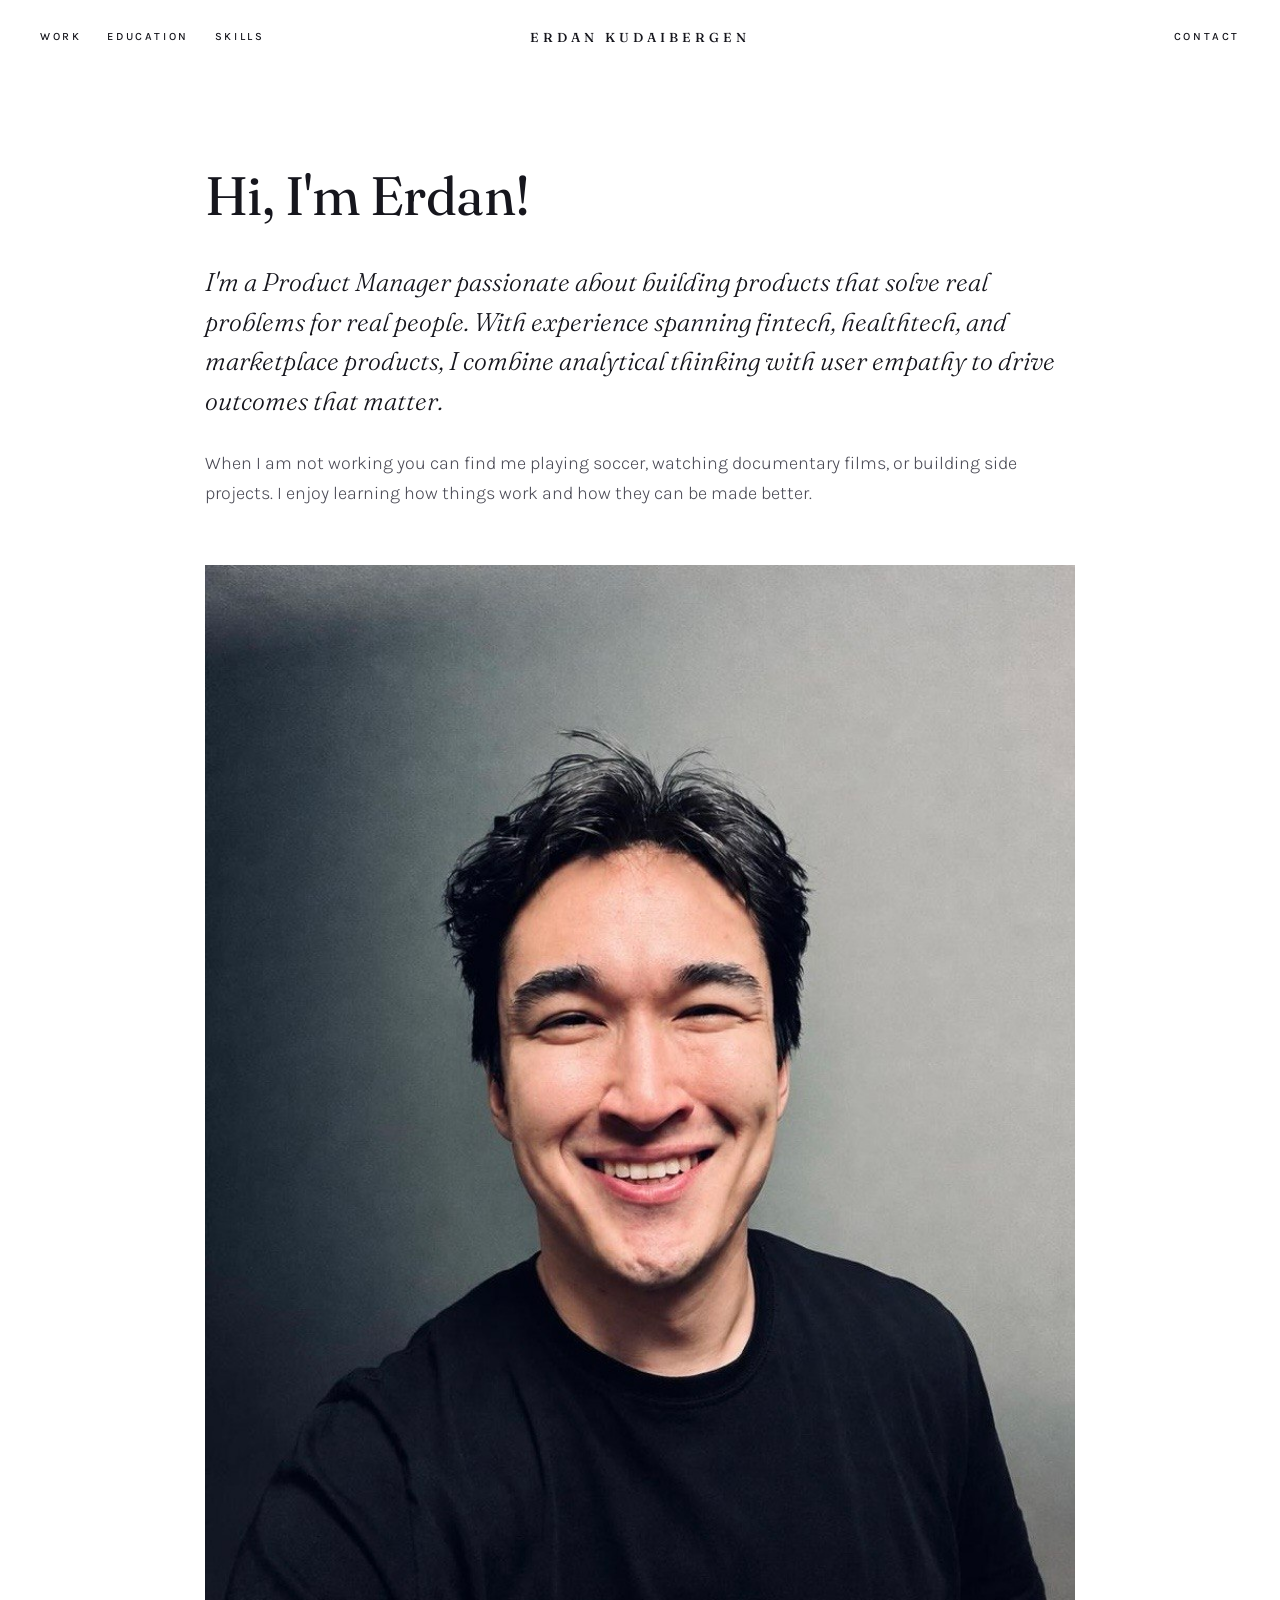
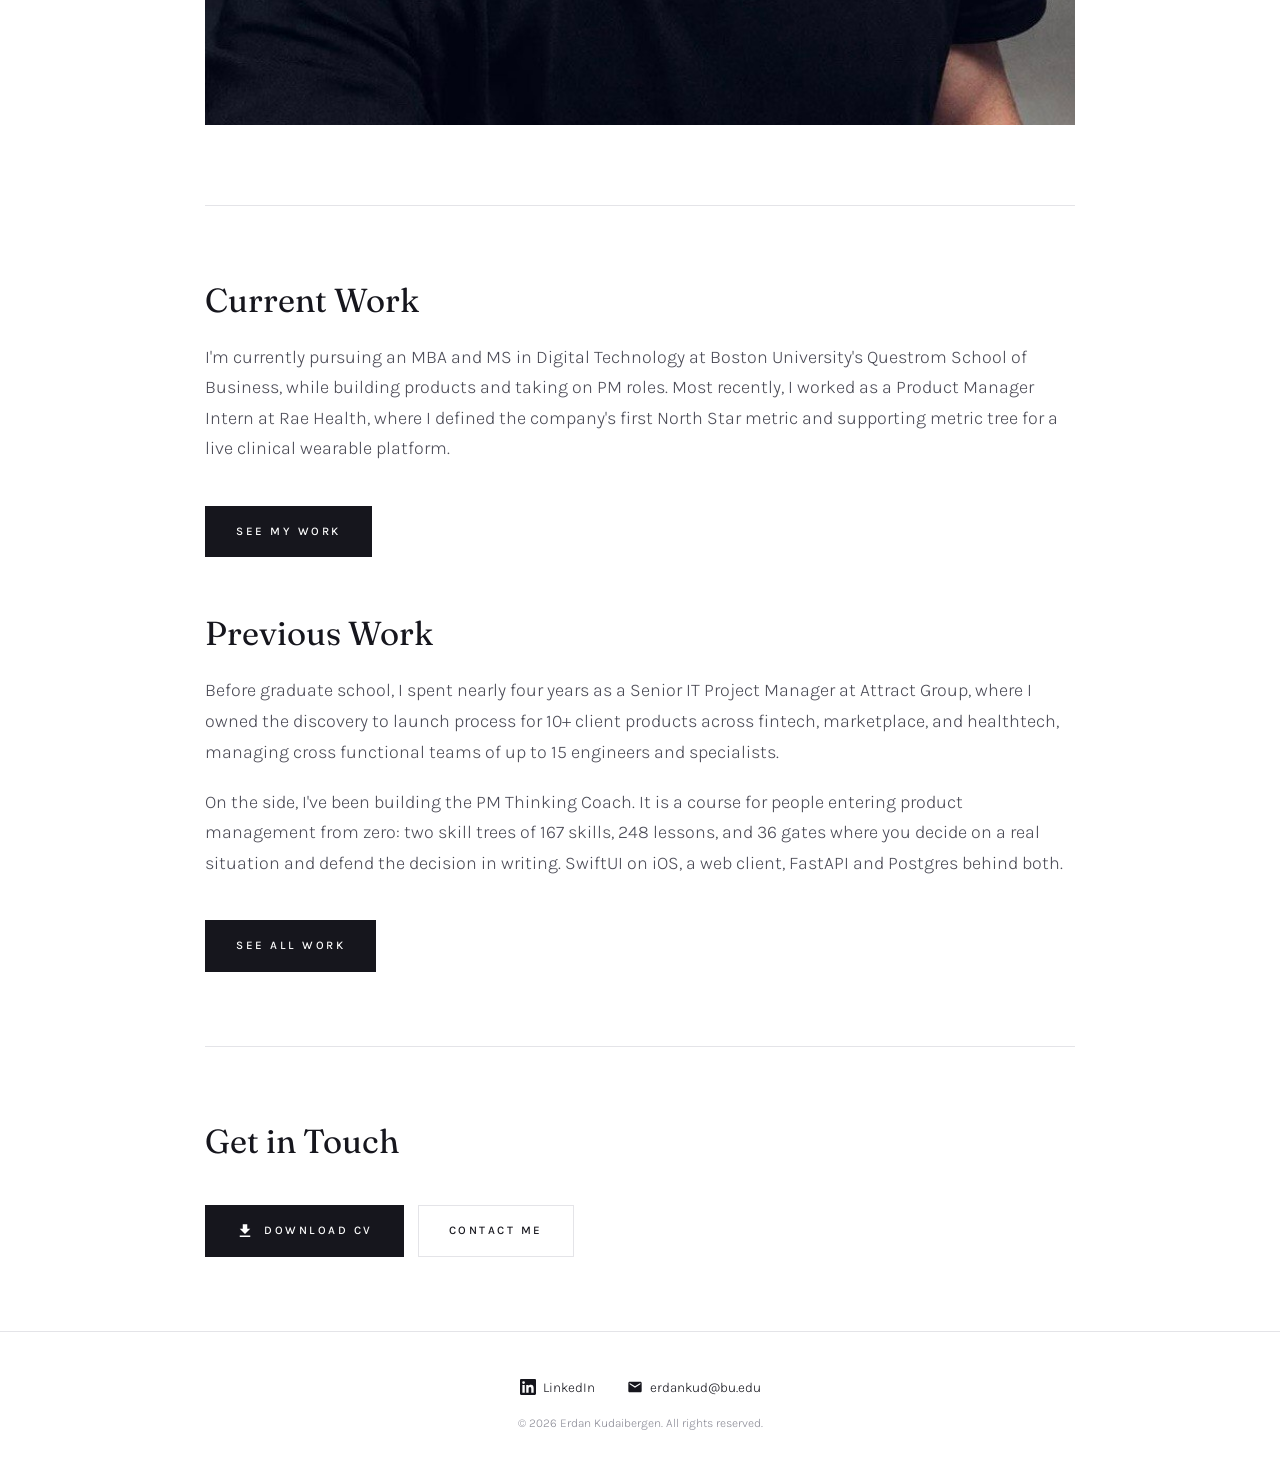
<file: index.html>
<!DOCTYPE html>
<html lang="en">
<head>
    <meta charset="UTF-8">
    <meta name="viewport" content="width=device-width, initial-scale=1.0">
    <title>Erdan Kudaibergen</title>
    <link rel="preconnect" href="https://fonts.googleapis.com">
    <link rel="preconnect" href="https://fonts.gstatic.com" crossorigin>
    <link href="https://fonts.googleapis.com/css2?family=Fraunces:ital,opsz,wght@0,9..144,300..700;1,9..144,300..600&family=Karla:ital,wght@0,300..600;1,300..500&display=swap" rel="stylesheet">
    <link rel="stylesheet" href="style.css?v=9">
</head>
<body>

    <nav>
        <div class="nav-group nav-left">
            <a href="work.html">Work</a>
            <a href="education.html">Education</a>
            <a href="skills.html">Skills</a>
        </div>
        <a href="index.html" class="nav-center">Erdan Kudaibergen</a>
        <div class="nav-group nav-right">
            <a href="contact.html">Contact</a>
        </div>
    </nav>

    <div class="page">

    <section class="hero">
        <h1>Hi, I'm Erdan!</h1>
        <p class="intro">I'm a Product Manager passionate about building products that solve real problems for real people. With experience spanning fintech, healthtech, and marketplace products, I combine analytical thinking with user empathy to drive outcomes that matter.</p>
        <p class="personal">When I am not working you can find me playing soccer, watching documentary films, or building side projects. I enjoy learning how things work and how they can be made better.</p>
        <div class="hero-photo">
            <img src="photo.jpg" alt="Photo of Erdan Kudaibergen">
        </div>
    </section>

    <hr class="rule">

    <section class="prose">
        <h2>Current Work</h2>
        <p>I'm currently pursuing an MBA and MS in Digital Technology at Boston University's Questrom School of Business, while building products and taking on PM roles. Most recently, I worked as a Product Manager Intern at Rae Health, where I defined the company's first North Star metric and supporting metric tree for a live clinical wearable platform.</p>
        <a href="work.html" class="btn">See My Work</a>

        <h2>Previous Work</h2>
        <p>Before graduate school, I spent nearly four years as a Senior IT Project Manager at Attract Group, where I owned the discovery to launch process for 10+ client products across fintech, marketplace, and healthtech, managing cross functional teams of up to 15 engineers and specialists.</p>
        <p>On the side, I've been building the PM Thinking Coach. It is a course for people entering product management from zero: two skill trees of 167 skills, 248 lessons, and 36 gates where you decide on a real situation and defend the decision in writing. SwiftUI on iOS, a web client, FastAPI and Postgres behind both.</p>
        <a href="work.html" class="btn">See All Work</a>
    </section>

    <hr class="rule">

    <section class="prose">
        <h2>Get in Touch</h2>
        <div class="button-row">
            <a href="CV.pdf" class="btn" download>
                <svg width="18" height="18" viewBox="0 0 24 24" fill="currentColor"><path d="M19 9h-4V3H9v6H5l7 7 7-7zM5 18v2h14v-2H5z"/></svg>
                Download CV
            </a>
            <a href="contact.html" class="btn btn-quiet">Contact Me</a>
        </div>
    </section>
    </div>

    <footer>
        <div class="footer-links">
            <a href="https://www.linkedin.com/in/erdan-kudaibergen/" target="_blank" rel="noopener">
                <svg width="16" height="16" viewBox="0 0 24 24" fill="currentColor"><path d="M20.447 20.452h-3.554v-5.569c0-1.328-.027-3.037-1.852-3.037-1.853 0-2.136 1.445-2.136 2.939v5.667H9.351V9h3.414v1.561h.046c.477-.9 1.637-1.85 3.37-1.85 3.601 0 4.267 2.37 4.267 5.455v6.286zM5.337 7.433a2.062 2.062 0 01-2.063-2.065 2.064 2.064 0 112.063 2.065zm1.782 13.019H3.555V9h3.564v11.452zM22.225 0H1.771C.792 0 0 .774 0 1.729v20.542C0 23.227.792 24 1.771 24h20.451C23.2 24 24 23.227 24 22.271V1.729C24 .774 23.2 0 22.222 0h.003z"/></svg>
                LinkedIn
            </a>
            <a href="mailto:erdankud@bu.edu">
                <svg width="16" height="16" viewBox="0 0 24 24" fill="currentColor"><path d="M20 4H4c-1.1 0-2 .9-2 2v12c0 1.1.9 2 2 2h16c1.1 0 2-.9 2-2V6c0-1.1-.9-2-2-2zm0 4l-8 5-8-5V6l8 5 8-5v2z"/></svg>
                erdankud@bu.edu
            </a>
        </div>
        <p class="copyright">© 2026 Erdan Kudaibergen. All rights reserved.</p>
    </footer>

    <script src="transitions.js?v=9"></script>
</body>
</html>
</file>
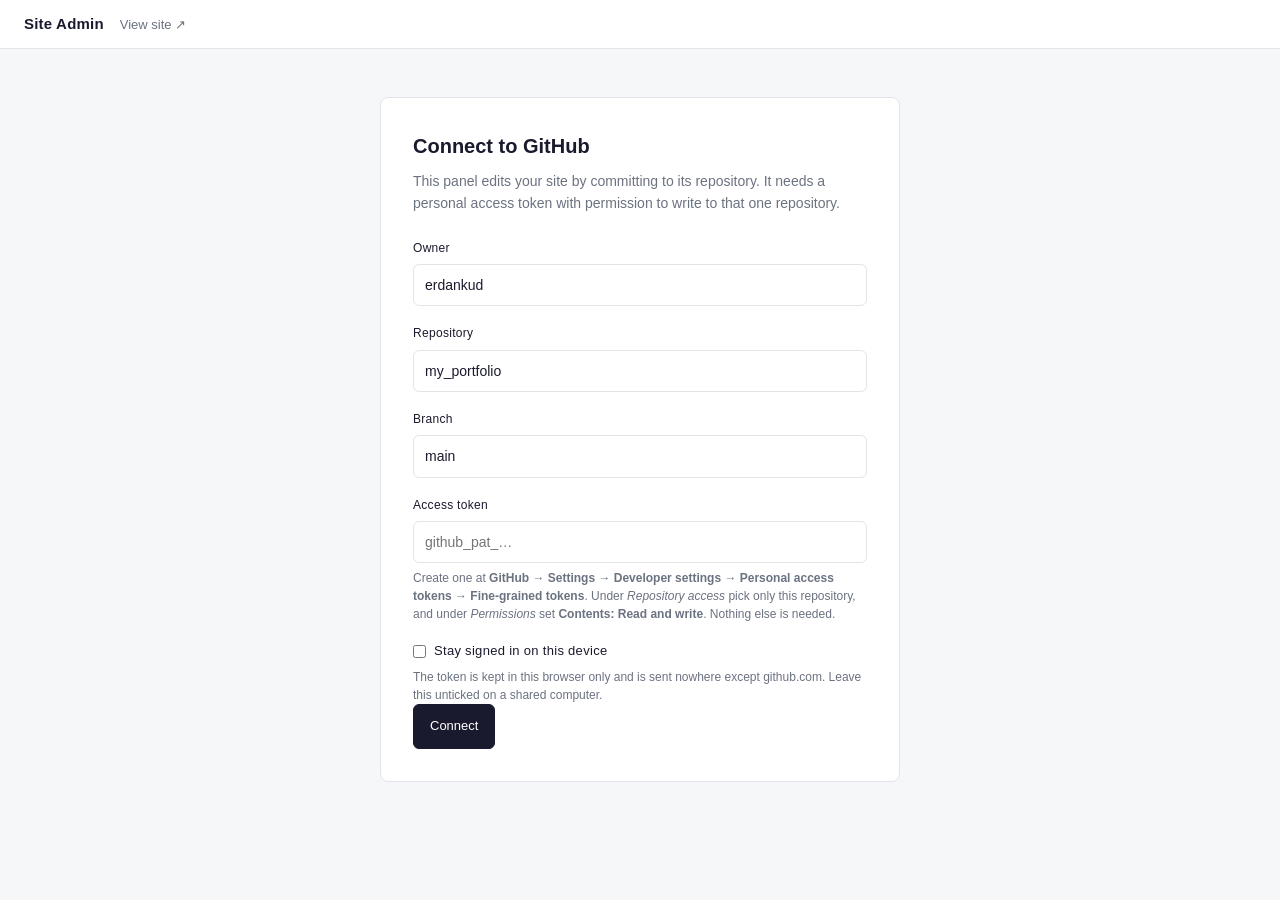
<file: admin/index.html>
<!DOCTYPE html>
<html lang="en">
<head>
    <meta charset="UTF-8">
    <meta name="viewport" content="width=device-width, initial-scale=1.0">
    <meta name="robots" content="noindex, nofollow">
    <title>Site Admin — Erdan Kudaibergen</title>
    <link rel="stylesheet" href="admin.css">
</head>
<body data-connected="false">

<header class="topbar">
    <div class="brand">
        <strong>Site Admin</strong>
        <a id="site-link" href="#" target="_blank" rel="noopener">View site ↗</a>
    </div>
    <div class="topbar-right">
        <span id="connected-as" class="muted"></span>
        <button type="button" id="disconnect" class="ghost">Sign out</button>
    </div>
</header>

<!-- Sign-in ------------------------------------------------------------- -->
<main id="signin" class="signin">
    <form id="connect-form" class="card-panel">
        <h1>Connect to GitHub</h1>
        <p class="lead">
            This panel edits your site by committing to its repository. It needs a
            personal access token with permission to write to that one repository.
        </p>

        <div class="field">
            <label for="f-owner">Owner</label>
            <input type="text" id="f-owner" autocomplete="off" spellcheck="false">
        </div>
        <div class="field">
            <label for="f-repo">Repository</label>
            <input type="text" id="f-repo" autocomplete="off" spellcheck="false">
        </div>
        <div class="field">
            <label for="f-branch">Branch</label>
            <input type="text" id="f-branch" autocomplete="off" spellcheck="false">
        </div>
        <div class="field">
            <label for="f-token">Access token</label>
            <input type="password" id="f-token" autocomplete="off" spellcheck="false"
                   placeholder="github_pat_…">
            <p class="hint">
                Create one at <strong>GitHub → Settings → Developer settings → Personal
                access tokens → Fine-grained tokens</strong>. Under
                <em>Repository access</em> pick only this repository, and under
                <em>Permissions</em> set <strong>Contents: Read and write</strong>.
                Nothing else is needed.
            </p>
        </div>

        <label class="check">
            <input type="checkbox" id="f-remember">
            Stay signed in on this device
        </label>
        <p class="hint">
            The token is kept in this browser only and is sent nowhere except
            github.com. Leave this unticked on a shared computer.
        </p>

        <button type="submit" class="primary">Connect</button>
        <p id="status-connect" class="status" hidden></p>
    </form>
</main>

<!-- Editor -------------------------------------------------------------- -->
<main id="editor" class="editor">
    <nav class="tabs">
        <button type="button" class="tab active" data-panel="home">Home</button>
        <button type="button" class="tab" data-panel="work">Work</button>
        <button type="button" class="tab" data-panel="education">Education</button>
        <button type="button" class="tab" data-panel="skills">Skills</button>
        <button type="button" class="tab" data-panel="site">Site &amp; contact</button>
    </nav>

    <section class="panels">
        <div id="panel-home" class="panel active"></div>
        <div id="panel-work" class="panel"></div>
        <div id="panel-education" class="panel"></div>
        <div id="panel-skills" class="panel"></div>
        <div id="panel-site" class="panel"></div>
    </section>

    <aside class="actions">
        <div class="actions-inner">
            <span id="dirty-flag" class="badge warn" hidden>Unpublished changes</span>

            <div class="field">
                <label for="preview-page">Preview</label>
                <div class="row">
                    <select id="preview-page">
                        <option value="index.html">Home</option>
                        <option value="work.html">Work</option>
                        <option value="contact.html">Contact</option>
                    </select>
                    <button type="button" id="preview">Open</button>
                </div>
            </div>

            <div class="field">
                <label for="commit-message">Change note (optional)</label>
                <input type="text" id="commit-message"
                       placeholder="Update site content from the admin panel">
            </div>

            <button type="button" id="publish" class="primary" disabled>Publish to site</button>
            <button type="button" id="download" class="ghost">Download files instead</button>
            <p id="status-publish" class="status" hidden></p>
        </div>
    </aside>
</main>

<dialog id="preview-dialog">
    <div class="preview-head">
        <strong>Preview</strong>
        <button type="button" id="close-preview">Close</button>
    </div>
    <iframe id="preview-frame" title="Site preview"></iframe>
</dialog>

<!-- Versioned so the panel can never run a cached older build of itself.
     Bump this and the templates.js import inside admin.js together. -->
<script type="module" src="admin.js?v=1"></script>
</body>
</html>
</file>
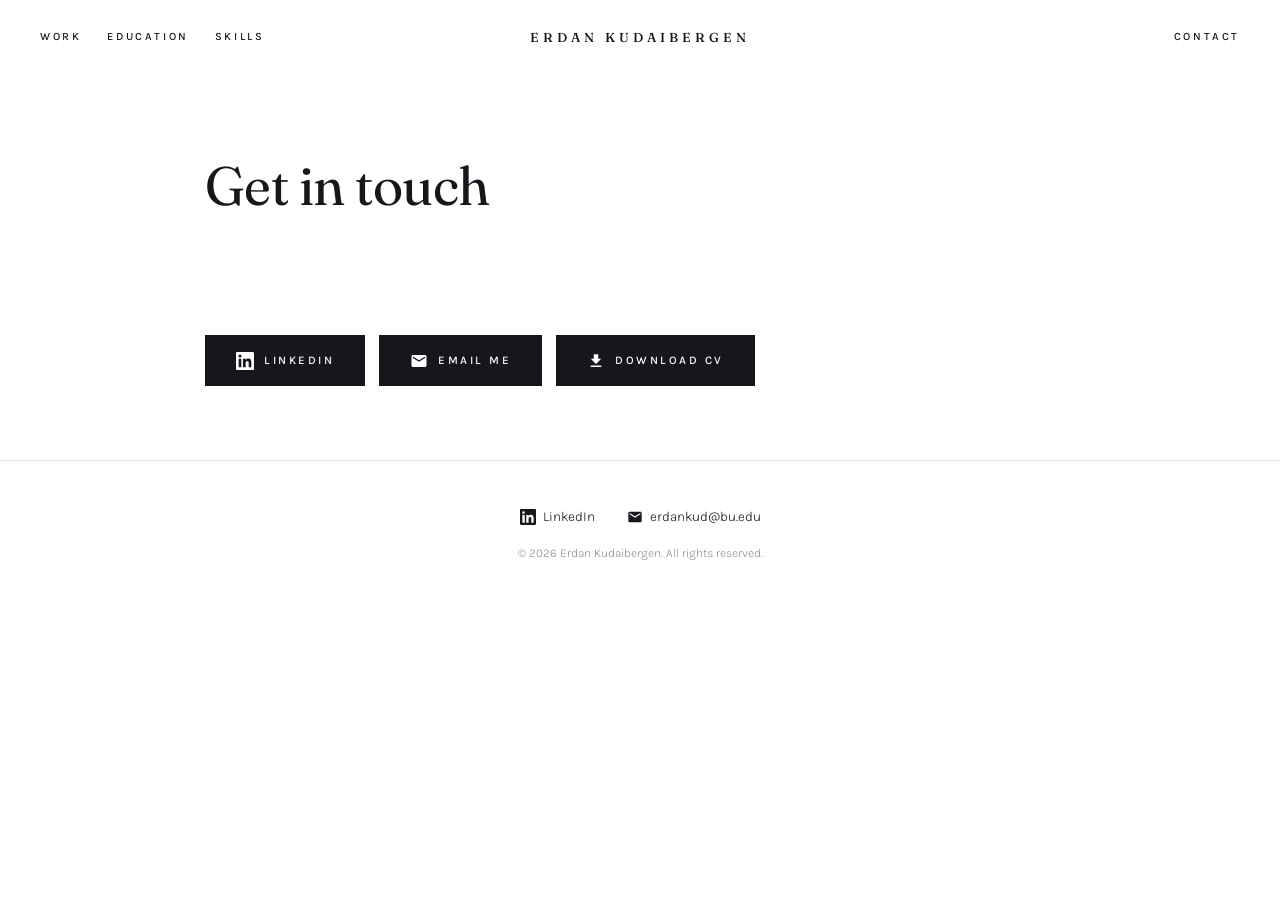
<file: contact.html>
<!DOCTYPE html>
<html lang="en">
<head>
    <meta charset="UTF-8">
    <meta name="viewport" content="width=device-width, initial-scale=1.0">
    <title>Contact — Erdan Kudaibergen</title>
    <link rel="preconnect" href="https://fonts.googleapis.com">
    <link rel="preconnect" href="https://fonts.gstatic.com" crossorigin>
    <link href="https://fonts.googleapis.com/css2?family=Fraunces:ital,opsz,wght@0,9..144,300..700;1,9..144,300..600&family=Karla:ital,wght@0,300..600;1,300..500&display=swap" rel="stylesheet">
    <link rel="stylesheet" href="style.css?v=9">
</head>
<body>

    <nav>
        <div class="nav-group nav-left">
            <a href="work.html">Work</a>
            <a href="education.html">Education</a>
            <a href="skills.html">Skills</a>
        </div>
        <a href="index.html" class="nav-center">Erdan Kudaibergen</a>
        <div class="nav-group nav-right">
            <a href="contact.html">Contact</a>
        </div>
    </nav>

    <div class="page">

    <header class="page-header">
        <h1>Get in touch</h1>
    </header>

    <section class="prose">
        <div class="button-row">
            <a href="https://www.linkedin.com/in/erdan-kudaibergen/" class="btn" target="_blank" rel="noopener">
                <svg width="18" height="18" viewBox="0 0 24 24" fill="currentColor"><path d="M20.447 20.452h-3.554v-5.569c0-1.328-.027-3.037-1.852-3.037-1.853 0-2.136 1.445-2.136 2.939v5.667H9.351V9h3.414v1.561h.046c.477-.9 1.637-1.85 3.37-1.85 3.601 0 4.267 2.37 4.267 5.455v6.286zM5.337 7.433a2.062 2.062 0 01-2.063-2.065 2.064 2.064 0 112.063 2.065zm1.782 13.019H3.555V9h3.564v11.452zM22.225 0H1.771C.792 0 0 .774 0 1.729v20.542C0 23.227.792 24 1.771 24h20.451C23.2 24 24 23.227 24 22.271V1.729C24 .774 23.2 0 22.222 0h.003z"/></svg>
                LinkedIn
            </a>
            <a href="mailto:erdankud@bu.edu" class="btn">
                <svg width="18" height="18" viewBox="0 0 24 24" fill="currentColor"><path d="M20 4H4c-1.1 0-2 .9-2 2v12c0 1.1.9 2 2 2h16c1.1 0 2-.9 2-2V6c0-1.1-.9-2-2-2zm0 4l-8 5-8-5V6l8 5 8-5v2z"/></svg>
                Email Me
            </a>
            <a href="CV.pdf" class="btn" download>
                <svg width="18" height="18" viewBox="0 0 24 24" fill="currentColor"><path d="M19 9h-4V3H9v6H5l7 7 7-7zM5 18v2h14v-2H5z"/></svg>
                Download CV
            </a>
        </div>
    </section>
    </div>

    <footer>
        <div class="footer-links">
            <a href="https://www.linkedin.com/in/erdan-kudaibergen/" target="_blank" rel="noopener">
                <svg width="16" height="16" viewBox="0 0 24 24" fill="currentColor"><path d="M20.447 20.452h-3.554v-5.569c0-1.328-.027-3.037-1.852-3.037-1.853 0-2.136 1.445-2.136 2.939v5.667H9.351V9h3.414v1.561h.046c.477-.9 1.637-1.85 3.37-1.85 3.601 0 4.267 2.37 4.267 5.455v6.286zM5.337 7.433a2.062 2.062 0 01-2.063-2.065 2.064 2.064 0 112.063 2.065zm1.782 13.019H3.555V9h3.564v11.452zM22.225 0H1.771C.792 0 0 .774 0 1.729v20.542C0 23.227.792 24 1.771 24h20.451C23.2 24 24 23.227 24 22.271V1.729C24 .774 23.2 0 22.222 0h.003z"/></svg>
                LinkedIn
            </a>
            <a href="mailto:erdankud@bu.edu">
                <svg width="16" height="16" viewBox="0 0 24 24" fill="currentColor"><path d="M20 4H4c-1.1 0-2 .9-2 2v12c0 1.1.9 2 2 2h16c1.1 0 2-.9 2-2V6c0-1.1-.9-2-2-2zm0 4l-8 5-8-5V6l8 5 8-5v2z"/></svg>
                erdankud@bu.edu
            </a>
        </div>
        <p class="copyright">© 2026 Erdan Kudaibergen. All rights reserved.</p>
    </footer>

    <script src="transitions.js?v=9"></script>
</body>
</html>
</file>
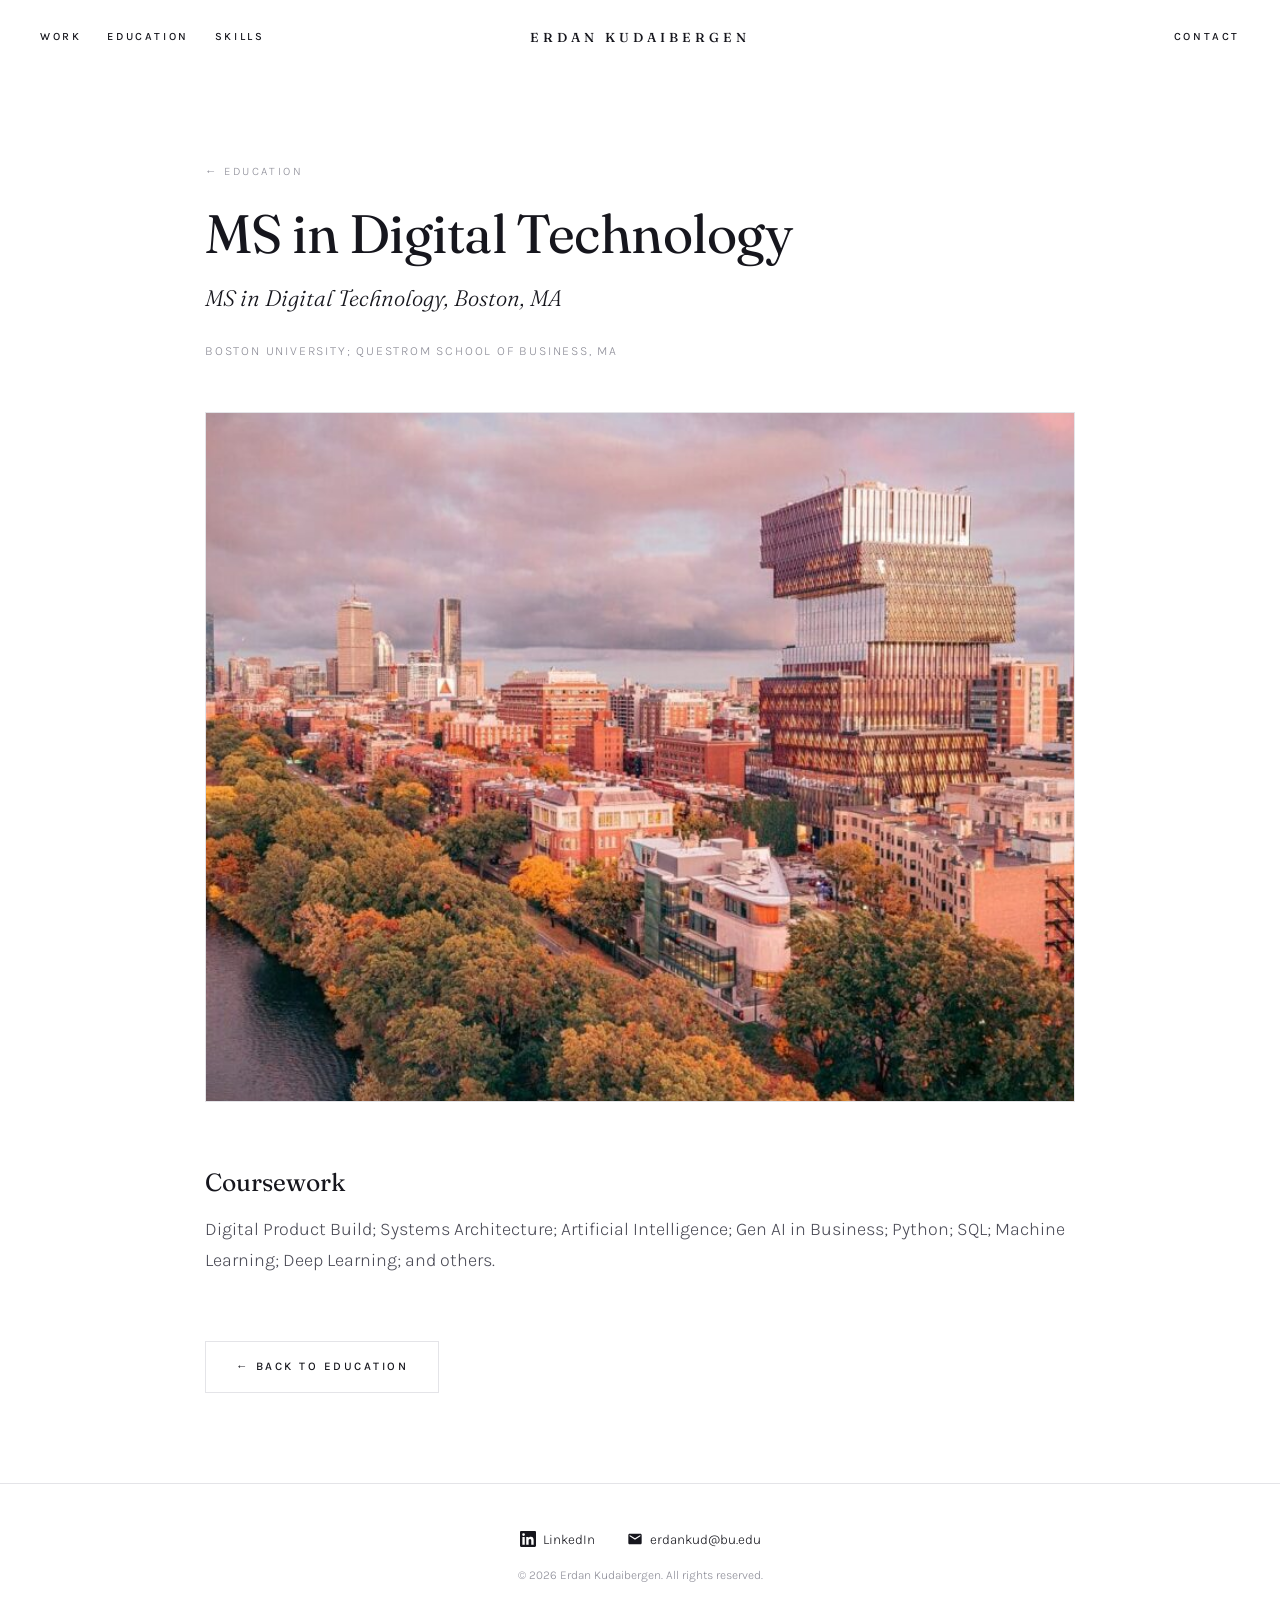
<file: education-boston-university-msdt.html>
<!DOCTYPE html>
<html lang="en">
<head>
    <meta charset="UTF-8">
    <meta name="viewport" content="width=device-width, initial-scale=1.0">
    <title>MS in Digital Technology  — Erdan Kudaibergen</title>
    <link rel="preconnect" href="https://fonts.googleapis.com">
    <link rel="preconnect" href="https://fonts.gstatic.com" crossorigin>
    <link href="https://fonts.googleapis.com/css2?family=Fraunces:ital,opsz,wght@0,9..144,300..700;1,9..144,300..600&family=Karla:ital,wght@0,300..600;1,300..500&display=swap" rel="stylesheet">
    <link rel="stylesheet" href="style.css?v=9">
</head>
<body>

    <nav>
        <div class="nav-group nav-left">
            <a href="work.html">Work</a>
            <a href="education.html">Education</a>
            <a href="skills.html">Skills</a>
        </div>
        <a href="index.html" class="nav-center">Erdan Kudaibergen</a>
        <div class="nav-group nav-right">
            <a href="contact.html">Contact</a>
        </div>
    </nav>

    <div class="page">

    <header class="page-header detail-header">
        <a class="back-link" href="education.html">← Education</a>
        <h1>MS in Digital Technology </h1>
        <p class="tagline">MS in Digital Technology, Boston, MA</p>
        <p class="detail-meta">Boston University; Questrom School of Business, MA</p>
    </header>

    <figure class="detail-hero">
        <img src="BOSTON-UNIVERSITY-CAMPUS-ALONG-CHARLES-RIVER-0983-resize-1400x788-1-768x609.jpg" alt="MS in Digital Technology ">
    </figure>

    <div class="detail-body">
        <section class="detail-section">
            <h2>Coursework</h2>
            <p>Digital Product Build; Systems Architecture; Artificial Intelligence; Gen AI in Business; Python; SQL; Machine Learning; Deep Learning; and others.</p>
        </section>
    </div>

    <div class="detail-footer">
        <a class="btn btn-quiet" href="education.html">← Back to Education</a>
    </div>
    </div>

    <footer>
        <div class="footer-links">
            <a href="https://www.linkedin.com/in/erdan-kudaibergen/" target="_blank" rel="noopener">
                <svg width="16" height="16" viewBox="0 0 24 24" fill="currentColor"><path d="M20.447 20.452h-3.554v-5.569c0-1.328-.027-3.037-1.852-3.037-1.853 0-2.136 1.445-2.136 2.939v5.667H9.351V9h3.414v1.561h.046c.477-.9 1.637-1.85 3.37-1.85 3.601 0 4.267 2.37 4.267 5.455v6.286zM5.337 7.433a2.062 2.062 0 01-2.063-2.065 2.064 2.064 0 112.063 2.065zm1.782 13.019H3.555V9h3.564v11.452zM22.225 0H1.771C.792 0 0 .774 0 1.729v20.542C0 23.227.792 24 1.771 24h20.451C23.2 24 24 23.227 24 22.271V1.729C24 .774 23.2 0 22.222 0h.003z"/></svg>
                LinkedIn
            </a>
            <a href="mailto:erdankud@bu.edu">
                <svg width="16" height="16" viewBox="0 0 24 24" fill="currentColor"><path d="M20 4H4c-1.1 0-2 .9-2 2v12c0 1.1.9 2 2 2h16c1.1 0 2-.9 2-2V6c0-1.1-.9-2-2-2zm0 4l-8 5-8-5V6l8 5 8-5v2z"/></svg>
                erdankud@bu.edu
            </a>
        </div>
        <p class="copyright">© 2026 Erdan Kudaibergen. All rights reserved.</p>
    </footer>

    <script src="transitions.js?v=9"></script>
</body>
</html>
</file>
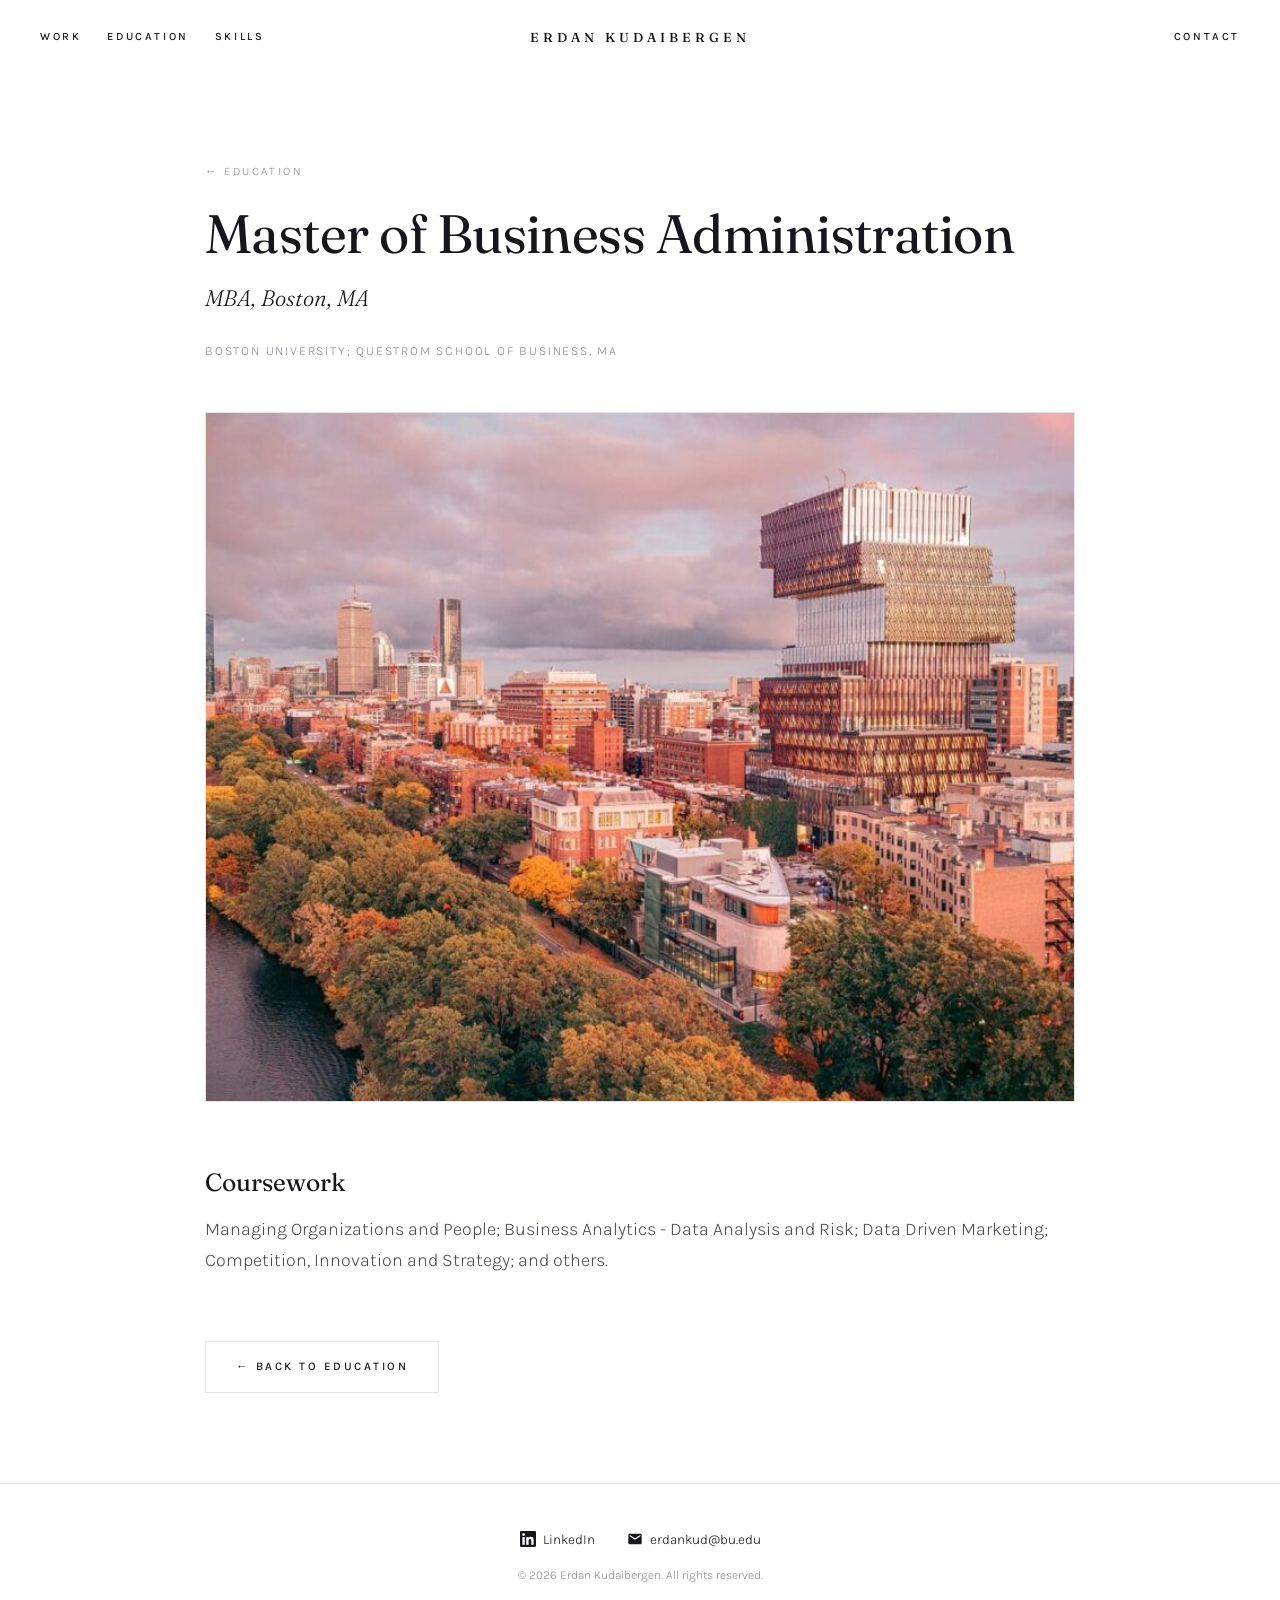
<file: education-boston-university.html>
<!DOCTYPE html>
<html lang="en">
<head>
    <meta charset="UTF-8">
    <meta name="viewport" content="width=device-width, initial-scale=1.0">
    <title>Master of Business Administration — Erdan Kudaibergen</title>
    <link rel="preconnect" href="https://fonts.googleapis.com">
    <link rel="preconnect" href="https://fonts.gstatic.com" crossorigin>
    <link href="https://fonts.googleapis.com/css2?family=Fraunces:ital,opsz,wght@0,9..144,300..700;1,9..144,300..600&family=Karla:ital,wght@0,300..600;1,300..500&display=swap" rel="stylesheet">
    <link rel="stylesheet" href="style.css?v=9">
</head>
<body>

    <nav>
        <div class="nav-group nav-left">
            <a href="work.html">Work</a>
            <a href="education.html">Education</a>
            <a href="skills.html">Skills</a>
        </div>
        <a href="index.html" class="nav-center">Erdan Kudaibergen</a>
        <div class="nav-group nav-right">
            <a href="contact.html">Contact</a>
        </div>
    </nav>

    <div class="page">

    <header class="page-header detail-header">
        <a class="back-link" href="education.html">← Education</a>
        <h1>Master of Business Administration</h1>
        <p class="tagline">MBA, Boston, MA</p>
        <p class="detail-meta">Boston University; Questrom School of Business, MA</p>
    </header>

    <figure class="detail-hero">
        <img src="BOSTON-UNIVERSITY-CAMPUS-ALONG-CHARLES-RIVER-0983-resize-1400x788-1-768x609.jpg" alt="Master of Business Administration">
    </figure>

    <div class="detail-body">
        <section class="detail-section">
            <h2>Coursework</h2>
            <p>Managing Organizations and People; Business Analytics - Data Analysis and Risk; Data Driven Marketing; Competition, Innovation and Strategy; and others.</p>
        </section>
    </div>

    <div class="detail-footer">
        <a class="btn btn-quiet" href="education.html">← Back to Education</a>
    </div>
    </div>

    <footer>
        <div class="footer-links">
            <a href="https://www.linkedin.com/in/erdan-kudaibergen/" target="_blank" rel="noopener">
                <svg width="16" height="16" viewBox="0 0 24 24" fill="currentColor"><path d="M20.447 20.452h-3.554v-5.569c0-1.328-.027-3.037-1.852-3.037-1.853 0-2.136 1.445-2.136 2.939v5.667H9.351V9h3.414v1.561h.046c.477-.9 1.637-1.85 3.37-1.85 3.601 0 4.267 2.37 4.267 5.455v6.286zM5.337 7.433a2.062 2.062 0 01-2.063-2.065 2.064 2.064 0 112.063 2.065zm1.782 13.019H3.555V9h3.564v11.452zM22.225 0H1.771C.792 0 0 .774 0 1.729v20.542C0 23.227.792 24 1.771 24h20.451C23.2 24 24 23.227 24 22.271V1.729C24 .774 23.2 0 22.222 0h.003z"/></svg>
                LinkedIn
            </a>
            <a href="mailto:erdankud@bu.edu">
                <svg width="16" height="16" viewBox="0 0 24 24" fill="currentColor"><path d="M20 4H4c-1.1 0-2 .9-2 2v12c0 1.1.9 2 2 2h16c1.1 0 2-.9 2-2V6c0-1.1-.9-2-2-2zm0 4l-8 5-8-5V6l8 5 8-5v2z"/></svg>
                erdankud@bu.edu
            </a>
        </div>
        <p class="copyright">© 2026 Erdan Kudaibergen. All rights reserved.</p>
    </footer>

    <script src="transitions.js?v=9"></script>
</body>
</html>
</file>
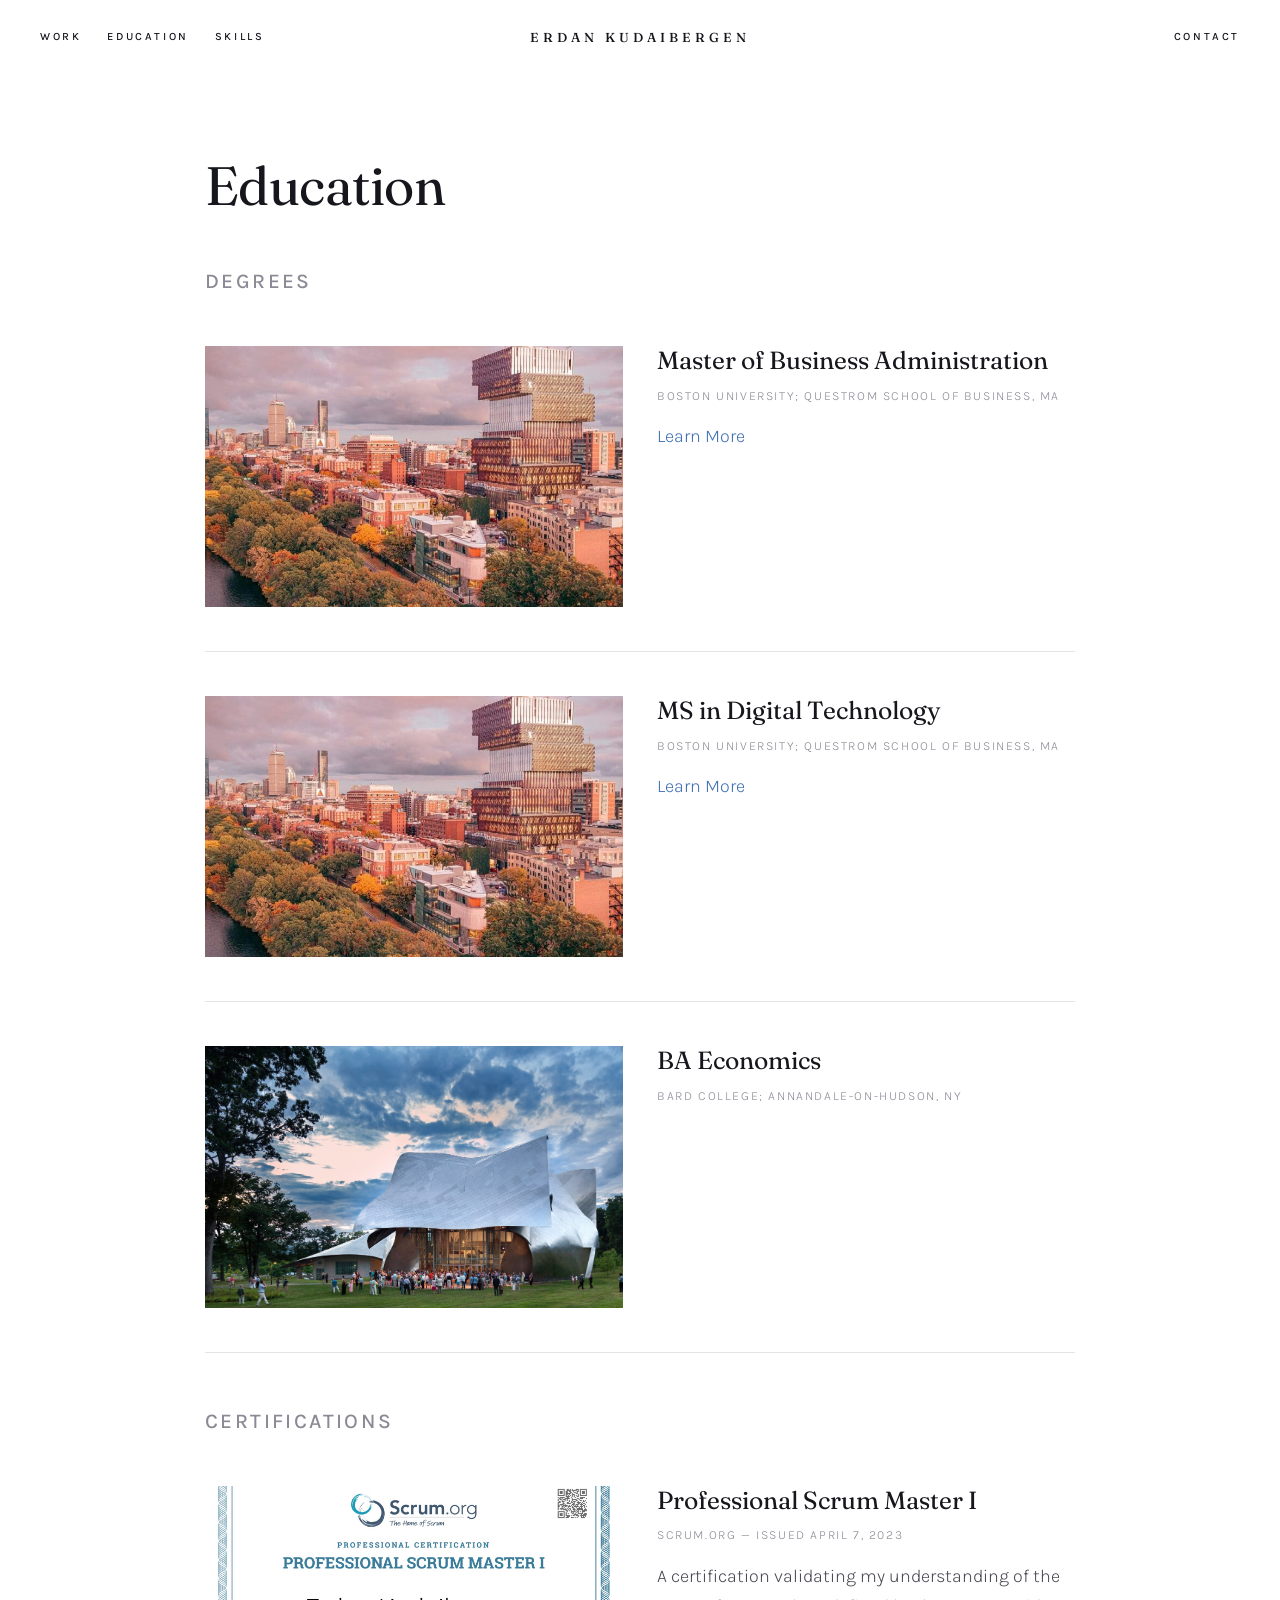
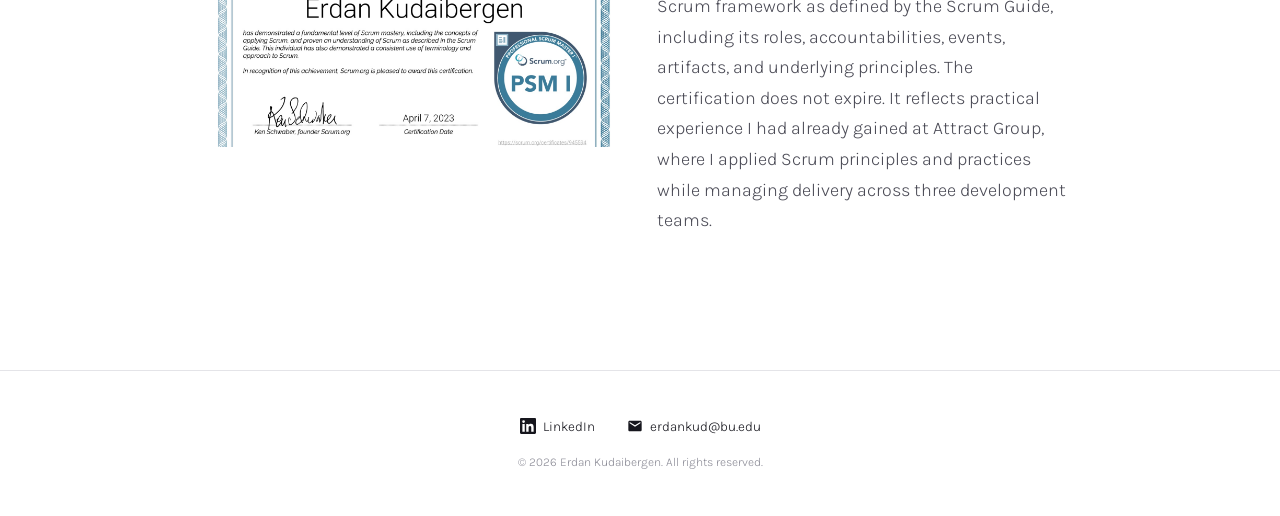
<file: education.html>
<!DOCTYPE html>
<html lang="en">
<head>
    <meta charset="UTF-8">
    <meta name="viewport" content="width=device-width, initial-scale=1.0">
    <title>Education — Erdan Kudaibergen</title>
    <link rel="preconnect" href="https://fonts.googleapis.com">
    <link rel="preconnect" href="https://fonts.gstatic.com" crossorigin>
    <link href="https://fonts.googleapis.com/css2?family=Fraunces:ital,opsz,wght@0,9..144,300..700;1,9..144,300..600&family=Karla:ital,wght@0,300..600;1,300..500&display=swap" rel="stylesheet">
    <link rel="stylesheet" href="style.css?v=9">
</head>
<body>

    <nav>
        <div class="nav-group nav-left">
            <a href="work.html">Work</a>
            <a href="education.html">Education</a>
            <a href="skills.html">Skills</a>
        </div>
        <a href="index.html" class="nav-center">Erdan Kudaibergen</a>
        <div class="nav-group nav-right">
            <a href="contact.html">Contact</a>
        </div>
    </nav>

    <div class="page">

    <header class="page-header">
        <h1>Education</h1>
    </header>

    <section class="cards">
        <h2 class="group-heading">Degrees</h2>
            <article class="card">
                <div class="card-media">
                    <img src="BOSTON-UNIVERSITY-CAMPUS-ALONG-CHARLES-RIVER-0983-resize-1400x788-1-768x609.jpg" alt="Master of Business Administration" loading="lazy">
                </div>
                <div class="card-body">
                    <h3>Master of Business Administration</h3>
                    <p class="card-meta">Boston University; Questrom School of Business, MA</p>
                    <p class="card-links">
                        <a class="learn-more" href="education-boston-university.html">Learn More</a>
                    </p>
                </div>
            </article>
            <article class="card">
                <div class="card-media">
                    <img src="BOSTON-UNIVERSITY-CAMPUS-ALONG-CHARLES-RIVER-0983-resize-1400x788-1-768x609.jpg" alt="MS in Digital Technology " loading="lazy">
                </div>
                <div class="card-body">
                    <h3>MS in Digital Technology </h3>
                    <p class="card-meta">Boston University; Questrom School of Business, MA</p>
                    <p class="card-links">
                        <a class="learn-more" href="education-boston-university-msdt.html">Learn More</a>
                    </p>
                </div>
            </article>
            <article class="card">
                <div class="card-media">
                    <img src="bard.jpeg" alt="BA Economics" loading="lazy">
                </div>
                <div class="card-body">
                    <h3>BA Economics</h3>
                    <p class="card-meta">Bard College; Annandale-On-Hudson, NY</p>
                </div>
            </article>
        <h2 class="group-heading">Certifications</h2>
            <article class="card">
                <div class="card-media">
                    <img src="psm-i-certificate.jpg" alt="The Professional Scrum Master I certificate issued to Erdan Kudaibergen by Scrum.org on 7 April 2023" loading="lazy">
                </div>
                <div class="card-body">
                    <h3>Professional Scrum Master I</h3>
                    <p class="card-meta">Scrum.org — issued April 7, 2023</p>
                    <p class="card-summary">A certification validating my understanding of the Scrum framework as defined by the Scrum Guide, including its roles, accountabilities, events, artifacts, and underlying principles. The certification does not expire. It reflects practical experience I had already gained at Attract Group, where I applied Scrum principles and practices while managing delivery across three development teams.</p>
                </div>
            </article>
    </section>
    </div>

    <footer>
        <div class="footer-links">
            <a href="https://www.linkedin.com/in/erdan-kudaibergen/" target="_blank" rel="noopener">
                <svg width="16" height="16" viewBox="0 0 24 24" fill="currentColor"><path d="M20.447 20.452h-3.554v-5.569c0-1.328-.027-3.037-1.852-3.037-1.853 0-2.136 1.445-2.136 2.939v5.667H9.351V9h3.414v1.561h.046c.477-.9 1.637-1.85 3.37-1.85 3.601 0 4.267 2.37 4.267 5.455v6.286zM5.337 7.433a2.062 2.062 0 01-2.063-2.065 2.064 2.064 0 112.063 2.065zm1.782 13.019H3.555V9h3.564v11.452zM22.225 0H1.771C.792 0 0 .774 0 1.729v20.542C0 23.227.792 24 1.771 24h20.451C23.2 24 24 23.227 24 22.271V1.729C24 .774 23.2 0 22.222 0h.003z"/></svg>
                LinkedIn
            </a>
            <a href="mailto:erdankud@bu.edu">
                <svg width="16" height="16" viewBox="0 0 24 24" fill="currentColor"><path d="M20 4H4c-1.1 0-2 .9-2 2v12c0 1.1.9 2 2 2h16c1.1 0 2-.9 2-2V6c0-1.1-.9-2-2-2zm0 4l-8 5-8-5V6l8 5 8-5v2z"/></svg>
                erdankud@bu.edu
            </a>
        </div>
        <p class="copyright">© 2026 Erdan Kudaibergen. All rights reserved.</p>
    </footer>

    <script src="transitions.js?v=9"></script>
</body>
</html>
</file>
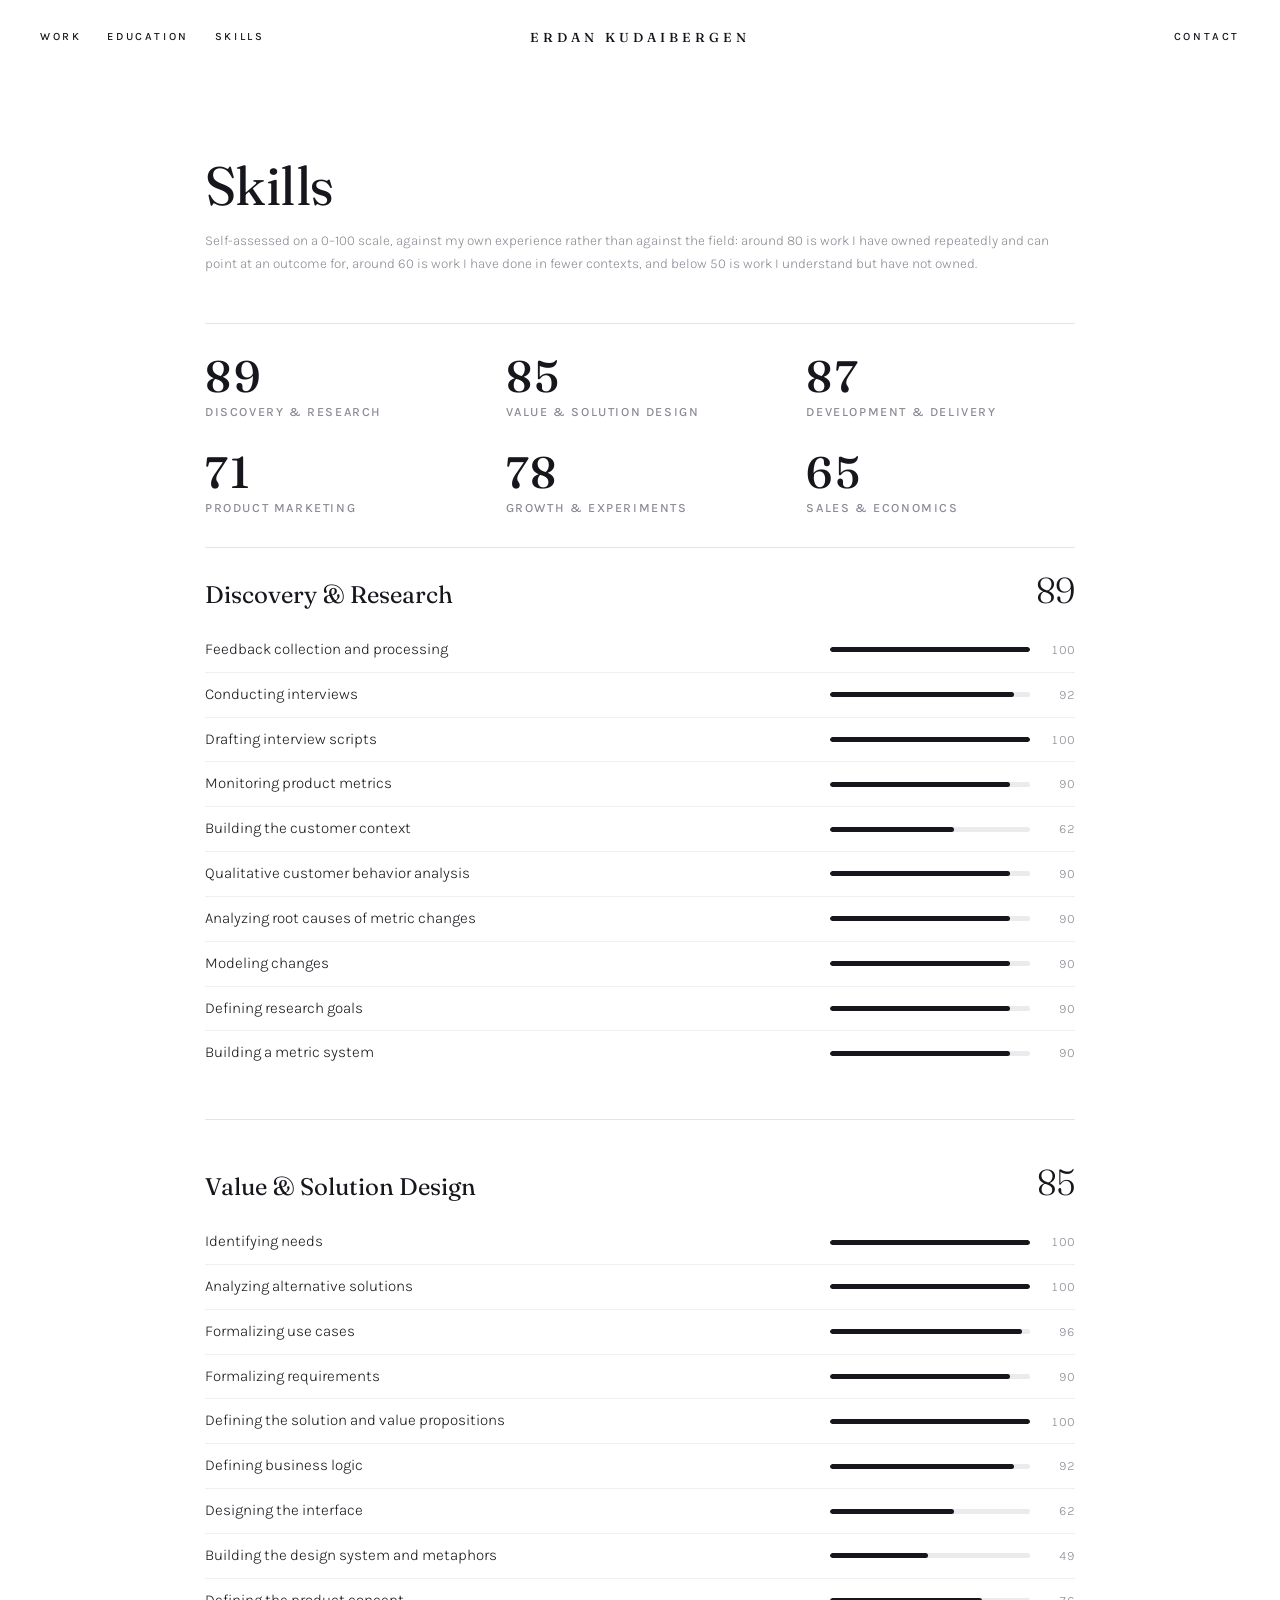
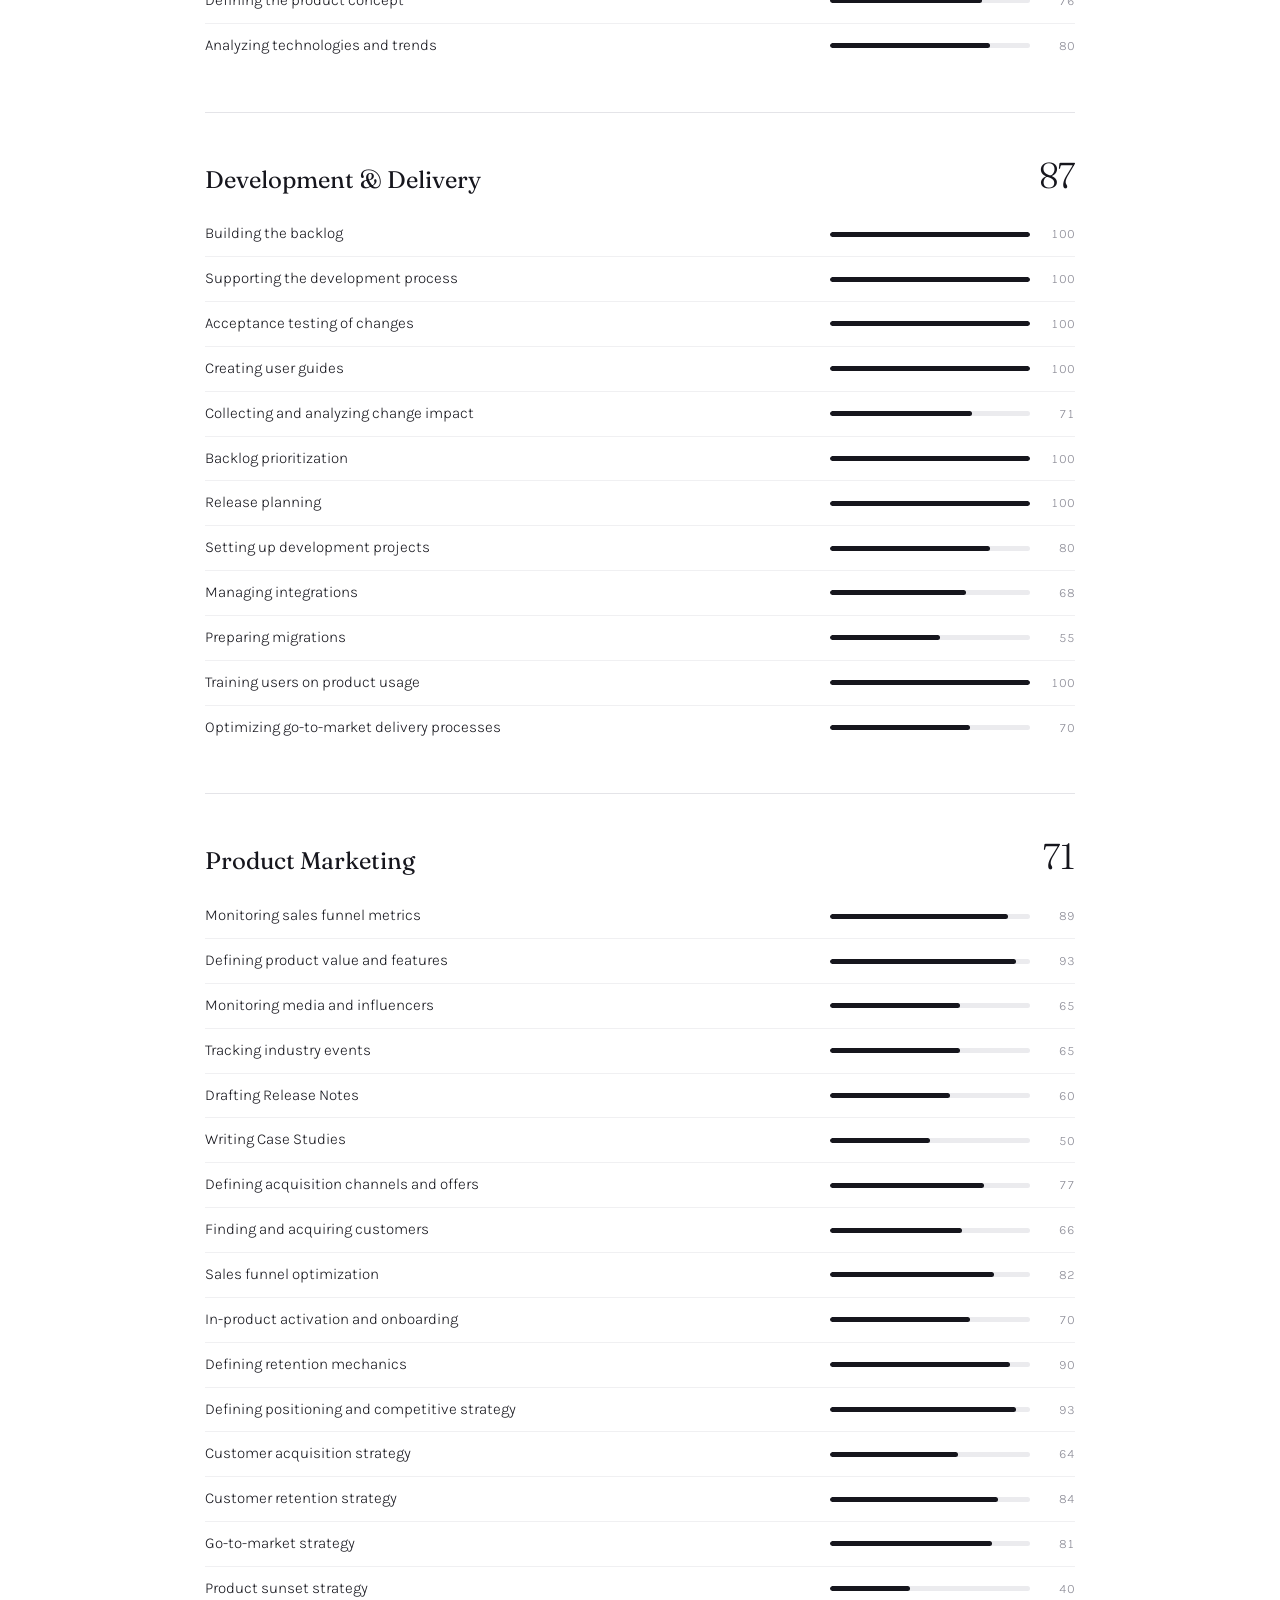
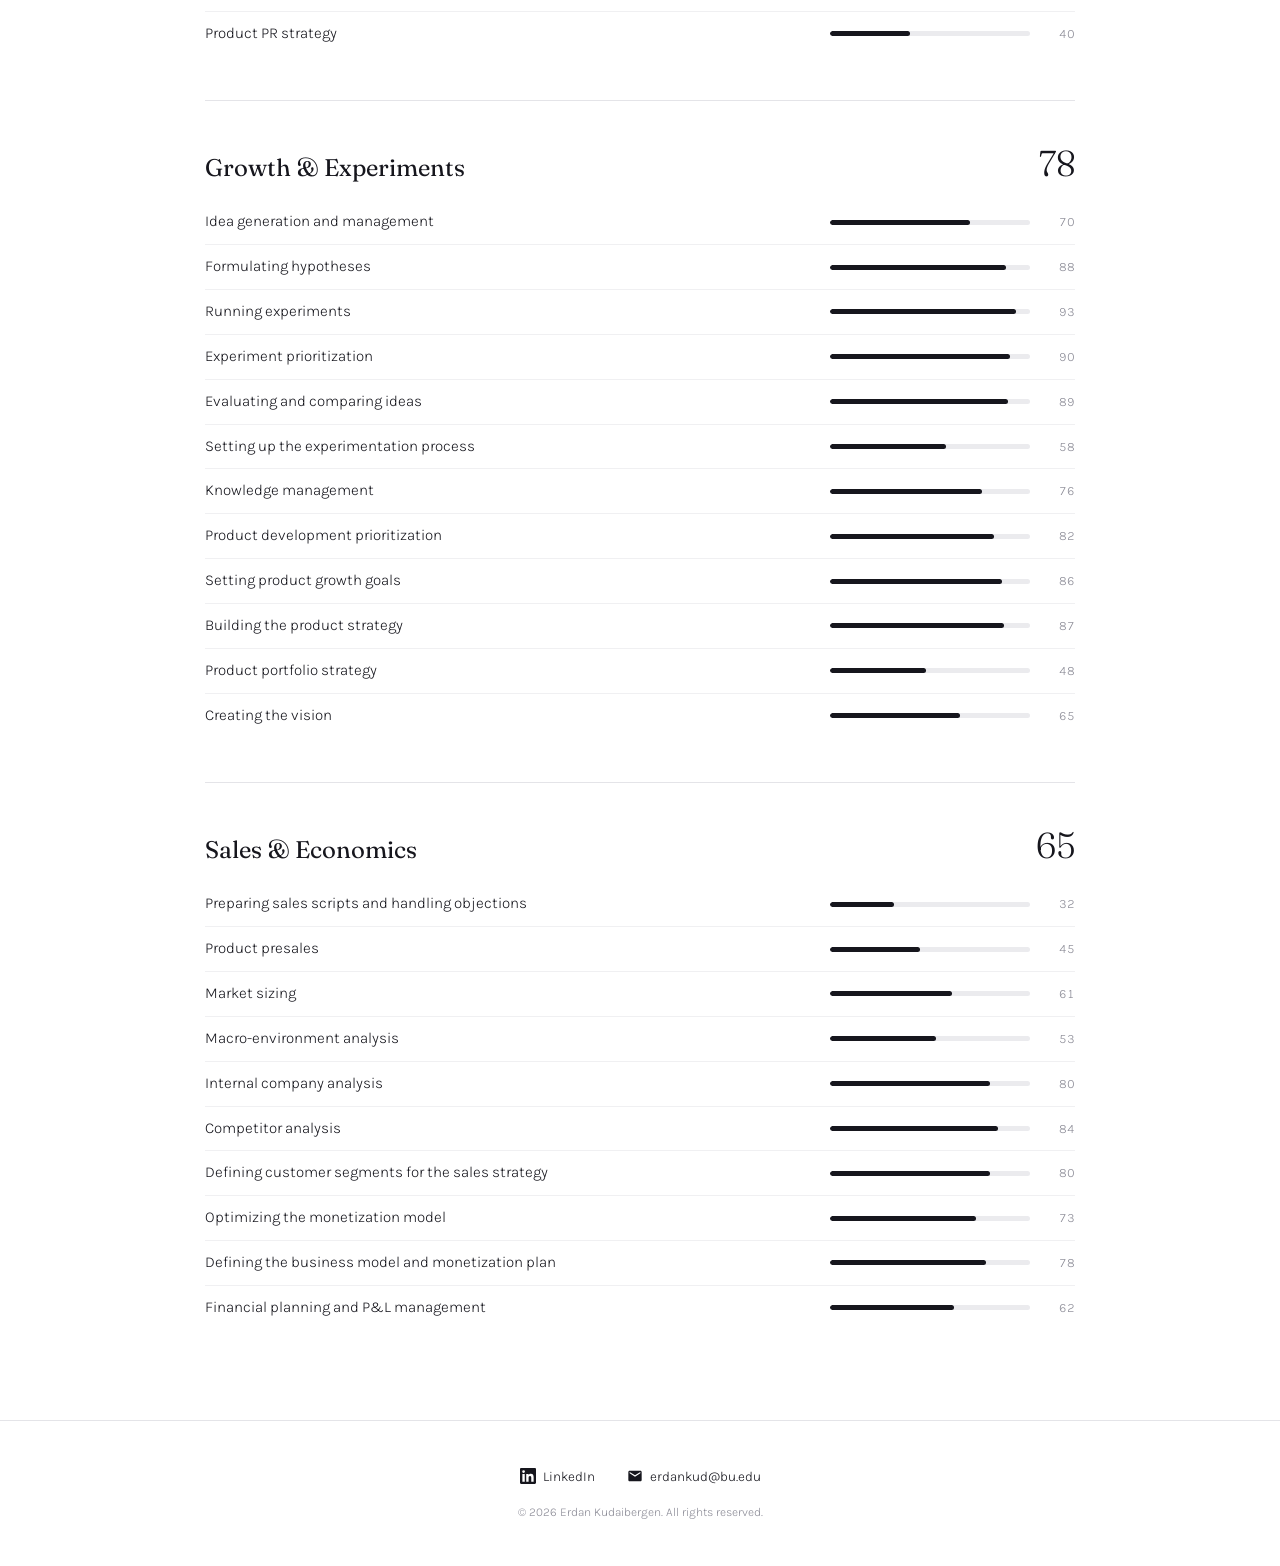
<file: skills.html>
<!DOCTYPE html>
<html lang="en">
<head>
    <meta charset="UTF-8">
    <meta name="viewport" content="width=device-width, initial-scale=1.0">
    <title>Skills — Erdan Kudaibergen</title>
    <link rel="preconnect" href="https://fonts.googleapis.com">
    <link rel="preconnect" href="https://fonts.gstatic.com" crossorigin>
    <link href="https://fonts.googleapis.com/css2?family=Fraunces:ital,opsz,wght@0,9..144,300..700;1,9..144,300..600&family=Karla:ital,wght@0,300..600;1,300..500&display=swap" rel="stylesheet">
    <link rel="stylesheet" href="style.css?v=9">
</head>
<body>

    <nav>
        <div class="nav-group nav-left">
            <a href="work.html">Work</a>
            <a href="education.html">Education</a>
            <a href="skills.html">Skills</a>
        </div>
        <a href="index.html" class="nav-center">Erdan Kudaibergen</a>
        <div class="nav-group nav-right">
            <a href="contact.html">Contact</a>
        </div>
    </nav>

    <div class="page">

    <header class="page-header">
        <h1>Skills</h1>
        <p class="skill-scale">Self-assessed on a 0–100 scale, against my own experience rather than against the field: around 80 is work I have owned repeatedly and can point at an outcome for, around 60 is work I have done in fewer contexts, and below 50 is work I understand but have not owned.</p>
    </header>

    <div class="skills-page">
        <nav class="skill-summary" aria-label="Ratings by direction">
            <a class="summary-tile" href="#d-discovery">
                <span class="summary-value">89</span>
                <span class="summary-name">Discovery &amp; Research</span>
            </a>
            <a class="summary-tile" href="#d-value_design">
                <span class="summary-value">85</span>
                <span class="summary-name">Value &amp; Solution Design</span>
            </a>
            <a class="summary-tile" href="#d-delivery">
                <span class="summary-value">87</span>
                <span class="summary-name">Development &amp; Delivery</span>
            </a>
            <a class="summary-tile" href="#d-marketing">
                <span class="summary-value">71</span>
                <span class="summary-name">Product Marketing</span>
            </a>
            <a class="summary-tile" href="#d-growth">
                <span class="summary-value">78</span>
                <span class="summary-name">Growth &amp; Experiments</span>
            </a>
            <a class="summary-tile" href="#d-economics">
                <span class="summary-value">65</span>
                <span class="summary-name">Sales &amp; Economics</span>
            </a>
        </nav>

        <section class="skill-group" id="d-discovery">
            <div class="skill-group-head">
                <h2>Discovery &amp; Research</h2>
                <span class="skill-average" aria-label="Discovery &amp; Research average: 89 out of 100">89</span>
            </div>
            <ul class="skill-list">
                <li class="skill-row">
                    <span class="skill-name">Feedback collection and processing</span>
                    <span class="skill-meter" role="img" aria-label="Feedback collection and processing: 100 out of 100">
                        <span class="skill-fill" style="width:100%"></span>
                    </span>
                    <span class="skill-value">100</span>
                </li>
                <li class="skill-row">
                    <span class="skill-name">Conducting interviews</span>
                    <span class="skill-meter" role="img" aria-label="Conducting interviews: 92 out of 100">
                        <span class="skill-fill" style="width:92%"></span>
                    </span>
                    <span class="skill-value">92</span>
                </li>
                <li class="skill-row">
                    <span class="skill-name">Drafting interview scripts</span>
                    <span class="skill-meter" role="img" aria-label="Drafting interview scripts: 100 out of 100">
                        <span class="skill-fill" style="width:100%"></span>
                    </span>
                    <span class="skill-value">100</span>
                </li>
                <li class="skill-row">
                    <span class="skill-name">Monitoring product metrics</span>
                    <span class="skill-meter" role="img" aria-label="Monitoring product metrics: 90 out of 100">
                        <span class="skill-fill" style="width:90%"></span>
                    </span>
                    <span class="skill-value">90</span>
                </li>
                <li class="skill-row">
                    <span class="skill-name">Building the customer context</span>
                    <span class="skill-meter" role="img" aria-label="Building the customer context: 62 out of 100">
                        <span class="skill-fill" style="width:62%"></span>
                    </span>
                    <span class="skill-value">62</span>
                </li>
                <li class="skill-row">
                    <span class="skill-name">Qualitative customer behavior analysis</span>
                    <span class="skill-meter" role="img" aria-label="Qualitative customer behavior analysis: 90 out of 100">
                        <span class="skill-fill" style="width:90%"></span>
                    </span>
                    <span class="skill-value">90</span>
                </li>
                <li class="skill-row">
                    <span class="skill-name">Analyzing root causes of metric changes</span>
                    <span class="skill-meter" role="img" aria-label="Analyzing root causes of metric changes: 90 out of 100">
                        <span class="skill-fill" style="width:90%"></span>
                    </span>
                    <span class="skill-value">90</span>
                </li>
                <li class="skill-row">
                    <span class="skill-name">Modeling changes</span>
                    <span class="skill-meter" role="img" aria-label="Modeling changes: 90 out of 100">
                        <span class="skill-fill" style="width:90%"></span>
                    </span>
                    <span class="skill-value">90</span>
                </li>
                <li class="skill-row">
                    <span class="skill-name">Defining research goals</span>
                    <span class="skill-meter" role="img" aria-label="Defining research goals: 90 out of 100">
                        <span class="skill-fill" style="width:90%"></span>
                    </span>
                    <span class="skill-value">90</span>
                </li>
                <li class="skill-row">
                    <span class="skill-name">Building a metric system</span>
                    <span class="skill-meter" role="img" aria-label="Building a metric system: 90 out of 100">
                        <span class="skill-fill" style="width:90%"></span>
                    </span>
                    <span class="skill-value">90</span>
                </li>
            </ul>
        </section>

        <section class="skill-group" id="d-value_design">
            <div class="skill-group-head">
                <h2>Value &amp; Solution Design</h2>
                <span class="skill-average" aria-label="Value &amp; Solution Design average: 85 out of 100">85</span>
            </div>
            <ul class="skill-list">
                <li class="skill-row">
                    <span class="skill-name">Identifying needs</span>
                    <span class="skill-meter" role="img" aria-label="Identifying needs: 100 out of 100">
                        <span class="skill-fill" style="width:100%"></span>
                    </span>
                    <span class="skill-value">100</span>
                </li>
                <li class="skill-row">
                    <span class="skill-name">Analyzing alternative solutions</span>
                    <span class="skill-meter" role="img" aria-label="Analyzing alternative solutions: 100 out of 100">
                        <span class="skill-fill" style="width:100%"></span>
                    </span>
                    <span class="skill-value">100</span>
                </li>
                <li class="skill-row">
                    <span class="skill-name">Formalizing use cases</span>
                    <span class="skill-meter" role="img" aria-label="Formalizing use cases: 96 out of 100">
                        <span class="skill-fill" style="width:96%"></span>
                    </span>
                    <span class="skill-value">96</span>
                </li>
                <li class="skill-row">
                    <span class="skill-name">Formalizing requirements</span>
                    <span class="skill-meter" role="img" aria-label="Formalizing requirements: 90 out of 100">
                        <span class="skill-fill" style="width:90%"></span>
                    </span>
                    <span class="skill-value">90</span>
                </li>
                <li class="skill-row">
                    <span class="skill-name">Defining the solution and value propositions</span>
                    <span class="skill-meter" role="img" aria-label="Defining the solution and value propositions: 100 out of 100">
                        <span class="skill-fill" style="width:100%"></span>
                    </span>
                    <span class="skill-value">100</span>
                </li>
                <li class="skill-row">
                    <span class="skill-name">Defining business logic</span>
                    <span class="skill-meter" role="img" aria-label="Defining business logic: 92 out of 100">
                        <span class="skill-fill" style="width:92%"></span>
                    </span>
                    <span class="skill-value">92</span>
                </li>
                <li class="skill-row">
                    <span class="skill-name">Designing the interface</span>
                    <span class="skill-meter" role="img" aria-label="Designing the interface: 62 out of 100">
                        <span class="skill-fill" style="width:62%"></span>
                    </span>
                    <span class="skill-value">62</span>
                </li>
                <li class="skill-row">
                    <span class="skill-name">Building the design system and metaphors</span>
                    <span class="skill-meter" role="img" aria-label="Building the design system and metaphors: 49 out of 100">
                        <span class="skill-fill" style="width:49%"></span>
                    </span>
                    <span class="skill-value">49</span>
                </li>
                <li class="skill-row">
                    <span class="skill-name">Defining the product concept</span>
                    <span class="skill-meter" role="img" aria-label="Defining the product concept: 76 out of 100">
                        <span class="skill-fill" style="width:76%"></span>
                    </span>
                    <span class="skill-value">76</span>
                </li>
                <li class="skill-row">
                    <span class="skill-name">Analyzing technologies and trends</span>
                    <span class="skill-meter" role="img" aria-label="Analyzing technologies and trends: 80 out of 100">
                        <span class="skill-fill" style="width:80%"></span>
                    </span>
                    <span class="skill-value">80</span>
                </li>
            </ul>
        </section>

        <section class="skill-group" id="d-delivery">
            <div class="skill-group-head">
                <h2>Development &amp; Delivery</h2>
                <span class="skill-average" aria-label="Development &amp; Delivery average: 87 out of 100">87</span>
            </div>
            <ul class="skill-list">
                <li class="skill-row">
                    <span class="skill-name">Building the backlog</span>
                    <span class="skill-meter" role="img" aria-label="Building the backlog: 100 out of 100">
                        <span class="skill-fill" style="width:100%"></span>
                    </span>
                    <span class="skill-value">100</span>
                </li>
                <li class="skill-row">
                    <span class="skill-name">Supporting the development process</span>
                    <span class="skill-meter" role="img" aria-label="Supporting the development process: 100 out of 100">
                        <span class="skill-fill" style="width:100%"></span>
                    </span>
                    <span class="skill-value">100</span>
                </li>
                <li class="skill-row">
                    <span class="skill-name">Acceptance testing of changes</span>
                    <span class="skill-meter" role="img" aria-label="Acceptance testing of changes: 100 out of 100">
                        <span class="skill-fill" style="width:100%"></span>
                    </span>
                    <span class="skill-value">100</span>
                </li>
                <li class="skill-row">
                    <span class="skill-name">Creating user guides</span>
                    <span class="skill-meter" role="img" aria-label="Creating user guides: 100 out of 100">
                        <span class="skill-fill" style="width:100%"></span>
                    </span>
                    <span class="skill-value">100</span>
                </li>
                <li class="skill-row">
                    <span class="skill-name">Collecting and analyzing change impact</span>
                    <span class="skill-meter" role="img" aria-label="Collecting and analyzing change impact: 71 out of 100">
                        <span class="skill-fill" style="width:71%"></span>
                    </span>
                    <span class="skill-value">71</span>
                </li>
                <li class="skill-row">
                    <span class="skill-name">Backlog prioritization</span>
                    <span class="skill-meter" role="img" aria-label="Backlog prioritization: 100 out of 100">
                        <span class="skill-fill" style="width:100%"></span>
                    </span>
                    <span class="skill-value">100</span>
                </li>
                <li class="skill-row">
                    <span class="skill-name">Release planning</span>
                    <span class="skill-meter" role="img" aria-label="Release planning: 100 out of 100">
                        <span class="skill-fill" style="width:100%"></span>
                    </span>
                    <span class="skill-value">100</span>
                </li>
                <li class="skill-row">
                    <span class="skill-name">Setting up development projects</span>
                    <span class="skill-meter" role="img" aria-label="Setting up development projects: 80 out of 100">
                        <span class="skill-fill" style="width:80%"></span>
                    </span>
                    <span class="skill-value">80</span>
                </li>
                <li class="skill-row">
                    <span class="skill-name">Managing integrations</span>
                    <span class="skill-meter" role="img" aria-label="Managing integrations: 68 out of 100">
                        <span class="skill-fill" style="width:68%"></span>
                    </span>
                    <span class="skill-value">68</span>
                </li>
                <li class="skill-row">
                    <span class="skill-name">Preparing migrations</span>
                    <span class="skill-meter" role="img" aria-label="Preparing migrations: 55 out of 100">
                        <span class="skill-fill" style="width:55%"></span>
                    </span>
                    <span class="skill-value">55</span>
                </li>
                <li class="skill-row">
                    <span class="skill-name">Training users on product usage</span>
                    <span class="skill-meter" role="img" aria-label="Training users on product usage: 100 out of 100">
                        <span class="skill-fill" style="width:100%"></span>
                    </span>
                    <span class="skill-value">100</span>
                </li>
                <li class="skill-row">
                    <span class="skill-name">Optimizing go-to-market delivery processes</span>
                    <span class="skill-meter" role="img" aria-label="Optimizing go-to-market delivery processes: 70 out of 100">
                        <span class="skill-fill" style="width:70%"></span>
                    </span>
                    <span class="skill-value">70</span>
                </li>
            </ul>
        </section>

        <section class="skill-group" id="d-marketing">
            <div class="skill-group-head">
                <h2>Product Marketing</h2>
                <span class="skill-average" aria-label="Product Marketing average: 71 out of 100">71</span>
            </div>
            <ul class="skill-list">
                <li class="skill-row">
                    <span class="skill-name">Monitoring sales funnel metrics</span>
                    <span class="skill-meter" role="img" aria-label="Monitoring sales funnel metrics: 89 out of 100">
                        <span class="skill-fill" style="width:89%"></span>
                    </span>
                    <span class="skill-value">89</span>
                </li>
                <li class="skill-row">
                    <span class="skill-name">Defining product value and features</span>
                    <span class="skill-meter" role="img" aria-label="Defining product value and features: 93 out of 100">
                        <span class="skill-fill" style="width:93%"></span>
                    </span>
                    <span class="skill-value">93</span>
                </li>
                <li class="skill-row">
                    <span class="skill-name">Monitoring media and influencers</span>
                    <span class="skill-meter" role="img" aria-label="Monitoring media and influencers: 65 out of 100">
                        <span class="skill-fill" style="width:65%"></span>
                    </span>
                    <span class="skill-value">65</span>
                </li>
                <li class="skill-row">
                    <span class="skill-name">Tracking industry events</span>
                    <span class="skill-meter" role="img" aria-label="Tracking industry events: 65 out of 100">
                        <span class="skill-fill" style="width:65%"></span>
                    </span>
                    <span class="skill-value">65</span>
                </li>
                <li class="skill-row">
                    <span class="skill-name">Drafting Release Notes</span>
                    <span class="skill-meter" role="img" aria-label="Drafting Release Notes: 60 out of 100">
                        <span class="skill-fill" style="width:60%"></span>
                    </span>
                    <span class="skill-value">60</span>
                </li>
                <li class="skill-row">
                    <span class="skill-name">Writing Case Studies</span>
                    <span class="skill-meter" role="img" aria-label="Writing Case Studies: 50 out of 100">
                        <span class="skill-fill" style="width:50%"></span>
                    </span>
                    <span class="skill-value">50</span>
                </li>
                <li class="skill-row">
                    <span class="skill-name">Defining acquisition channels and offers</span>
                    <span class="skill-meter" role="img" aria-label="Defining acquisition channels and offers: 77 out of 100">
                        <span class="skill-fill" style="width:77%"></span>
                    </span>
                    <span class="skill-value">77</span>
                </li>
                <li class="skill-row">
                    <span class="skill-name">Finding and acquiring customers</span>
                    <span class="skill-meter" role="img" aria-label="Finding and acquiring customers: 66 out of 100">
                        <span class="skill-fill" style="width:66%"></span>
                    </span>
                    <span class="skill-value">66</span>
                </li>
                <li class="skill-row">
                    <span class="skill-name">Sales funnel optimization</span>
                    <span class="skill-meter" role="img" aria-label="Sales funnel optimization: 82 out of 100">
                        <span class="skill-fill" style="width:82%"></span>
                    </span>
                    <span class="skill-value">82</span>
                </li>
                <li class="skill-row">
                    <span class="skill-name">In-product activation and onboarding</span>
                    <span class="skill-meter" role="img" aria-label="In-product activation and onboarding: 70 out of 100">
                        <span class="skill-fill" style="width:70%"></span>
                    </span>
                    <span class="skill-value">70</span>
                </li>
                <li class="skill-row">
                    <span class="skill-name">Defining retention mechanics</span>
                    <span class="skill-meter" role="img" aria-label="Defining retention mechanics: 90 out of 100">
                        <span class="skill-fill" style="width:90%"></span>
                    </span>
                    <span class="skill-value">90</span>
                </li>
                <li class="skill-row">
                    <span class="skill-name">Defining positioning and competitive strategy</span>
                    <span class="skill-meter" role="img" aria-label="Defining positioning and competitive strategy: 93 out of 100">
                        <span class="skill-fill" style="width:93%"></span>
                    </span>
                    <span class="skill-value">93</span>
                </li>
                <li class="skill-row">
                    <span class="skill-name">Customer acquisition strategy</span>
                    <span class="skill-meter" role="img" aria-label="Customer acquisition strategy: 64 out of 100">
                        <span class="skill-fill" style="width:64%"></span>
                    </span>
                    <span class="skill-value">64</span>
                </li>
                <li class="skill-row">
                    <span class="skill-name">Customer retention strategy</span>
                    <span class="skill-meter" role="img" aria-label="Customer retention strategy: 84 out of 100">
                        <span class="skill-fill" style="width:84%"></span>
                    </span>
                    <span class="skill-value">84</span>
                </li>
                <li class="skill-row">
                    <span class="skill-name">Go-to-market strategy</span>
                    <span class="skill-meter" role="img" aria-label="Go-to-market strategy: 81 out of 100">
                        <span class="skill-fill" style="width:81%"></span>
                    </span>
                    <span class="skill-value">81</span>
                </li>
                <li class="skill-row">
                    <span class="skill-name">Product sunset strategy</span>
                    <span class="skill-meter" role="img" aria-label="Product sunset strategy: 40 out of 100">
                        <span class="skill-fill" style="width:40%"></span>
                    </span>
                    <span class="skill-value">40</span>
                </li>
                <li class="skill-row">
                    <span class="skill-name">Product PR strategy</span>
                    <span class="skill-meter" role="img" aria-label="Product PR strategy: 40 out of 100">
                        <span class="skill-fill" style="width:40%"></span>
                    </span>
                    <span class="skill-value">40</span>
                </li>
            </ul>
        </section>

        <section class="skill-group" id="d-growth">
            <div class="skill-group-head">
                <h2>Growth &amp; Experiments</h2>
                <span class="skill-average" aria-label="Growth &amp; Experiments average: 78 out of 100">78</span>
            </div>
            <ul class="skill-list">
                <li class="skill-row">
                    <span class="skill-name">Idea generation and management</span>
                    <span class="skill-meter" role="img" aria-label="Idea generation and management: 70 out of 100">
                        <span class="skill-fill" style="width:70%"></span>
                    </span>
                    <span class="skill-value">70</span>
                </li>
                <li class="skill-row">
                    <span class="skill-name">Formulating hypotheses</span>
                    <span class="skill-meter" role="img" aria-label="Formulating hypotheses: 88 out of 100">
                        <span class="skill-fill" style="width:88%"></span>
                    </span>
                    <span class="skill-value">88</span>
                </li>
                <li class="skill-row">
                    <span class="skill-name">Running experiments</span>
                    <span class="skill-meter" role="img" aria-label="Running experiments: 93 out of 100">
                        <span class="skill-fill" style="width:93%"></span>
                    </span>
                    <span class="skill-value">93</span>
                </li>
                <li class="skill-row">
                    <span class="skill-name">Experiment prioritization</span>
                    <span class="skill-meter" role="img" aria-label="Experiment prioritization: 90 out of 100">
                        <span class="skill-fill" style="width:90%"></span>
                    </span>
                    <span class="skill-value">90</span>
                </li>
                <li class="skill-row">
                    <span class="skill-name">Evaluating and comparing ideas</span>
                    <span class="skill-meter" role="img" aria-label="Evaluating and comparing ideas: 89 out of 100">
                        <span class="skill-fill" style="width:89%"></span>
                    </span>
                    <span class="skill-value">89</span>
                </li>
                <li class="skill-row">
                    <span class="skill-name">Setting up the experimentation process</span>
                    <span class="skill-meter" role="img" aria-label="Setting up the experimentation process: 58 out of 100">
                        <span class="skill-fill" style="width:58%"></span>
                    </span>
                    <span class="skill-value">58</span>
                </li>
                <li class="skill-row">
                    <span class="skill-name">Knowledge management</span>
                    <span class="skill-meter" role="img" aria-label="Knowledge management: 76 out of 100">
                        <span class="skill-fill" style="width:76%"></span>
                    </span>
                    <span class="skill-value">76</span>
                </li>
                <li class="skill-row">
                    <span class="skill-name">Product development prioritization</span>
                    <span class="skill-meter" role="img" aria-label="Product development prioritization: 82 out of 100">
                        <span class="skill-fill" style="width:82%"></span>
                    </span>
                    <span class="skill-value">82</span>
                </li>
                <li class="skill-row">
                    <span class="skill-name">Setting product growth goals</span>
                    <span class="skill-meter" role="img" aria-label="Setting product growth goals: 86 out of 100">
                        <span class="skill-fill" style="width:86%"></span>
                    </span>
                    <span class="skill-value">86</span>
                </li>
                <li class="skill-row">
                    <span class="skill-name">Building the product strategy</span>
                    <span class="skill-meter" role="img" aria-label="Building the product strategy: 87 out of 100">
                        <span class="skill-fill" style="width:87%"></span>
                    </span>
                    <span class="skill-value">87</span>
                </li>
                <li class="skill-row">
                    <span class="skill-name">Product portfolio strategy</span>
                    <span class="skill-meter" role="img" aria-label="Product portfolio strategy: 48 out of 100">
                        <span class="skill-fill" style="width:48%"></span>
                    </span>
                    <span class="skill-value">48</span>
                </li>
                <li class="skill-row">
                    <span class="skill-name">Creating the vision</span>
                    <span class="skill-meter" role="img" aria-label="Creating the vision: 65 out of 100">
                        <span class="skill-fill" style="width:65%"></span>
                    </span>
                    <span class="skill-value">65</span>
                </li>
            </ul>
        </section>

        <section class="skill-group" id="d-economics">
            <div class="skill-group-head">
                <h2>Sales &amp; Economics</h2>
                <span class="skill-average" aria-label="Sales &amp; Economics average: 65 out of 100">65</span>
            </div>
            <ul class="skill-list">
                <li class="skill-row">
                    <span class="skill-name">Preparing sales scripts and handling objections</span>
                    <span class="skill-meter" role="img" aria-label="Preparing sales scripts and handling objections: 32 out of 100">
                        <span class="skill-fill" style="width:32%"></span>
                    </span>
                    <span class="skill-value">32</span>
                </li>
                <li class="skill-row">
                    <span class="skill-name">Product presales</span>
                    <span class="skill-meter" role="img" aria-label="Product presales: 45 out of 100">
                        <span class="skill-fill" style="width:45%"></span>
                    </span>
                    <span class="skill-value">45</span>
                </li>
                <li class="skill-row">
                    <span class="skill-name">Market sizing</span>
                    <span class="skill-meter" role="img" aria-label="Market sizing: 61 out of 100">
                        <span class="skill-fill" style="width:61%"></span>
                    </span>
                    <span class="skill-value">61</span>
                </li>
                <li class="skill-row">
                    <span class="skill-name">Macro-environment analysis</span>
                    <span class="skill-meter" role="img" aria-label="Macro-environment analysis: 53 out of 100">
                        <span class="skill-fill" style="width:53%"></span>
                    </span>
                    <span class="skill-value">53</span>
                </li>
                <li class="skill-row">
                    <span class="skill-name">Internal company analysis</span>
                    <span class="skill-meter" role="img" aria-label="Internal company analysis: 80 out of 100">
                        <span class="skill-fill" style="width:80%"></span>
                    </span>
                    <span class="skill-value">80</span>
                </li>
                <li class="skill-row">
                    <span class="skill-name">Competitor analysis</span>
                    <span class="skill-meter" role="img" aria-label="Competitor analysis: 84 out of 100">
                        <span class="skill-fill" style="width:84%"></span>
                    </span>
                    <span class="skill-value">84</span>
                </li>
                <li class="skill-row">
                    <span class="skill-name">Defining customer segments for the sales strategy</span>
                    <span class="skill-meter" role="img" aria-label="Defining customer segments for the sales strategy: 80 out of 100">
                        <span class="skill-fill" style="width:80%"></span>
                    </span>
                    <span class="skill-value">80</span>
                </li>
                <li class="skill-row">
                    <span class="skill-name">Optimizing the monetization model</span>
                    <span class="skill-meter" role="img" aria-label="Optimizing the monetization model: 73 out of 100">
                        <span class="skill-fill" style="width:73%"></span>
                    </span>
                    <span class="skill-value">73</span>
                </li>
                <li class="skill-row">
                    <span class="skill-name">Defining the business model and monetization plan</span>
                    <span class="skill-meter" role="img" aria-label="Defining the business model and monetization plan: 78 out of 100">
                        <span class="skill-fill" style="width:78%"></span>
                    </span>
                    <span class="skill-value">78</span>
                </li>
                <li class="skill-row">
                    <span class="skill-name">Financial planning and P&amp;L management</span>
                    <span class="skill-meter" role="img" aria-label="Financial planning and P&amp;L management: 62 out of 100">
                        <span class="skill-fill" style="width:62%"></span>
                    </span>
                    <span class="skill-value">62</span>
                </li>
            </ul>
        </section>
    </div>
    </div>

    <footer>
        <div class="footer-links">
            <a href="https://www.linkedin.com/in/erdan-kudaibergen/" target="_blank" rel="noopener">
                <svg width="16" height="16" viewBox="0 0 24 24" fill="currentColor"><path d="M20.447 20.452h-3.554v-5.569c0-1.328-.027-3.037-1.852-3.037-1.853 0-2.136 1.445-2.136 2.939v5.667H9.351V9h3.414v1.561h.046c.477-.9 1.637-1.85 3.37-1.85 3.601 0 4.267 2.37 4.267 5.455v6.286zM5.337 7.433a2.062 2.062 0 01-2.063-2.065 2.064 2.064 0 112.063 2.065zm1.782 13.019H3.555V9h3.564v11.452zM22.225 0H1.771C.792 0 0 .774 0 1.729v20.542C0 23.227.792 24 1.771 24h20.451C23.2 24 24 23.227 24 22.271V1.729C24 .774 23.2 0 22.222 0h.003z"/></svg>
                LinkedIn
            </a>
            <a href="mailto:erdankud@bu.edu">
                <svg width="16" height="16" viewBox="0 0 24 24" fill="currentColor"><path d="M20 4H4c-1.1 0-2 .9-2 2v12c0 1.1.9 2 2 2h16c1.1 0 2-.9 2-2V6c0-1.1-.9-2-2-2zm0 4l-8 5-8-5V6l8 5 8-5v2z"/></svg>
                erdankud@bu.edu
            </a>
        </div>
        <p class="copyright">© 2026 Erdan Kudaibergen. All rights reserved.</p>
    </footer>

    <script src="transitions.js?v=9"></script>
</body>
</html>
</file>
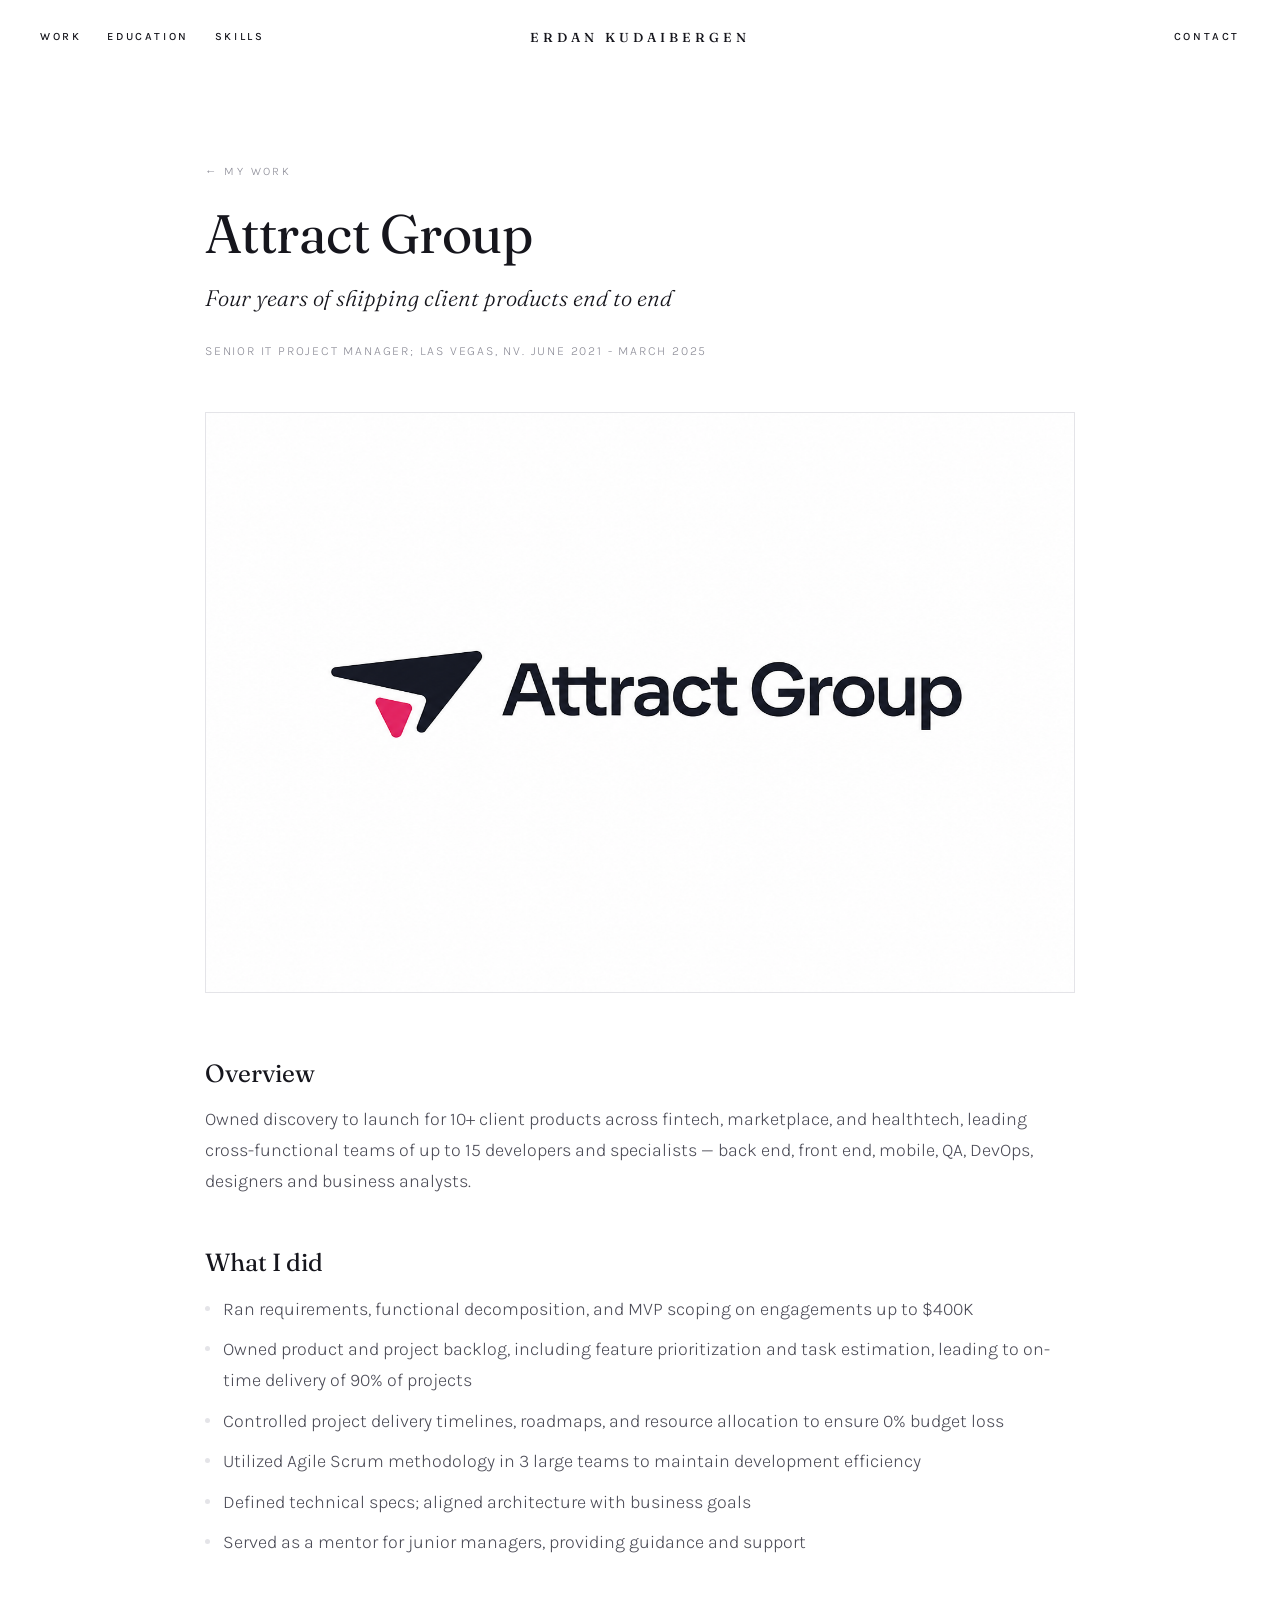
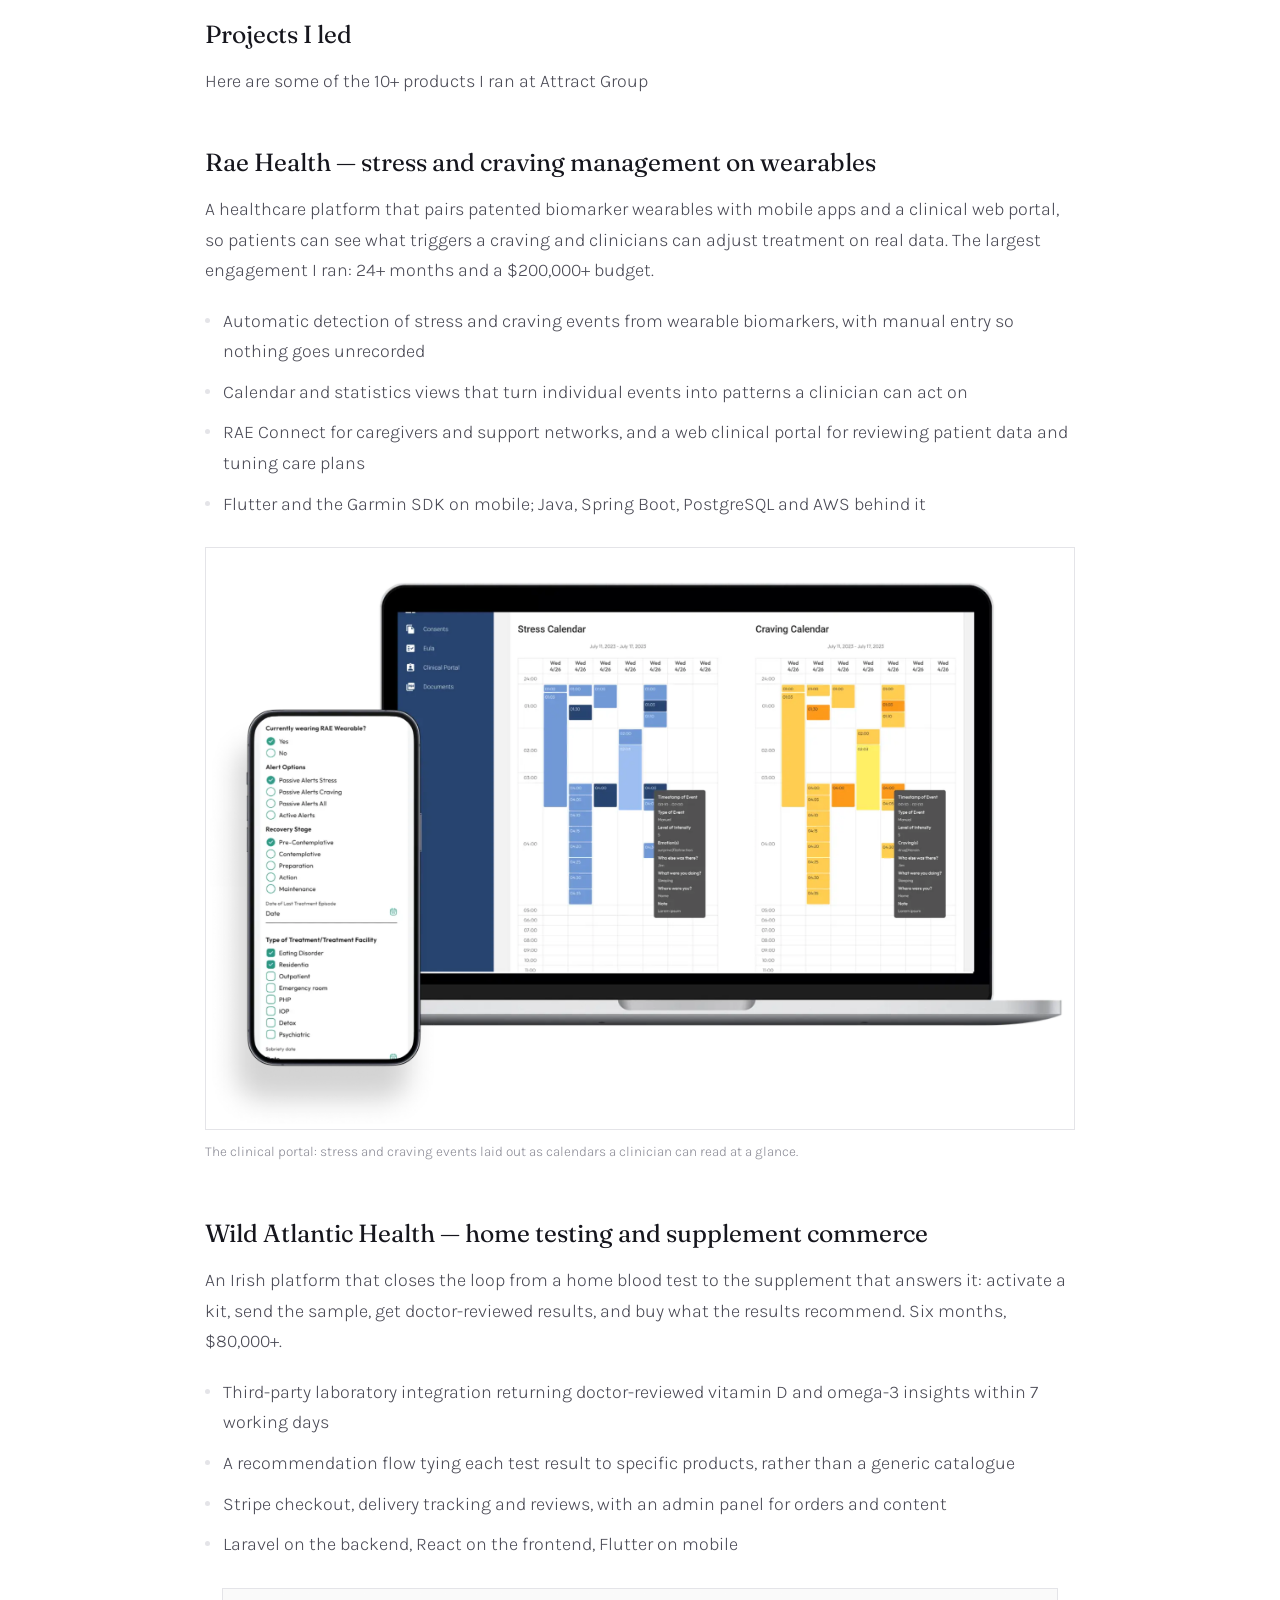
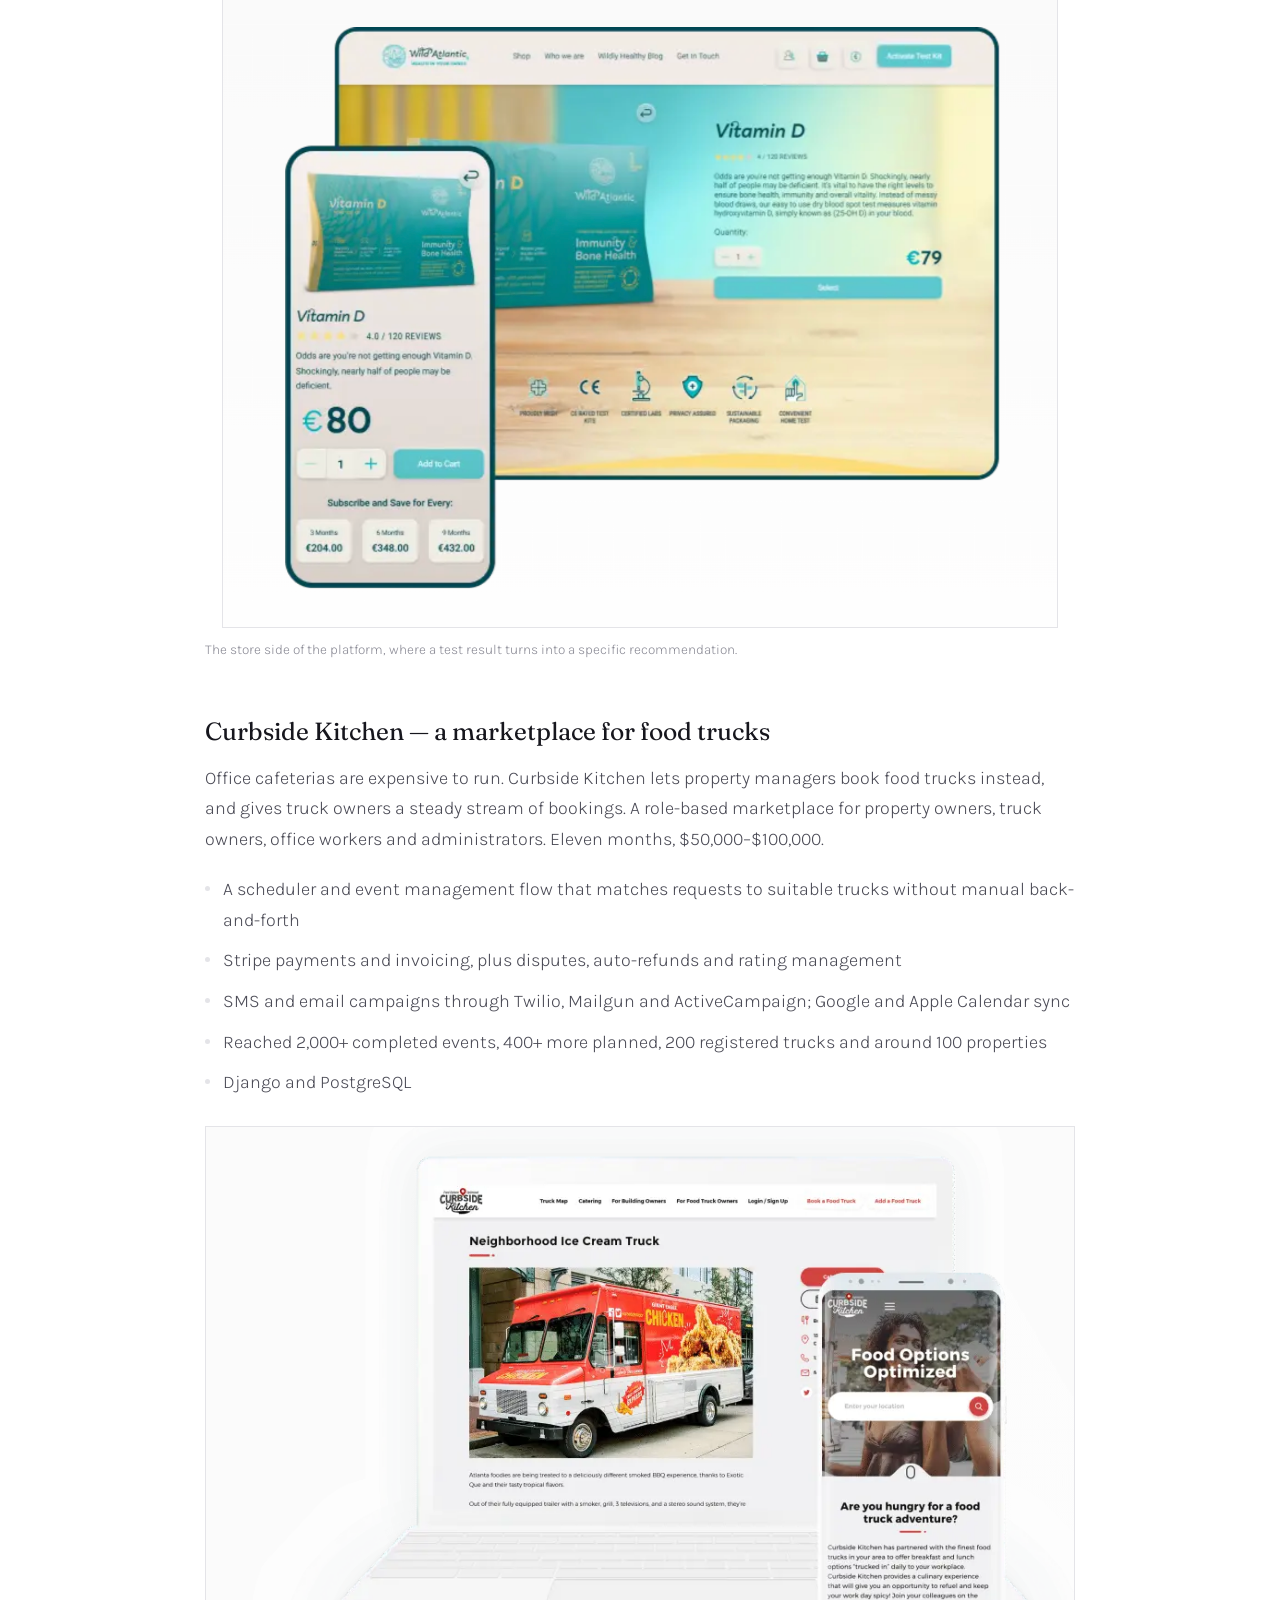
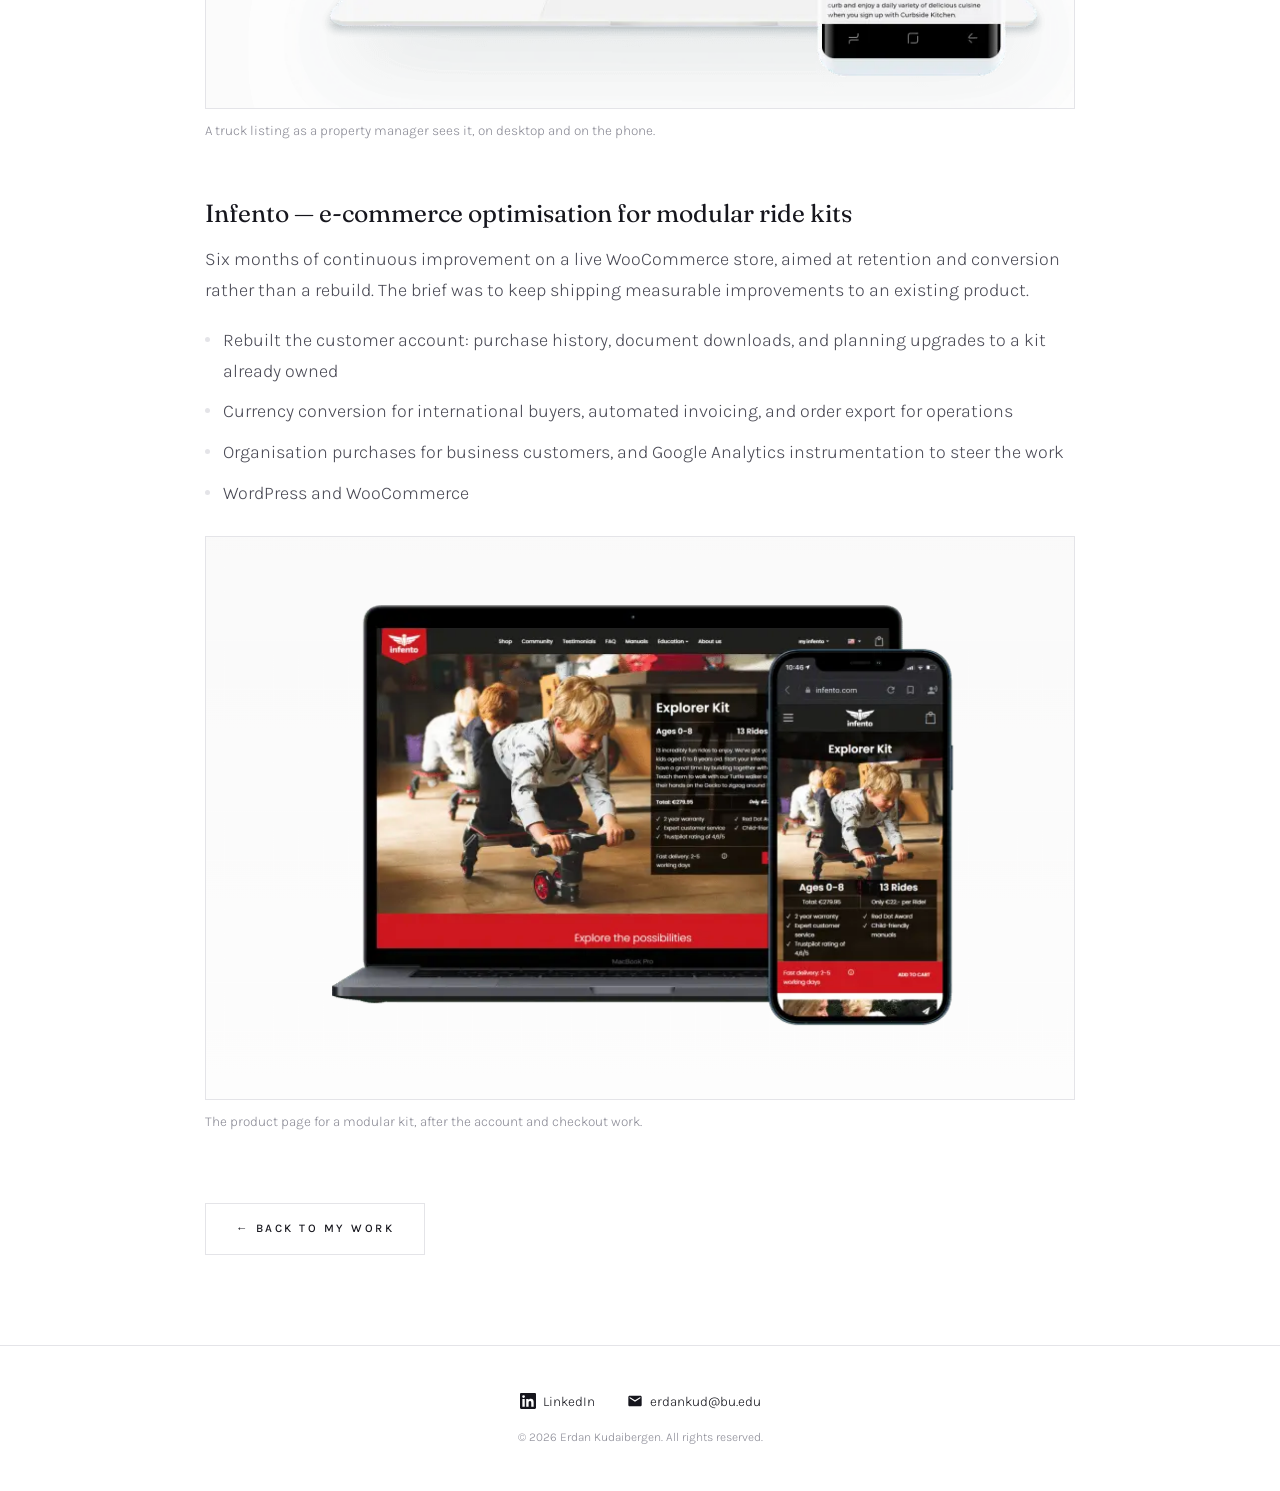
<file: work-attract-group.html>
<!DOCTYPE html>
<html lang="en">
<head>
    <meta charset="UTF-8">
    <meta name="viewport" content="width=device-width, initial-scale=1.0">
    <title>Attract Group — Erdan Kudaibergen</title>
    <link rel="preconnect" href="https://fonts.googleapis.com">
    <link rel="preconnect" href="https://fonts.gstatic.com" crossorigin>
    <link href="https://fonts.googleapis.com/css2?family=Fraunces:ital,opsz,wght@0,9..144,300..700;1,9..144,300..600&family=Karla:ital,wght@0,300..600;1,300..500&display=swap" rel="stylesheet">
    <link rel="stylesheet" href="style.css?v=9">
</head>
<body>

    <nav>
        <div class="nav-group nav-left">
            <a href="work.html">Work</a>
            <a href="education.html">Education</a>
            <a href="skills.html">Skills</a>
        </div>
        <a href="index.html" class="nav-center">Erdan Kudaibergen</a>
        <div class="nav-group nav-right">
            <a href="contact.html">Contact</a>
        </div>
    </nav>

    <div class="page">

    <header class="page-header detail-header">
        <a class="back-link" href="work.html">← My Work</a>
        <h1>Attract Group</h1>
        <p class="tagline">Four years of shipping client products end to end</p>
        <p class="detail-meta">Senior IT Project Manager; Las Vegas, NV. June 2021 - March 2025</p>
    </header>

    <figure class="detail-hero">
        <img src="ChatGPT-Image-Sep-5--2026--04_28_10-PM.png" alt="Attract Group">
    </figure>

    <div class="detail-body">
        <section class="detail-section">
            <h2>Overview</h2>
            <p>Owned discovery to launch for 10+ client products across fintech, marketplace, and healthtech, leading cross-functional teams of up to 15 developers and specialists — back end, front end, mobile, QA, DevOps, designers and business analysts.</p>
        </section>

        <section class="detail-section">
            <h2>What I did</h2>
            <ul>
                <li>Ran requirements, functional decomposition, and MVP scoping on engagements up to $400K</li>
                <li>Owned product and project backlog, including feature prioritization and task estimation, leading to on-time delivery of 90% of projects</li>
                <li>Controlled project delivery timelines, roadmaps, and resource allocation to ensure 0% budget loss</li>
                <li>Utilized Agile Scrum methodology in 3 large teams to maintain development efficiency</li>
                <li>Defined technical specs; aligned architecture with business goals</li>
                <li>Served as a mentor for junior managers, providing guidance and support</li>
            </ul>
        </section>

        <section class="detail-section">
            <h2>Projects I led</h2>
            <p>Here are some of the 10+ products I ran at Attract Group</p>
        </section>

        <section class="detail-section">
            <h2>Rae Health — stress and craving management on wearables</h2>
            <p>A healthcare platform that pairs patented biomarker wearables with mobile apps and a clinical web portal, so patients can see what triggers a craving and clinicians can adjust treatment on real data. The largest engagement I ran: 24+ months and a $200,000+ budget.</p>
            <ul>
                <li>Automatic detection of stress and craving events from wearable biomarkers, with manual entry so nothing goes unrecorded</li>
                <li>Calendar and statistics views that turn individual events into patterns a clinician can act on</li>
                <li>RAE Connect for caregivers and support networks, and a web clinical portal for reviewing patient data and tuning care plans</li>
                <li>Flutter and the Garmin SDK on mobile; Java, Spring Boot, PostgreSQL and AWS behind it</li>
            </ul>
            <figure class="detail-figure">
                <img src="ag-rae-health.webp" alt="The RAE Connect clinical portal showing stress and craving calendars, beside the patient app" loading="lazy">
                <figcaption>The clinical portal: stress and craving events laid out as calendars a clinician can read at a glance.</figcaption>
            </figure>
        </section>

        <section class="detail-section">
            <h2>Wild Atlantic Health — home testing and supplement commerce</h2>
            <p>An Irish platform that closes the loop from a home blood test to the supplement that answers it: activate a kit, send the sample, get doctor-reviewed results, and buy what the results recommend. Six months, $80,000+.</p>
            <ul>
                <li>Third-party laboratory integration returning doctor-reviewed vitamin D and omega-3 insights within 7 working days</li>
                <li>A recommendation flow tying each test result to specific products, rather than a generic catalogue</li>
                <li>Stripe checkout, delivery tracking and reviews, with an admin panel for orders and content</li>
                <li>Laravel on the backend, React on the frontend, Flutter on mobile</li>
            </ul>
            <figure class="detail-figure">
                <img src="Screenshot-2026-09-05-at-6.40.33-PM.png" alt="The Wild Atlantic Health store, showing a vitamin D product page on desktop and mobile" loading="lazy">
                <figcaption>The store side of the platform, where a test result turns into a specific recommendation.</figcaption>
            </figure>
        </section>

        <section class="detail-section">
            <h2>Curbside Kitchen — a marketplace for food trucks</h2>
            <p>Office cafeterias are expensive to run. Curbside Kitchen lets property managers book food trucks instead, and gives truck owners a steady stream of bookings. A role-based marketplace for property owners, truck owners, office workers and administrators. Eleven months, $50,000–$100,000.</p>
            <ul>
                <li>A scheduler and event management flow that matches requests to suitable trucks without manual back-and-forth</li>
                <li>Stripe payments and invoicing, plus disputes, auto-refunds and rating management</li>
                <li>SMS and email campaigns through Twilio, Mailgun and ActiveCampaign; Google and Apple Calendar sync</li>
                <li>Reached 2,000+ completed events, 400+ more planned, 200 registered trucks and around 100 properties</li>
                <li>Django and PostgreSQL</li>
            </ul>
            <figure class="detail-figure">
                <img src="ag-curbside-kitchen.webp" alt="The Curbside Kitchen marketplace showing a food truck listing on desktop and mobile" loading="lazy">
                <figcaption>A truck listing as a property manager sees it, on desktop and on the phone.</figcaption>
            </figure>
        </section>

        <section class="detail-section">
            <h2>Infento — e-commerce optimisation for modular ride kits</h2>
            <p>Six months of continuous improvement on a live WooCommerce store, aimed at retention and conversion rather than a rebuild. The brief was to keep shipping measurable improvements to an existing product.</p>
            <ul>
                <li>Rebuilt the customer account: purchase history, document downloads, and planning upgrades to a kit already owned</li>
                <li>Currency conversion for international buyers, automated invoicing, and order export for operations</li>
                <li>Organisation purchases for business customers, and Google Analytics instrumentation to steer the work</li>
                <li>WordPress and WooCommerce</li>
            </ul>
            <figure class="detail-figure">
                <img src="Screenshot-2026-09-05-at-6.42.18-PM.png" alt="The Infento store showing a modular ride kit product page" loading="lazy">
                <figcaption>The product page for a modular kit, after the account and checkout work.</figcaption>
            </figure>
        </section>
    </div>

    <div class="detail-footer">
        <a class="btn btn-quiet" href="work.html">← Back to My Work</a>
    </div>
    </div>

    <footer>
        <div class="footer-links">
            <a href="https://www.linkedin.com/in/erdan-kudaibergen/" target="_blank" rel="noopener">
                <svg width="16" height="16" viewBox="0 0 24 24" fill="currentColor"><path d="M20.447 20.452h-3.554v-5.569c0-1.328-.027-3.037-1.852-3.037-1.853 0-2.136 1.445-2.136 2.939v5.667H9.351V9h3.414v1.561h.046c.477-.9 1.637-1.85 3.37-1.85 3.601 0 4.267 2.37 4.267 5.455v6.286zM5.337 7.433a2.062 2.062 0 01-2.063-2.065 2.064 2.064 0 112.063 2.065zm1.782 13.019H3.555V9h3.564v11.452zM22.225 0H1.771C.792 0 0 .774 0 1.729v20.542C0 23.227.792 24 1.771 24h20.451C23.2 24 24 23.227 24 22.271V1.729C24 .774 23.2 0 22.222 0h.003z"/></svg>
                LinkedIn
            </a>
            <a href="mailto:erdankud@bu.edu">
                <svg width="16" height="16" viewBox="0 0 24 24" fill="currentColor"><path d="M20 4H4c-1.1 0-2 .9-2 2v12c0 1.1.9 2 2 2h16c1.1 0 2-.9 2-2V6c0-1.1-.9-2-2-2zm0 4l-8 5-8-5V6l8 5 8-5v2z"/></svg>
                erdankud@bu.edu
            </a>
        </div>
        <p class="copyright">© 2026 Erdan Kudaibergen. All rights reserved.</p>
    </footer>

    <script src="transitions.js?v=9"></script>
</body>
</html>
</file>
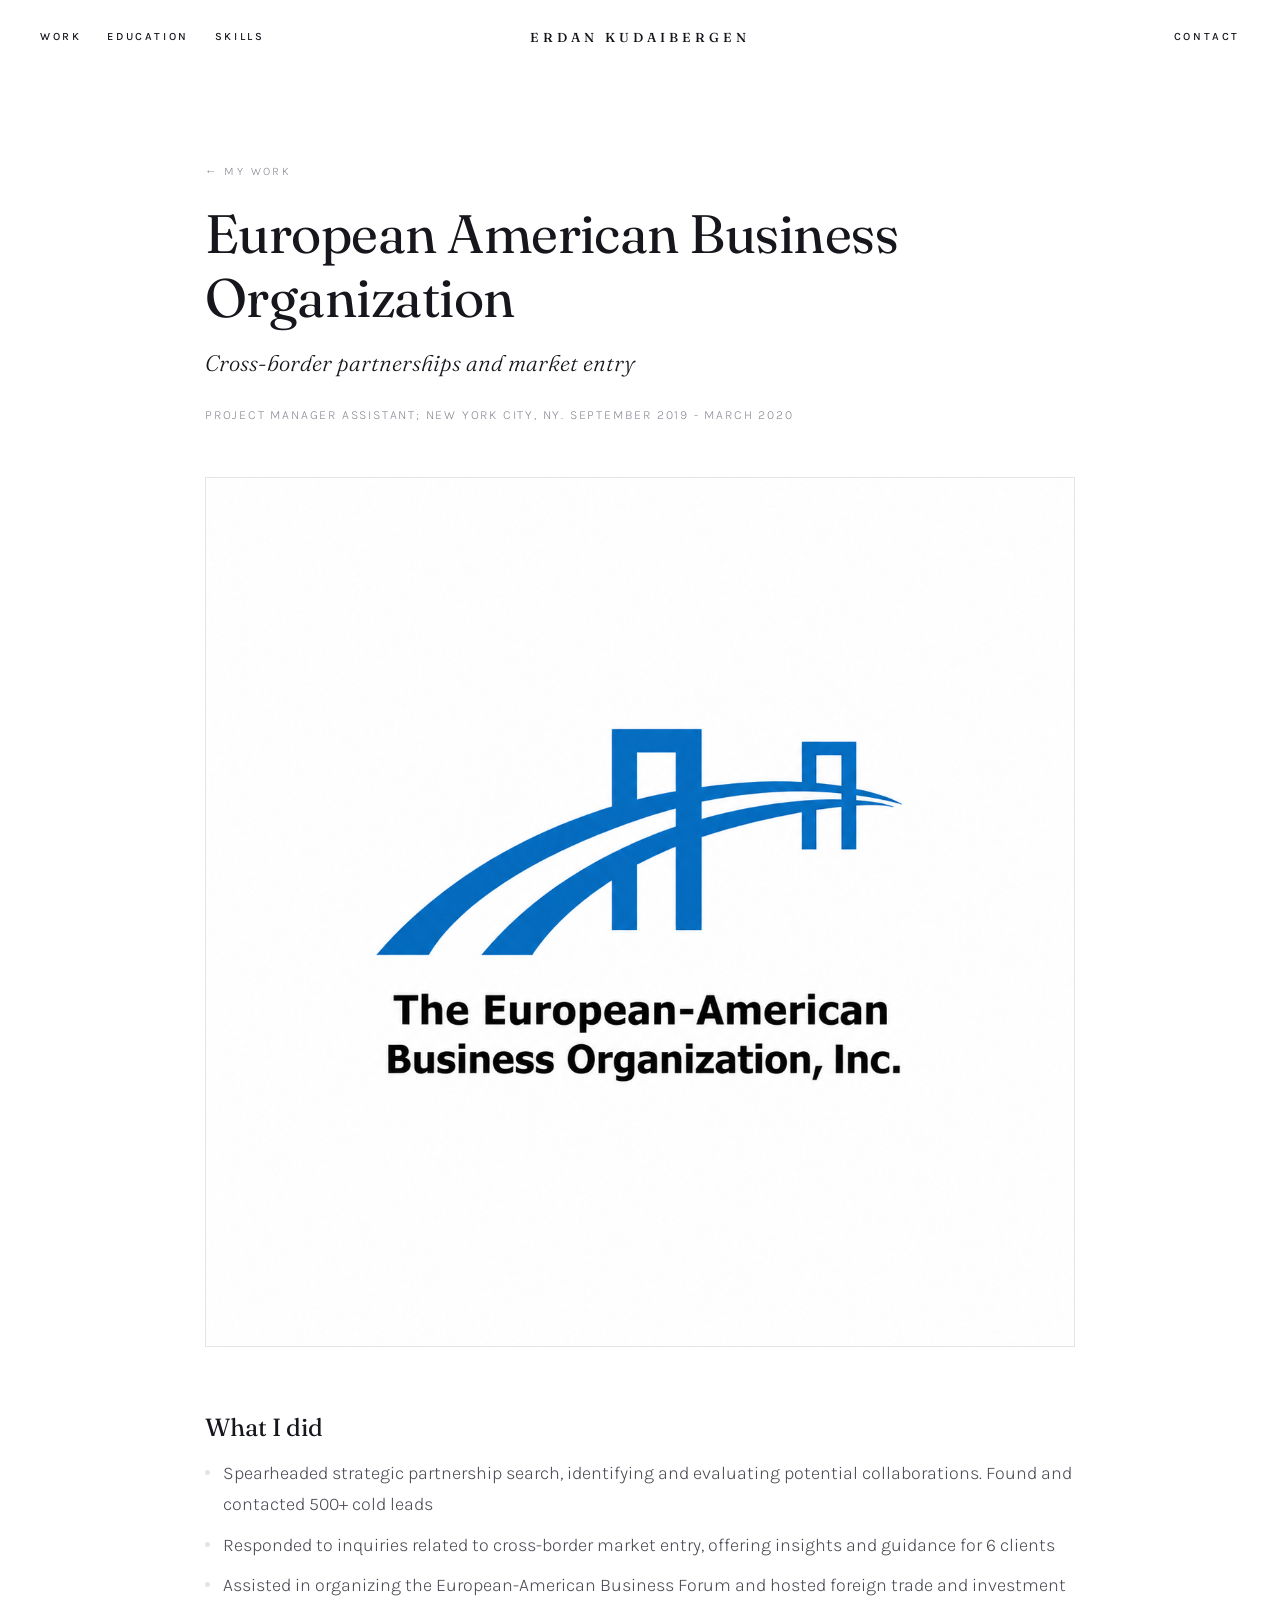
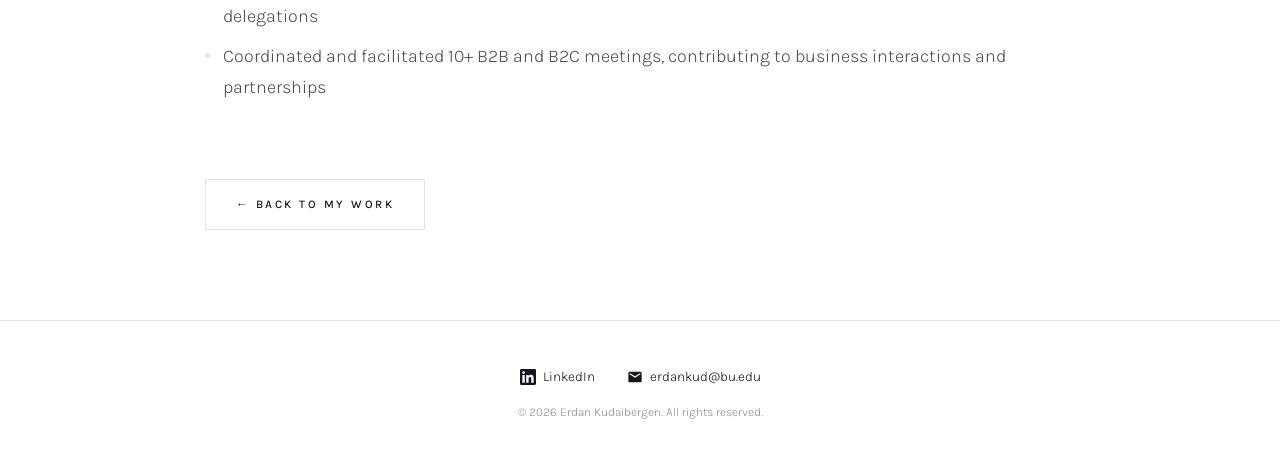
<file: work-european-american-business-organization.html>
<!DOCTYPE html>
<html lang="en">
<head>
    <meta charset="UTF-8">
    <meta name="viewport" content="width=device-width, initial-scale=1.0">
    <title>European American Business Organization — Erdan Kudaibergen</title>
    <link rel="preconnect" href="https://fonts.googleapis.com">
    <link rel="preconnect" href="https://fonts.gstatic.com" crossorigin>
    <link href="https://fonts.googleapis.com/css2?family=Fraunces:ital,opsz,wght@0,9..144,300..700;1,9..144,300..600&family=Karla:ital,wght@0,300..600;1,300..500&display=swap" rel="stylesheet">
    <link rel="stylesheet" href="style.css?v=9">
</head>
<body>

    <nav>
        <div class="nav-group nav-left">
            <a href="work.html">Work</a>
            <a href="education.html">Education</a>
            <a href="skills.html">Skills</a>
        </div>
        <a href="index.html" class="nav-center">Erdan Kudaibergen</a>
        <div class="nav-group nav-right">
            <a href="contact.html">Contact</a>
        </div>
    </nav>

    <div class="page">

    <header class="page-header detail-header">
        <a class="back-link" href="work.html">← My Work</a>
        <h1>European American Business Organization</h1>
        <p class="tagline">Cross-border partnerships and market entry</p>
        <p class="detail-meta">Project Manager Assistant; New York City, NY. September 2019 - March 2020</p>
    </header>

    <figure class="detail-hero">
        <img src="ChatGPT-Image-Sep-5--2026--04_19_22-PM.png" alt="European American Business Organization">
    </figure>

    <div class="detail-body">
        <section class="detail-section">
            <h2>What I did</h2>
            <ul>
                <li>Spearheaded strategic partnership search, identifying and evaluating potential collaborations. Found and contacted 500+ cold leads</li>
                <li>Responded to inquiries related to cross-border market entry, offering insights and guidance for 6 clients</li>
                <li>Assisted in organizing the European-American Business Forum and hosted foreign trade and investment delegations</li>
                <li>Coordinated and facilitated 10+ B2B and B2C meetings, contributing to business interactions and partnerships</li>
            </ul>
        </section>
    </div>

    <div class="detail-footer">
        <a class="btn btn-quiet" href="work.html">← Back to My Work</a>
    </div>
    </div>

    <footer>
        <div class="footer-links">
            <a href="https://www.linkedin.com/in/erdan-kudaibergen/" target="_blank" rel="noopener">
                <svg width="16" height="16" viewBox="0 0 24 24" fill="currentColor"><path d="M20.447 20.452h-3.554v-5.569c0-1.328-.027-3.037-1.852-3.037-1.853 0-2.136 1.445-2.136 2.939v5.667H9.351V9h3.414v1.561h.046c.477-.9 1.637-1.85 3.37-1.85 3.601 0 4.267 2.37 4.267 5.455v6.286zM5.337 7.433a2.062 2.062 0 01-2.063-2.065 2.064 2.064 0 112.063 2.065zm1.782 13.019H3.555V9h3.564v11.452zM22.225 0H1.771C.792 0 0 .774 0 1.729v20.542C0 23.227.792 24 1.771 24h20.451C23.2 24 24 23.227 24 22.271V1.729C24 .774 23.2 0 22.222 0h.003z"/></svg>
                LinkedIn
            </a>
            <a href="mailto:erdankud@bu.edu">
                <svg width="16" height="16" viewBox="0 0 24 24" fill="currentColor"><path d="M20 4H4c-1.1 0-2 .9-2 2v12c0 1.1.9 2 2 2h16c1.1 0 2-.9 2-2V6c0-1.1-.9-2-2-2zm0 4l-8 5-8-5V6l8 5 8-5v2z"/></svg>
                erdankud@bu.edu
            </a>
        </div>
        <p class="copyright">© 2026 Erdan Kudaibergen. All rights reserved.</p>
    </footer>

    <script src="transitions.js?v=9"></script>
</body>
</html>
</file>
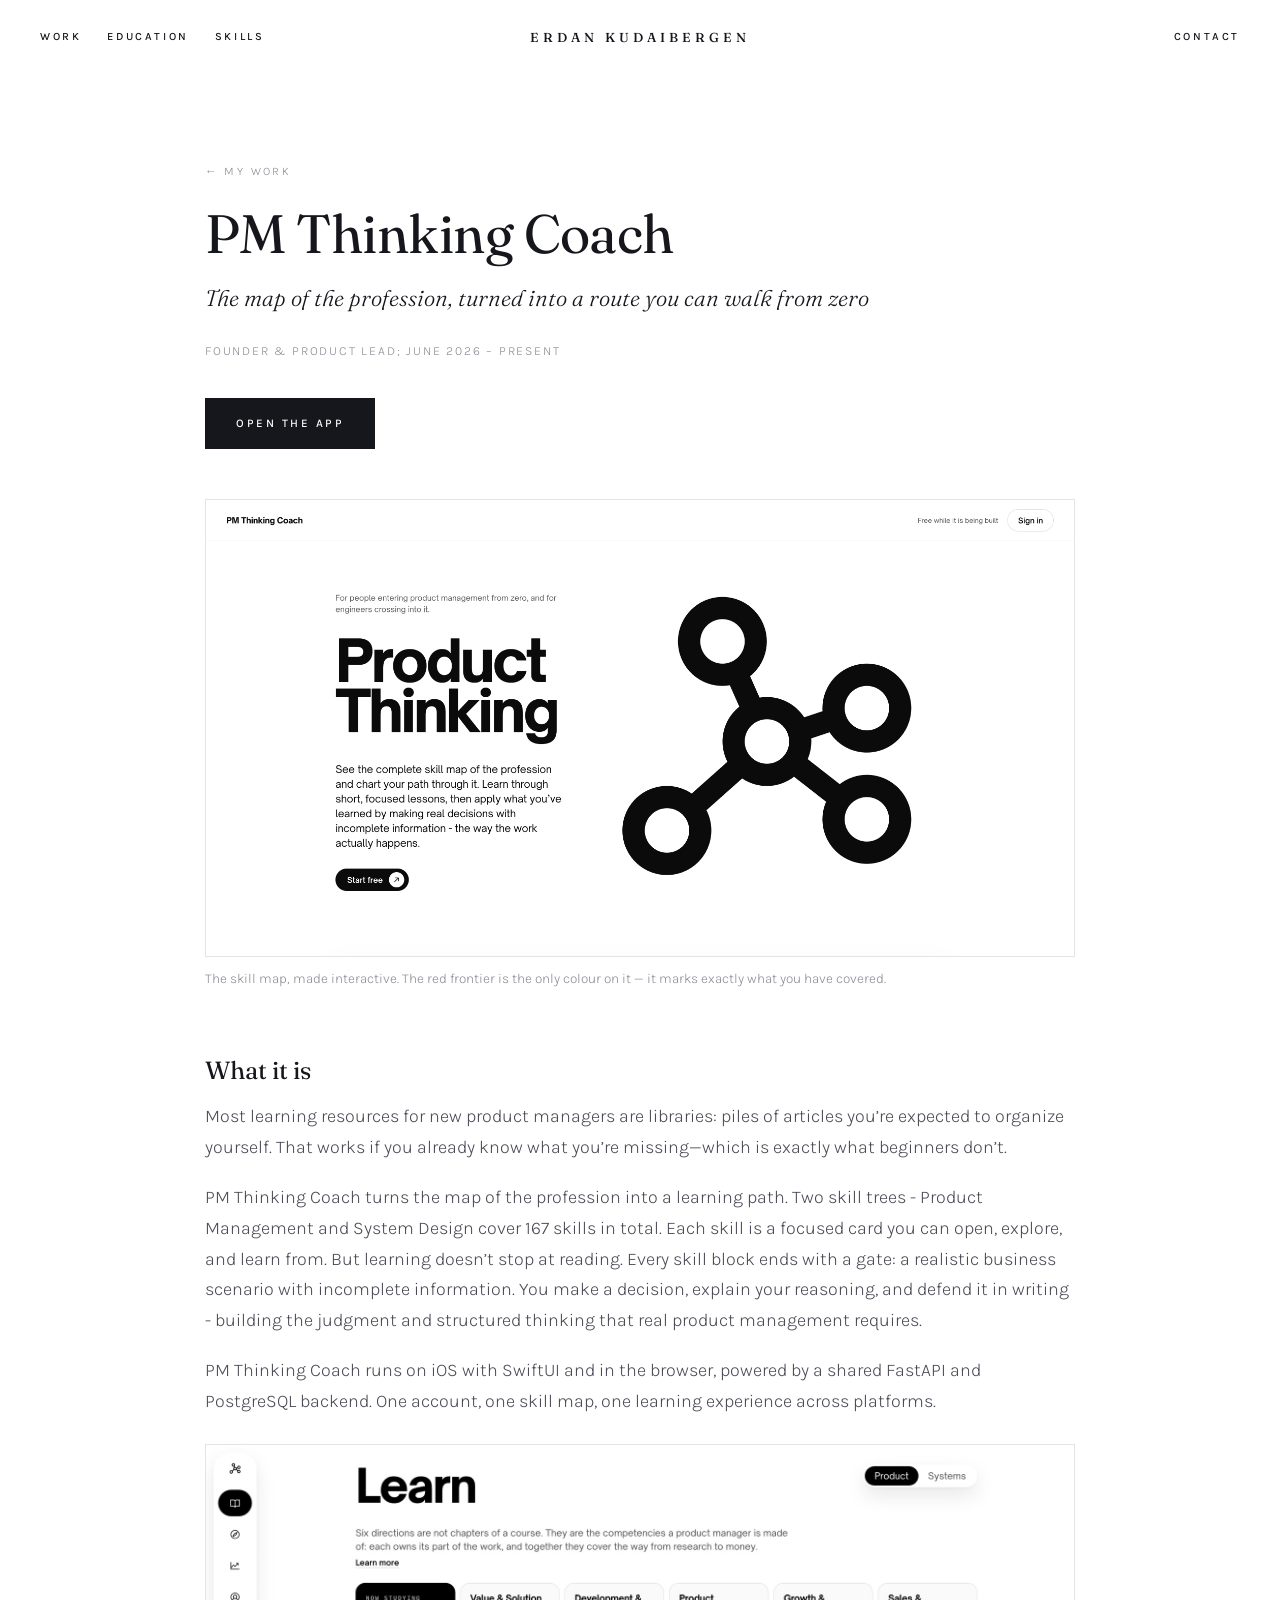
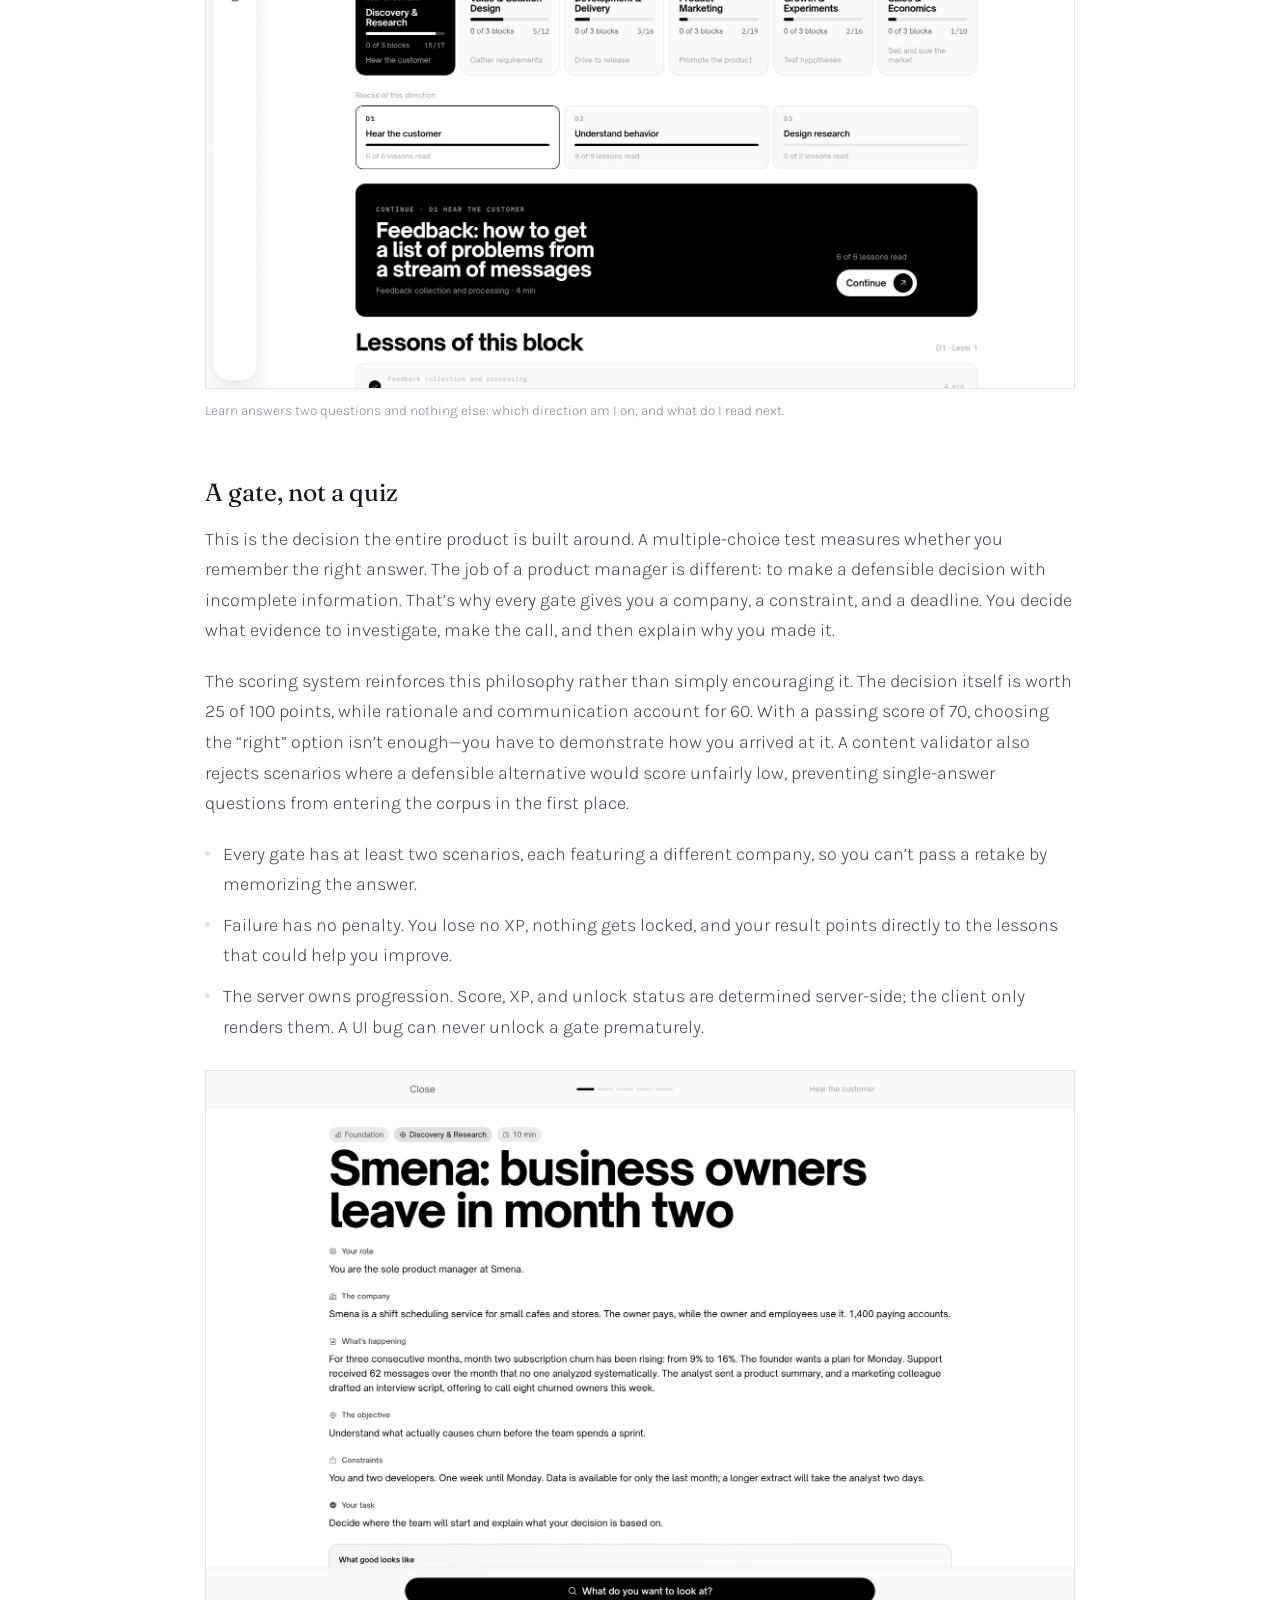
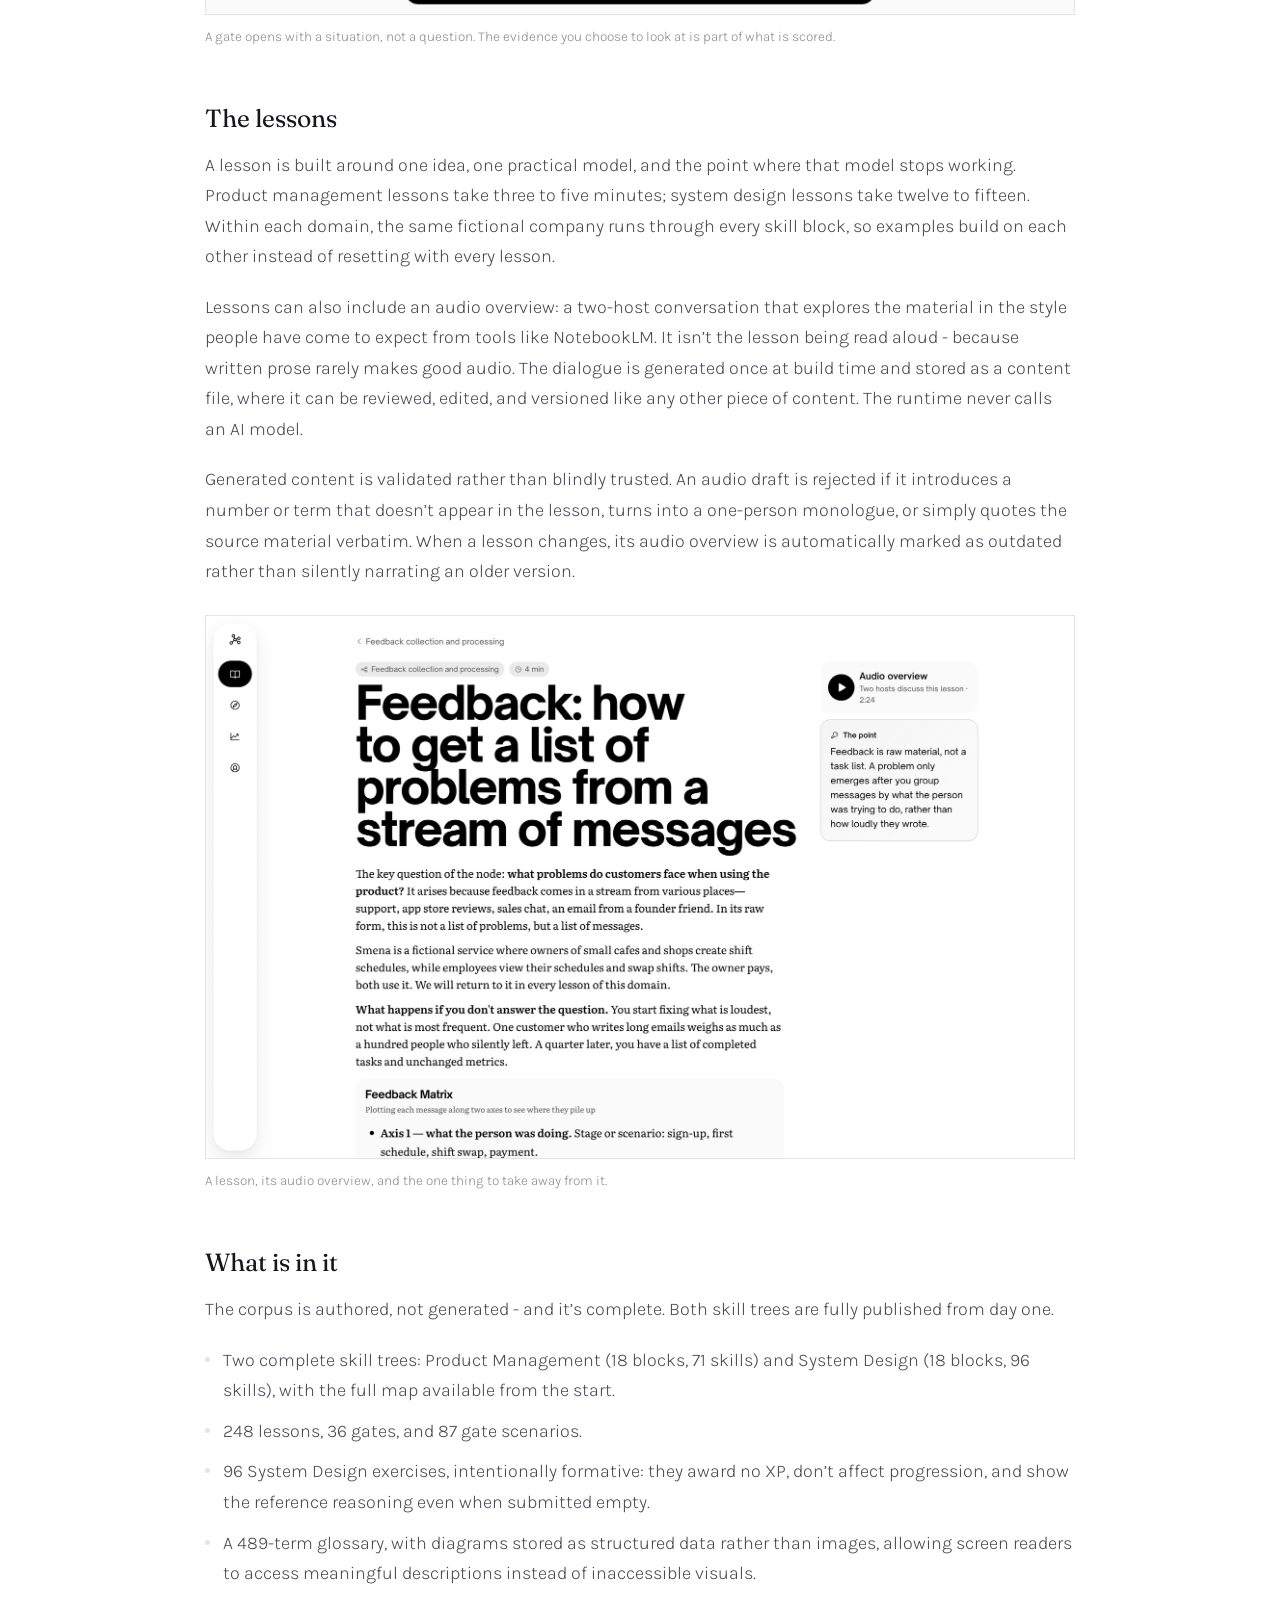
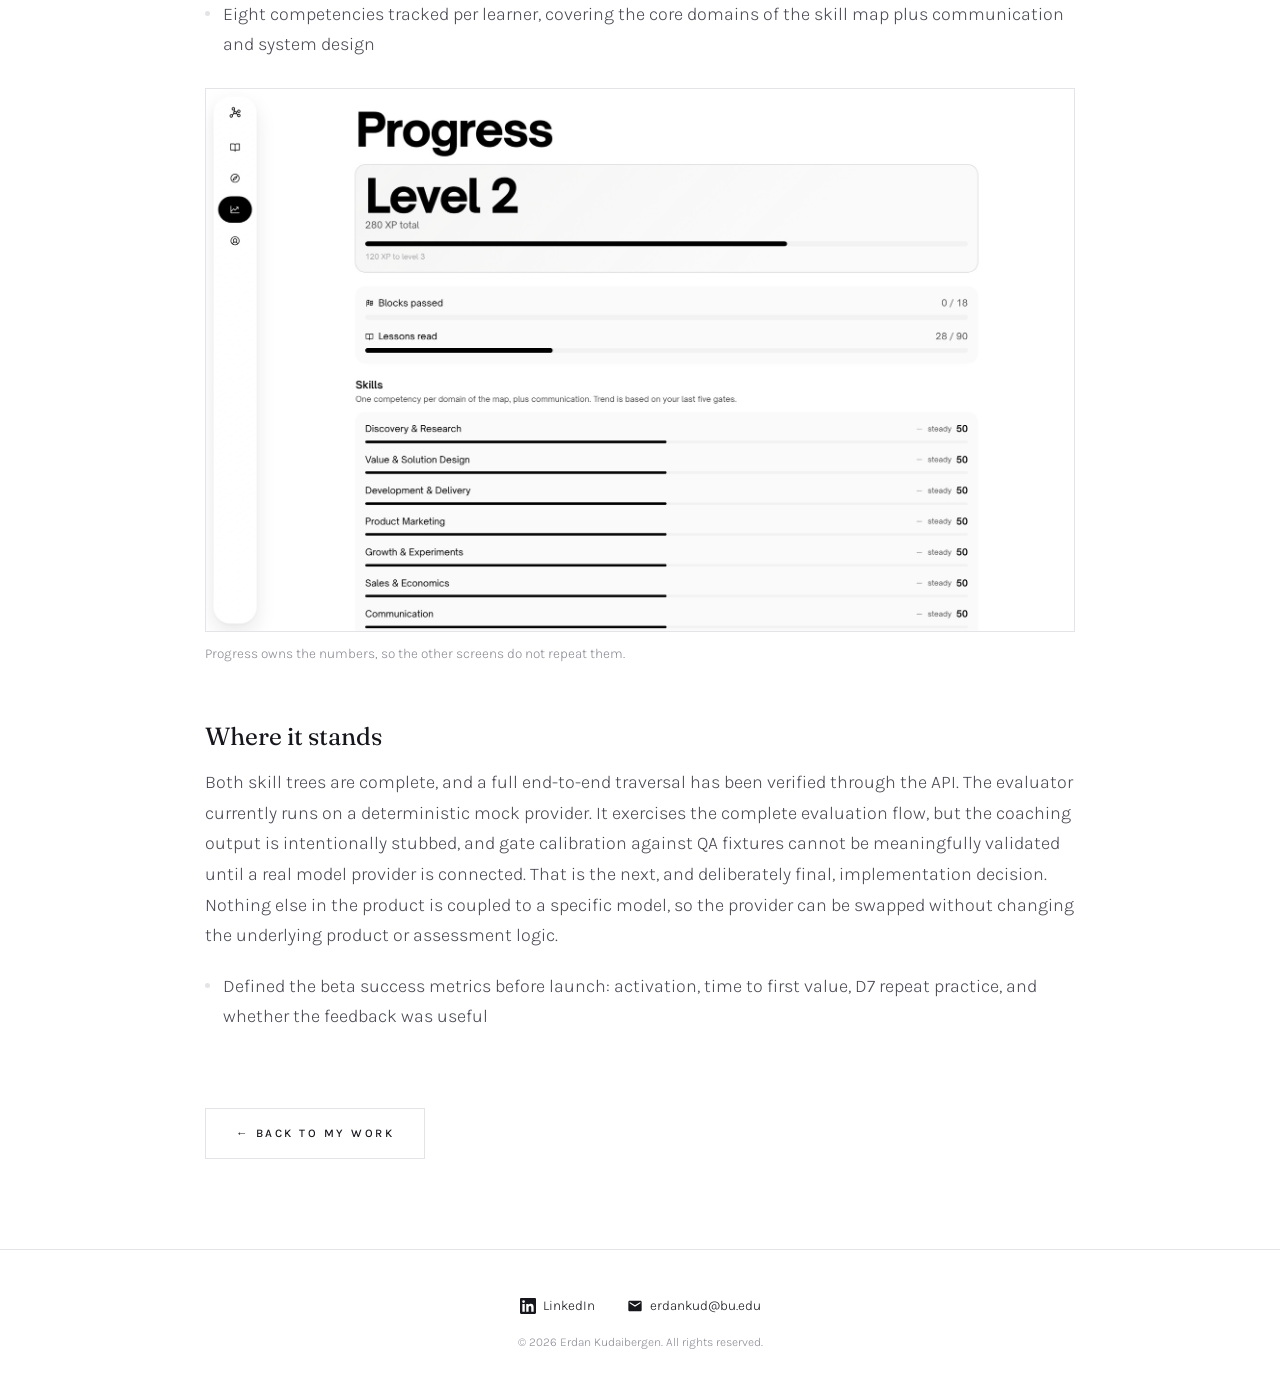
<file: work-pm-thinking-coach.html>
<!DOCTYPE html>
<html lang="en">
<head>
    <meta charset="UTF-8">
    <meta name="viewport" content="width=device-width, initial-scale=1.0">
    <title>PM Thinking Coach — Erdan Kudaibergen</title>
    <link rel="preconnect" href="https://fonts.googleapis.com">
    <link rel="preconnect" href="https://fonts.gstatic.com" crossorigin>
    <link href="https://fonts.googleapis.com/css2?family=Fraunces:ital,opsz,wght@0,9..144,300..700;1,9..144,300..600&family=Karla:ital,wght@0,300..600;1,300..500&display=swap" rel="stylesheet">
    <link rel="stylesheet" href="style.css?v=9">
</head>
<body>

    <nav>
        <div class="nav-group nav-left">
            <a href="work.html">Work</a>
            <a href="education.html">Education</a>
            <a href="skills.html">Skills</a>
        </div>
        <a href="index.html" class="nav-center">Erdan Kudaibergen</a>
        <div class="nav-group nav-right">
            <a href="contact.html">Contact</a>
        </div>
    </nav>

    <div class="page">

    <header class="page-header detail-header">
        <a class="back-link" href="work.html">← My Work</a>
        <h1>PM Thinking Coach</h1>
        <p class="tagline">The map of the profession, turned into a route you can walk from zero</p>
        <p class="detail-meta">Founder &amp; Product Lead; June 2026 – Present</p>
        <a class="btn" href="https://pmcoach.onrender.com/" target="_blank" rel="noopener">Open the app</a>
    </header>

    <figure class="detail-hero">
        <img src="Screenshot-2026-09-10-at-3.44.05-PM.png" alt="The Skills Map: 71 skill cards arranged in six sectors and three rings, with a red line marking how far the learner has got">
        <figcaption>The skill map, made interactive. The red frontier is the only colour on it — it marks exactly what you have covered.</figcaption>
    </figure>

    <div class="detail-body">
        <section class="detail-section">
            <h2>What it is</h2>
            <p>Most learning resources for new product managers are libraries: piles of articles you’re expected to organize yourself. That works if you already know what you’re missing—which is exactly what beginners don’t.</p>
            <p>PM Thinking Coach turns the map of the profession into a learning path. Two skill trees - Product Management and System Design cover 167 skills in total. Each skill is a focused card you can open, explore, and learn from. 

But learning doesn’t stop at reading. Every skill block ends with a gate: a realistic business scenario with incomplete information. You make a decision, explain your reasoning, and defend it in writing - building the judgment and structured thinking that real product management requires.</p>
            <p>PM Thinking Coach runs on iOS with SwiftUI and in the browser, powered by a shared FastAPI and PostgreSQL backend. One account, one skill map, one learning experience across platforms.</p>
            <figure class="detail-figure">
                <img src="pmtc-learn.jpg" alt="The Learn screen: six directions, the current block, and the next lesson on a black plate" loading="lazy">
                <figcaption>Learn answers two questions and nothing else: which direction am I on, and what do I read next.</figcaption>
            </figure>
        </section>

        <section class="detail-section">
            <h2>A gate, not a quiz</h2>
            <p>This is the decision the entire product is built around. A multiple-choice test measures whether you remember the right answer. The job of a product manager is different: to make a defensible decision with incomplete information.

That’s why every gate gives you a company, a constraint, and a deadline. You decide what evidence to investigate, make the call, and then explain why you made it.</p>
            <p>The scoring system reinforces this philosophy rather than simply encouraging it. The decision itself is worth 25 of 100 points, while rationale and communication account for 60. With a passing score of 70, choosing the “right” option isn’t enough—you have to demonstrate how you arrived at it. A content validator also rejects scenarios where a defensible alternative would score unfairly low, preventing single-answer questions from entering the corpus in the first place.</p>
            <ul>
                <li>Every gate has at least two scenarios, each featuring a different company, so you can’t pass a retake by memorizing the answer.</li>
                <li>Failure has no penalty. You lose no XP, nothing gets locked, and your result points directly to the lessons that could help you improve.</li>
                <li>The server owns progression. Score, XP, and unlock status are determined server-side; the client only renders them. A UI bug can never unlock a gate prematurely.</li>
            </ul>
            <figure class="detail-figure">
                <img src="pmtc-gate.jpg" alt="A gate scenario: a shift-scheduling company whose month-two churn has risen from 9% to 16%" loading="lazy">
                <figcaption>A gate opens with a situation, not a question. The evidence you choose to look at is part of what is scored.</figcaption>
            </figure>
        </section>

        <section class="detail-section">
            <h2>The lessons</h2>
            <p>A lesson is built around one idea, one practical model, and the point where that model stops working. Product management lessons take three to five minutes; system design lessons take twelve to fifteen. Within each domain, the same fictional company runs through every skill block, so examples build on each other instead of resetting with every lesson.</p>
            <p>Lessons can also include an audio overview: a two-host conversation that explores the material in the style people have come to expect from tools like NotebookLM. It isn’t the lesson being read aloud - because written prose rarely makes good audio. The dialogue is generated once at build time and stored as a content file, where it can be reviewed, edited, and versioned like any other piece of content. The runtime never calls an AI model.</p>
            <p>Generated content is validated rather than blindly trusted. An audio draft is rejected if it introduces a number or term that doesn’t appear in the lesson, turns into a one-person monologue, or simply quotes the source material verbatim. When a lesson changes, its audio overview is automatically marked as outdated rather than silently narrating an older version.</p>
            <figure class="detail-figure">
                <img src="pmtc-lesson.jpg" alt="A lesson page with its audio overview player and a summary card headed “The point”" loading="lazy">
                <figcaption>A lesson, its audio overview, and the one thing to take away from it.</figcaption>
            </figure>
        </section>

        <section class="detail-section">
            <h2>What is in it</h2>
            <p>The corpus is authored, not generated - and it’s complete. Both skill trees are fully published from day one.</p>
            <ul>
                <li>Two complete skill trees: Product Management (18 blocks, 71 skills) and System Design (18 blocks, 96 skills), with the full map available from the start.</li>
                <li>248 lessons, 36 gates, and 87 gate scenarios.</li>
                <li>96 System Design exercises, intentionally formative: they award no XP, don’t affect progression, and show the reference reasoning even when submitted empty.</li>
                <li>A 489-term glossary, with diagrams stored as structured data rather than images, allowing screen readers to access meaningful descriptions instead of inaccessible visuals.</li>
                <li>Eight competencies tracked per learner, covering the core domains of the skill map plus communication and system design</li>
            </ul>
            <figure class="detail-figure">
                <img src="pmtc-progress.jpg" alt="The Progress screen: level, XP, blocks passed, lessons read, and the eight competencies" loading="lazy">
                <figcaption>Progress owns the numbers, so the other screens do not repeat them.</figcaption>
            </figure>
        </section>

        <section class="detail-section">
            <h2>Where it stands</h2>
            <p>Both skill trees are complete, and a full end-to-end traversal has been verified through the API.

The evaluator currently runs on a deterministic mock provider. It exercises the complete evaluation flow, but the coaching output is intentionally stubbed, and gate calibration against QA fixtures cannot be meaningfully validated until a real model provider is connected. That is the next, and deliberately final, implementation decision. Nothing else in the product is coupled to a specific model, so the provider can be swapped without changing the underlying product or assessment logic.</p>
            <ul>
                <li>Defined the beta success metrics before launch: activation, time to first value, D7 repeat practice, and whether the feedback was useful</li>
            </ul>
        </section>
    </div>

    <div class="detail-footer">
        <a class="btn btn-quiet" href="work.html">← Back to My Work</a>
    </div>
    </div>

    <footer>
        <div class="footer-links">
            <a href="https://www.linkedin.com/in/erdan-kudaibergen/" target="_blank" rel="noopener">
                <svg width="16" height="16" viewBox="0 0 24 24" fill="currentColor"><path d="M20.447 20.452h-3.554v-5.569c0-1.328-.027-3.037-1.852-3.037-1.853 0-2.136 1.445-2.136 2.939v5.667H9.351V9h3.414v1.561h.046c.477-.9 1.637-1.85 3.37-1.85 3.601 0 4.267 2.37 4.267 5.455v6.286zM5.337 7.433a2.062 2.062 0 01-2.063-2.065 2.064 2.064 0 112.063 2.065zm1.782 13.019H3.555V9h3.564v11.452zM22.225 0H1.771C.792 0 0 .774 0 1.729v20.542C0 23.227.792 24 1.771 24h20.451C23.2 24 24 23.227 24 22.271V1.729C24 .774 23.2 0 22.222 0h.003z"/></svg>
                LinkedIn
            </a>
            <a href="mailto:erdankud@bu.edu">
                <svg width="16" height="16" viewBox="0 0 24 24" fill="currentColor"><path d="M20 4H4c-1.1 0-2 .9-2 2v12c0 1.1.9 2 2 2h16c1.1 0 2-.9 2-2V6c0-1.1-.9-2-2-2zm0 4l-8 5-8-5V6l8 5 8-5v2z"/></svg>
                erdankud@bu.edu
            </a>
        </div>
        <p class="copyright">© 2026 Erdan Kudaibergen. All rights reserved.</p>
    </footer>

    <script src="transitions.js?v=9"></script>
</body>
</html>
</file>
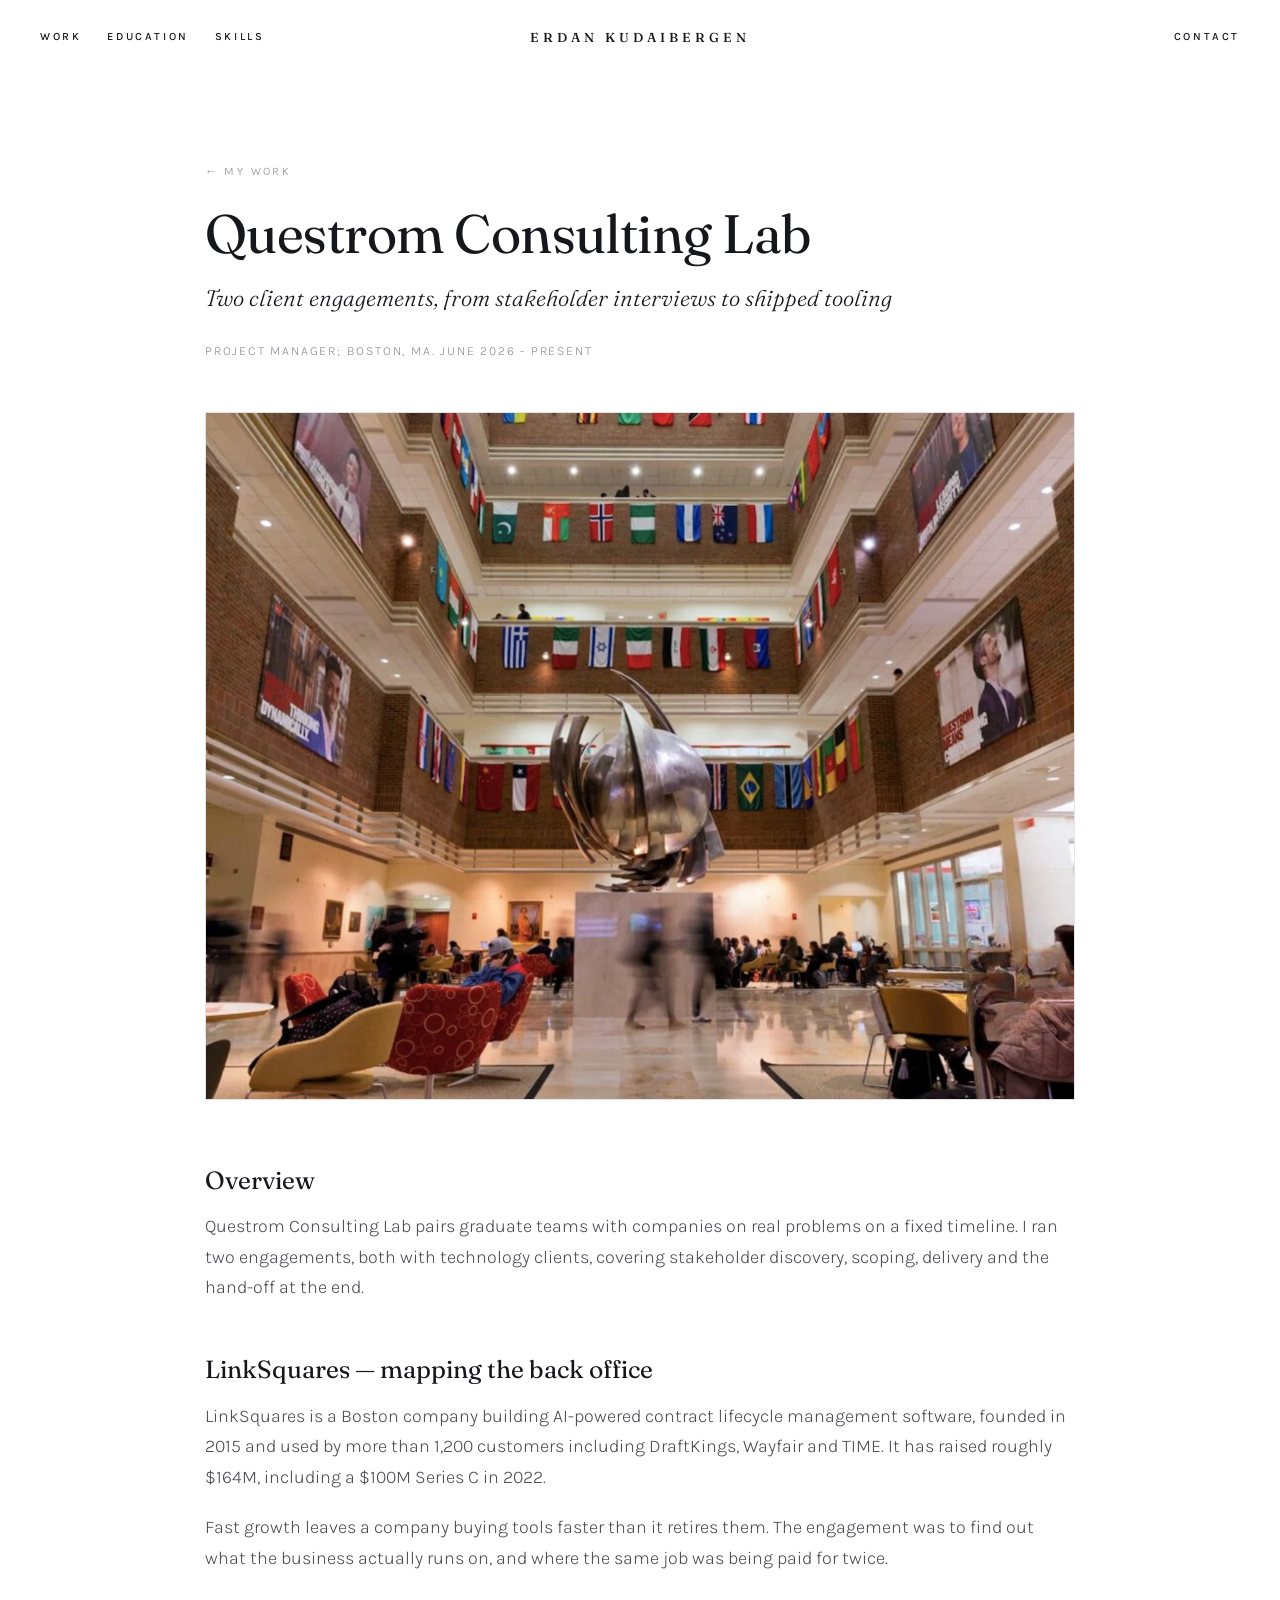
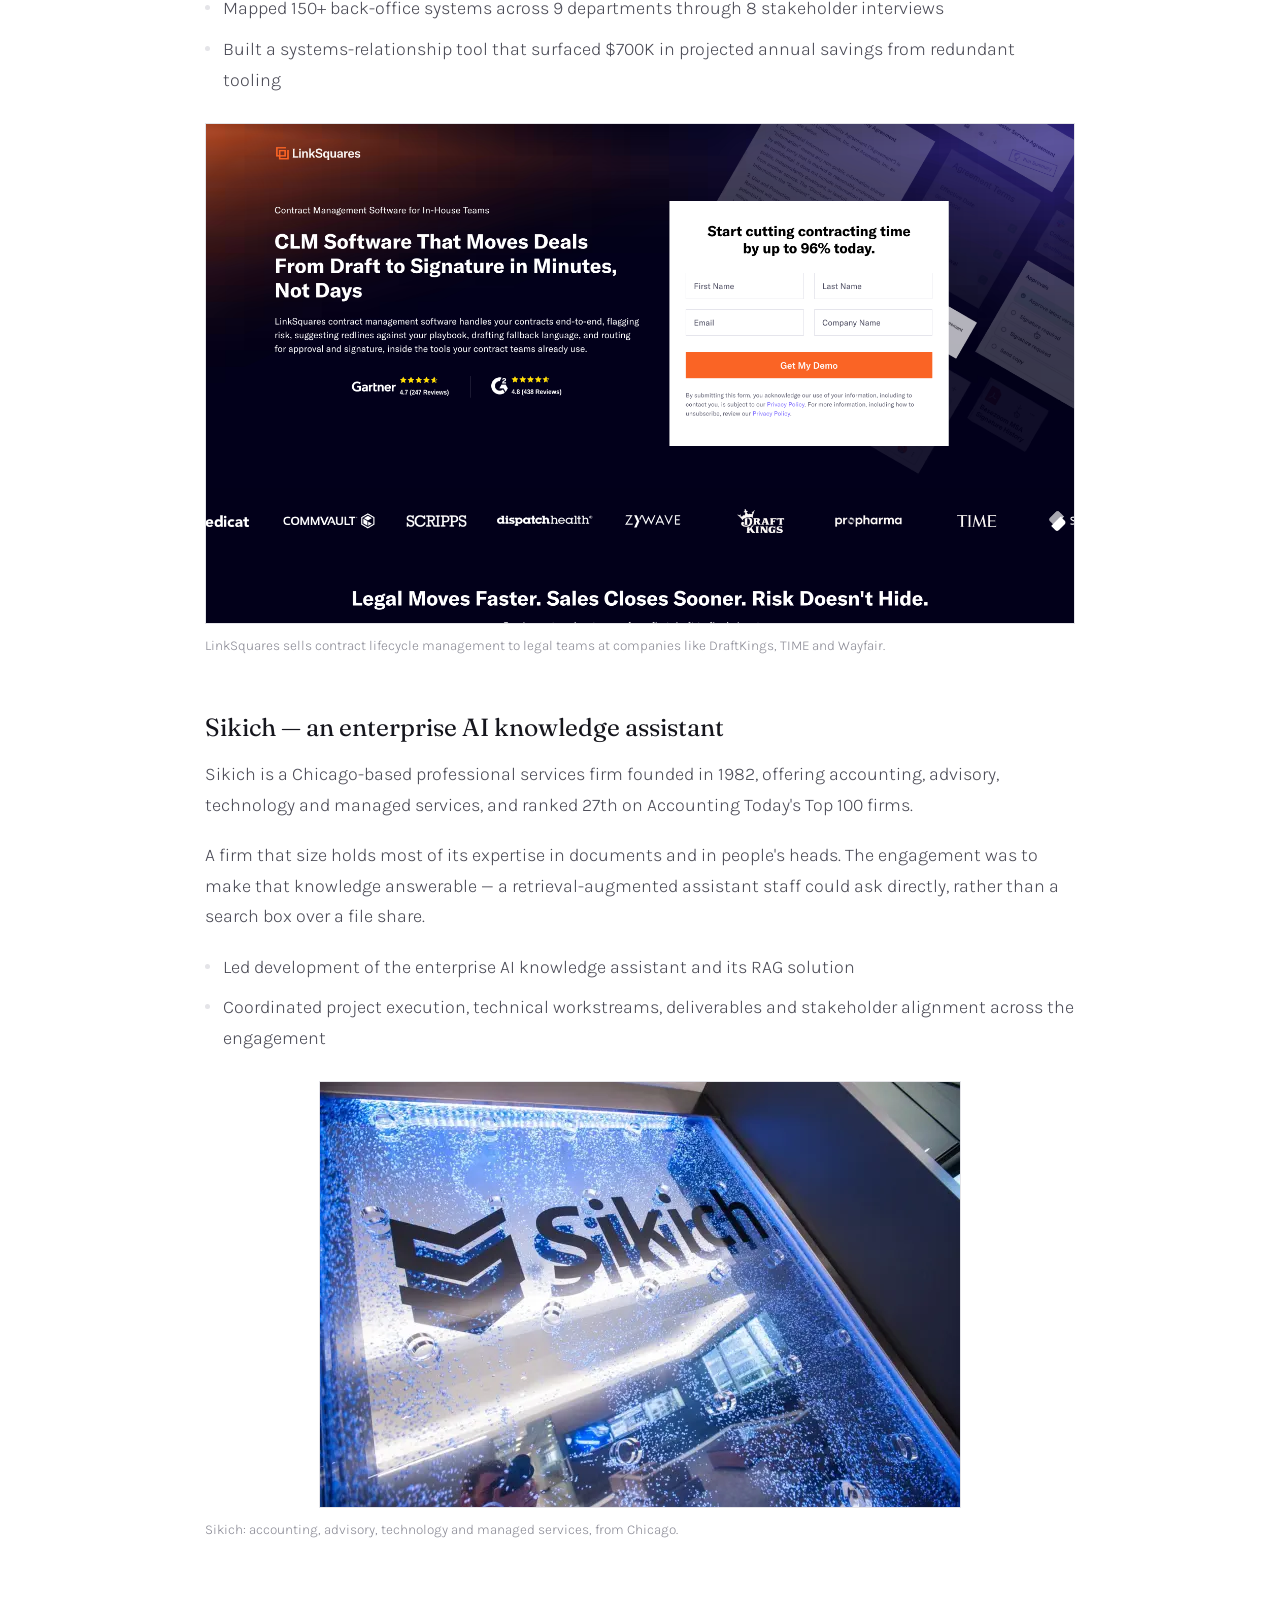
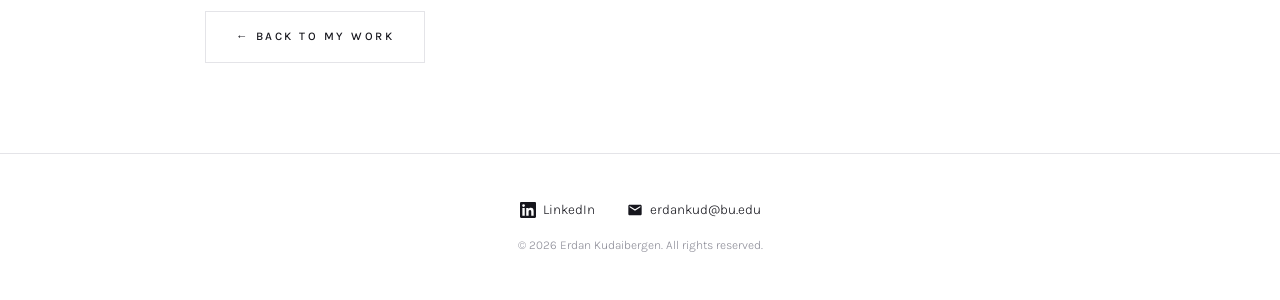
<file: work-questrom-consulting-lab.html>
<!DOCTYPE html>
<html lang="en">
<head>
    <meta charset="UTF-8">
    <meta name="viewport" content="width=device-width, initial-scale=1.0">
    <title>Questrom Consulting Lab — Erdan Kudaibergen</title>
    <link rel="preconnect" href="https://fonts.googleapis.com">
    <link rel="preconnect" href="https://fonts.gstatic.com" crossorigin>
    <link href="https://fonts.googleapis.com/css2?family=Fraunces:ital,opsz,wght@0,9..144,300..700;1,9..144,300..600&family=Karla:ital,wght@0,300..600;1,300..500&display=swap" rel="stylesheet">
    <link rel="stylesheet" href="style.css?v=9">
</head>
<body>

    <nav>
        <div class="nav-group nav-left">
            <a href="work.html">Work</a>
            <a href="education.html">Education</a>
            <a href="skills.html">Skills</a>
        </div>
        <a href="index.html" class="nav-center">Erdan Kudaibergen</a>
        <div class="nav-group nav-right">
            <a href="contact.html">Contact</a>
        </div>
    </nav>

    <div class="page">

    <header class="page-header detail-header">
        <a class="back-link" href="work.html">← My Work</a>
        <h1>Questrom Consulting Lab</h1>
        <p class="tagline">Two client engagements, from stakeholder interviews to shipped tooling</p>
        <p class="detail-meta">Project Manager; Boston, MA. June 2026 - Present</p>
    </header>

    <figure class="detail-hero">
        <img src="Screenshot-2026-09-04-at-7.14.07-PM.png" alt="Questrom Consulting Lab">
    </figure>

    <div class="detail-body">
        <section class="detail-section">
            <h2>Overview</h2>
            <p>Questrom Consulting Lab pairs graduate teams with companies on real problems on a fixed timeline. I ran two engagements, both with technology clients, covering stakeholder discovery, scoping, delivery and the hand-off at the end.</p>
        </section>

        <section class="detail-section">
            <h2>LinkSquares — mapping the back office</h2>
            <p>LinkSquares is a Boston company building AI-powered contract lifecycle management software, founded in 2015 and used by more than 1,200 customers including DraftKings, Wayfair and TIME. It has raised roughly $164M, including a $100M Series C in 2022.</p>
            <p>Fast growth leaves a company buying tools faster than it retires them. The engagement was to find out what the business actually runs on, and where the same job was being paid for twice.</p>
            <ul>
                <li>Mapped 150+ back-office systems across 9 departments through 8 stakeholder interviews</li>
                <li>Built a systems-relationship tool that surfaced $700K in projected annual savings from redundant tooling</li>
            </ul>
            <figure class="detail-figure">
                <img src="Screenshot-2026-09-05-at-6.34.06-PM.png" alt="The LinkSquares site, showing its contract management platform and customer logos" loading="lazy">
                <figcaption>LinkSquares sells contract lifecycle management to legal teams at companies like DraftKings, TIME and Wayfair.</figcaption>
            </figure>
        </section>

        <section class="detail-section">
            <h2>Sikich — an enterprise AI knowledge assistant</h2>
            <p>Sikich is a Chicago-based professional services firm founded in 1982, offering accounting, advisory, technology and managed services, and ranked 27th on Accounting Today's Top 100 firms.</p>
            <p>A firm that size holds most of its expertise in documents and in people's heads. The engagement was to make that knowledge answerable — a retrieval-augmented assistant staff could ask directly, rather than a search box over a file share.</p>
            <ul>
                <li>Led development of the enterprise AI knowledge assistant and its RAG solution</li>
                <li>Coordinated project execution, technical workstreams, deliverables and stakeholder alignment across the engagement</li>
            </ul>
            <figure class="detail-figure">
                <img src="2020-07-23-Sikich.webp" alt="The Sikich site, with the headline “Turn complex challenges into simple solutions”" loading="lazy">
                <figcaption>Sikich: accounting, advisory, technology and managed services, from Chicago.</figcaption>
            </figure>
        </section>
    </div>

    <div class="detail-footer">
        <a class="btn btn-quiet" href="work.html">← Back to My Work</a>
    </div>
    </div>

    <footer>
        <div class="footer-links">
            <a href="https://www.linkedin.com/in/erdan-kudaibergen/" target="_blank" rel="noopener">
                <svg width="16" height="16" viewBox="0 0 24 24" fill="currentColor"><path d="M20.447 20.452h-3.554v-5.569c0-1.328-.027-3.037-1.852-3.037-1.853 0-2.136 1.445-2.136 2.939v5.667H9.351V9h3.414v1.561h.046c.477-.9 1.637-1.85 3.37-1.85 3.601 0 4.267 2.37 4.267 5.455v6.286zM5.337 7.433a2.062 2.062 0 01-2.063-2.065 2.064 2.064 0 112.063 2.065zm1.782 13.019H3.555V9h3.564v11.452zM22.225 0H1.771C.792 0 0 .774 0 1.729v20.542C0 23.227.792 24 1.771 24h20.451C23.2 24 24 23.227 24 22.271V1.729C24 .774 23.2 0 22.222 0h.003z"/></svg>
                LinkedIn
            </a>
            <a href="mailto:erdankud@bu.edu">
                <svg width="16" height="16" viewBox="0 0 24 24" fill="currentColor"><path d="M20 4H4c-1.1 0-2 .9-2 2v12c0 1.1.9 2 2 2h16c1.1 0 2-.9 2-2V6c0-1.1-.9-2-2-2zm0 4l-8 5-8-5V6l8 5 8-5v2z"/></svg>
                erdankud@bu.edu
            </a>
        </div>
        <p class="copyright">© 2026 Erdan Kudaibergen. All rights reserved.</p>
    </footer>

    <script src="transitions.js?v=9"></script>
</body>
</html>
</file>
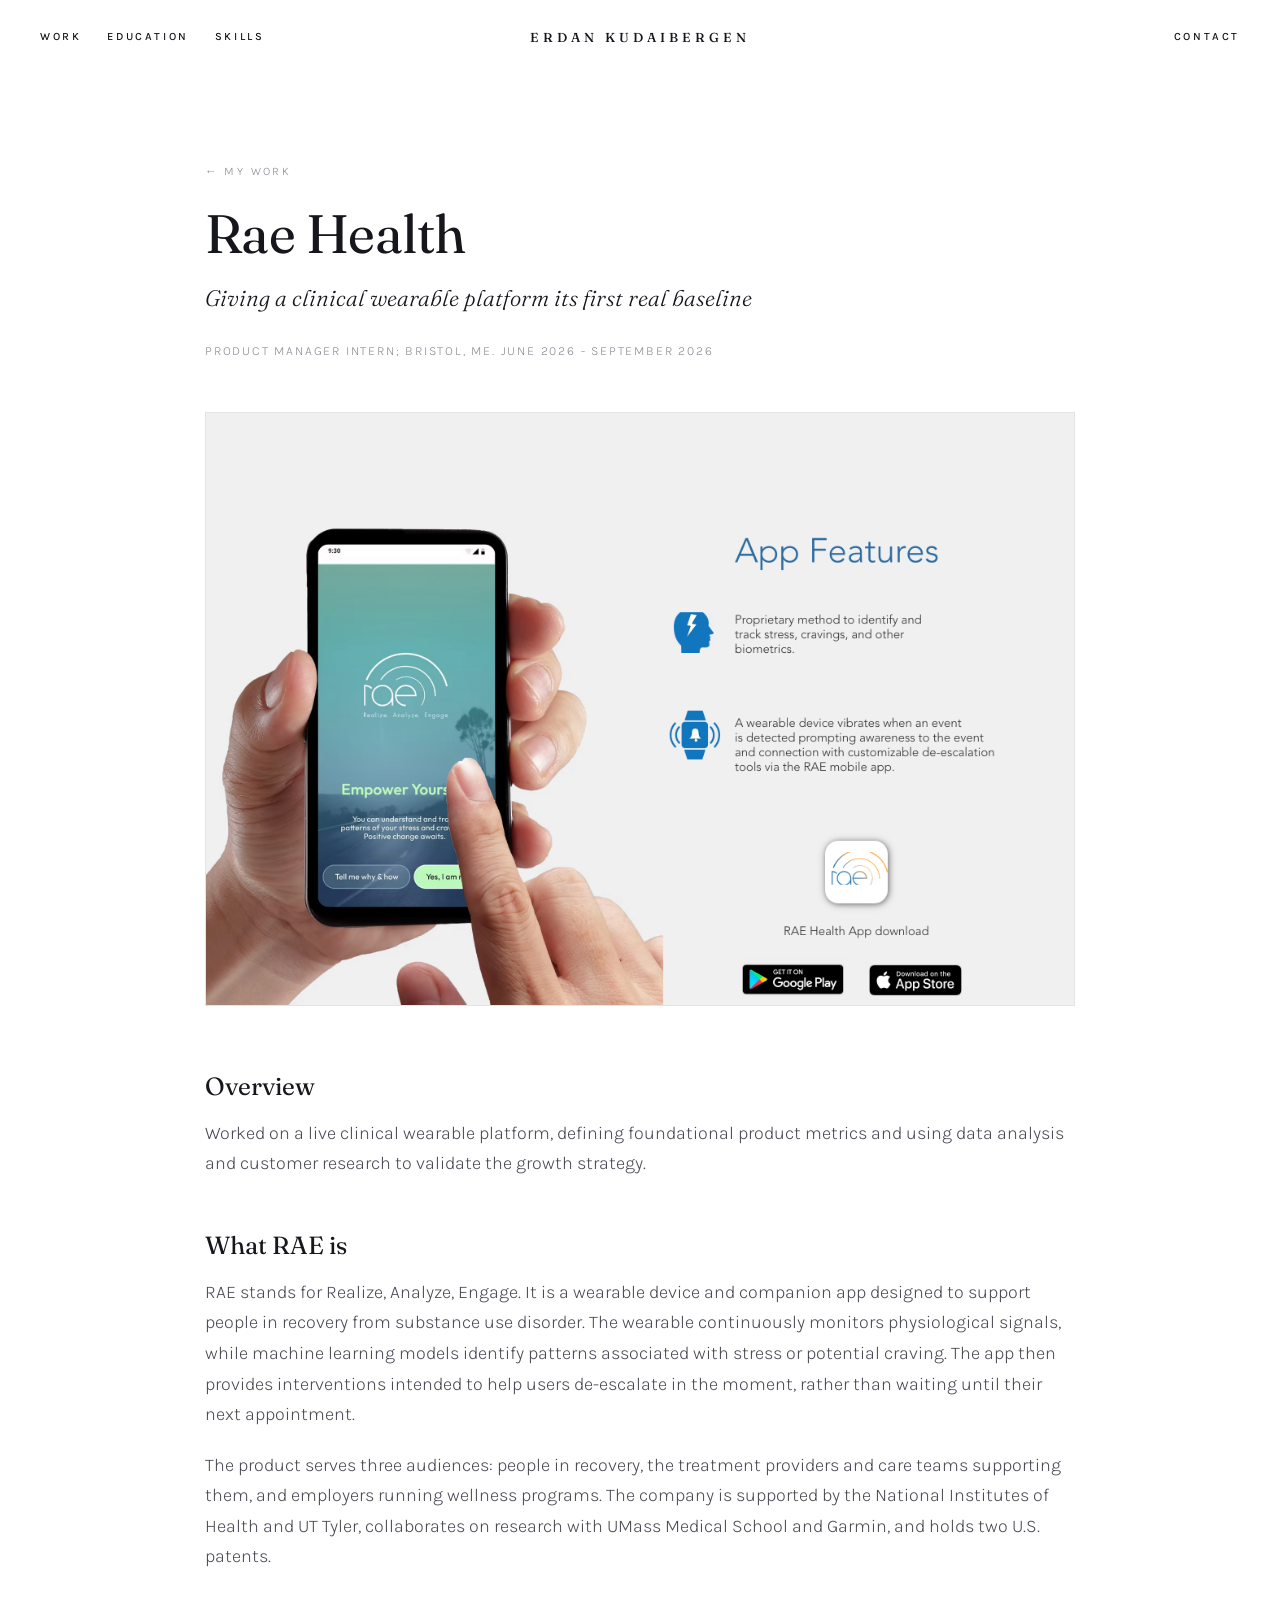
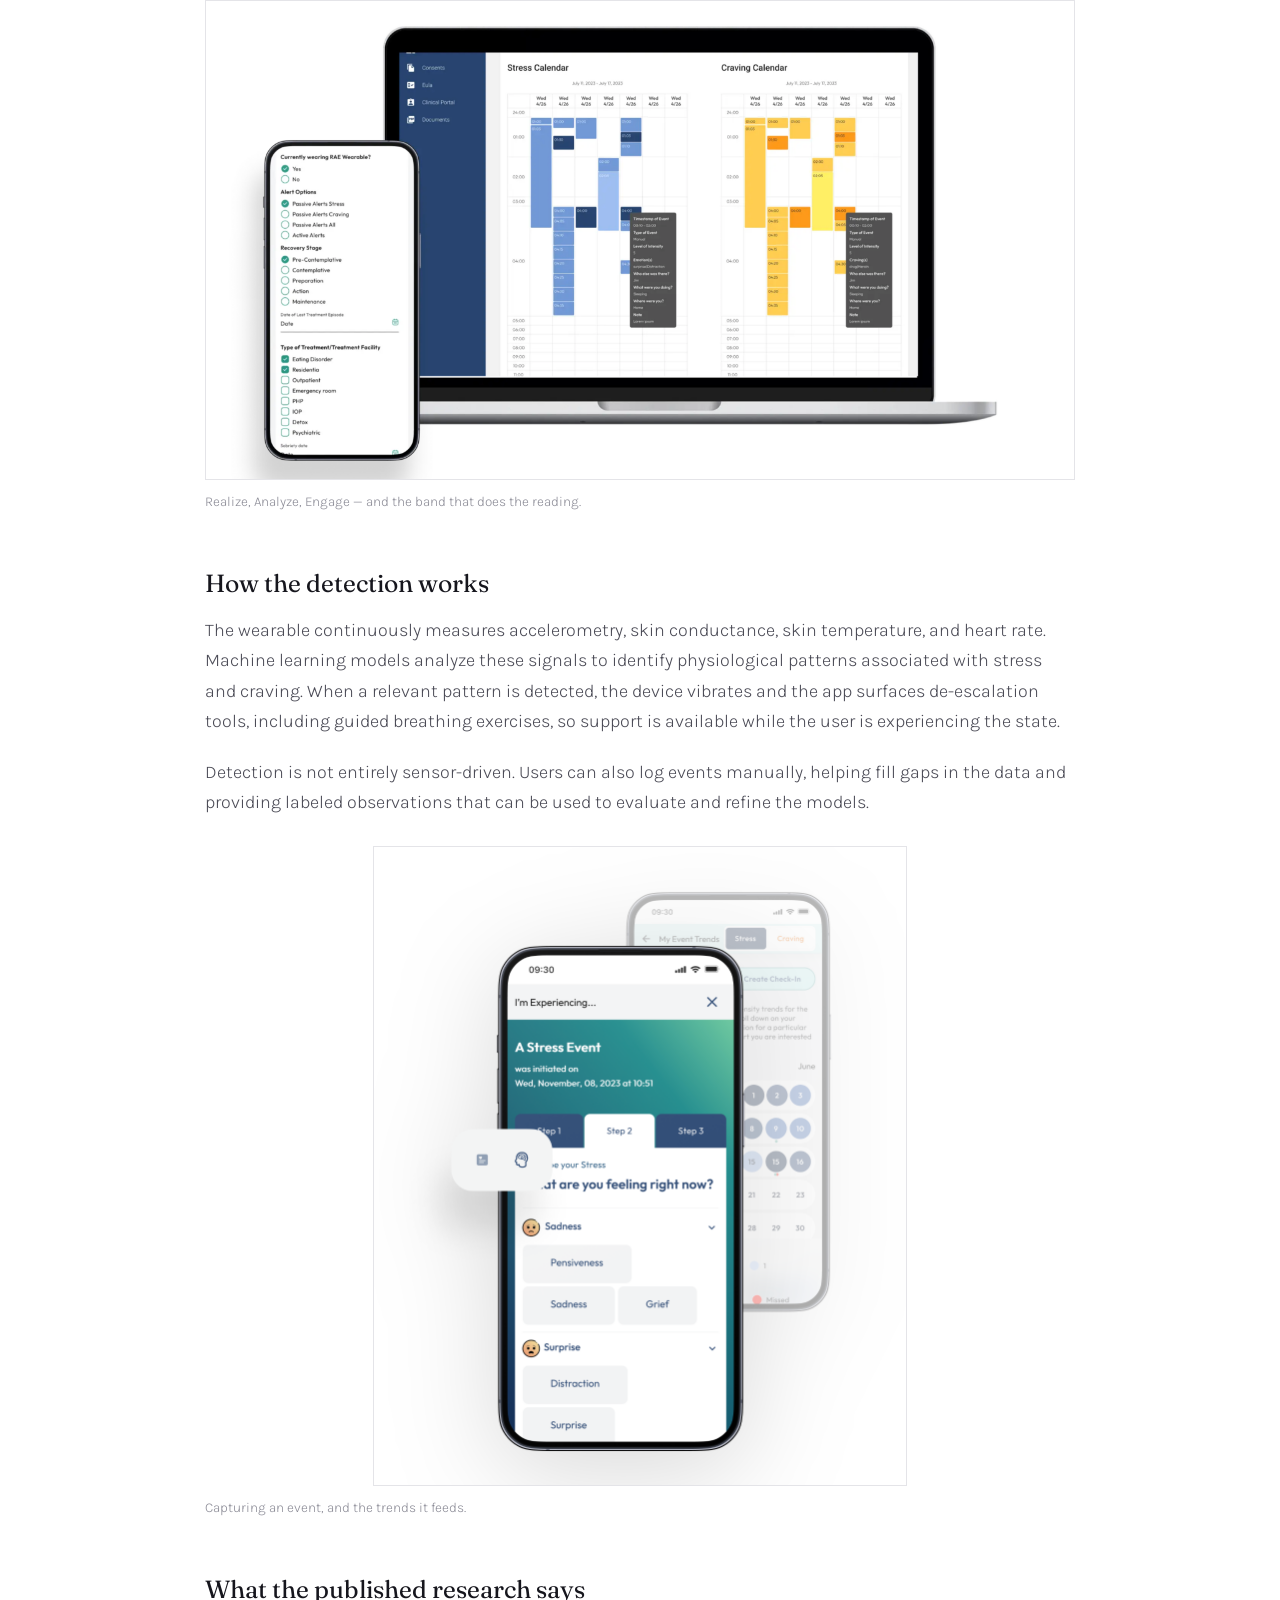
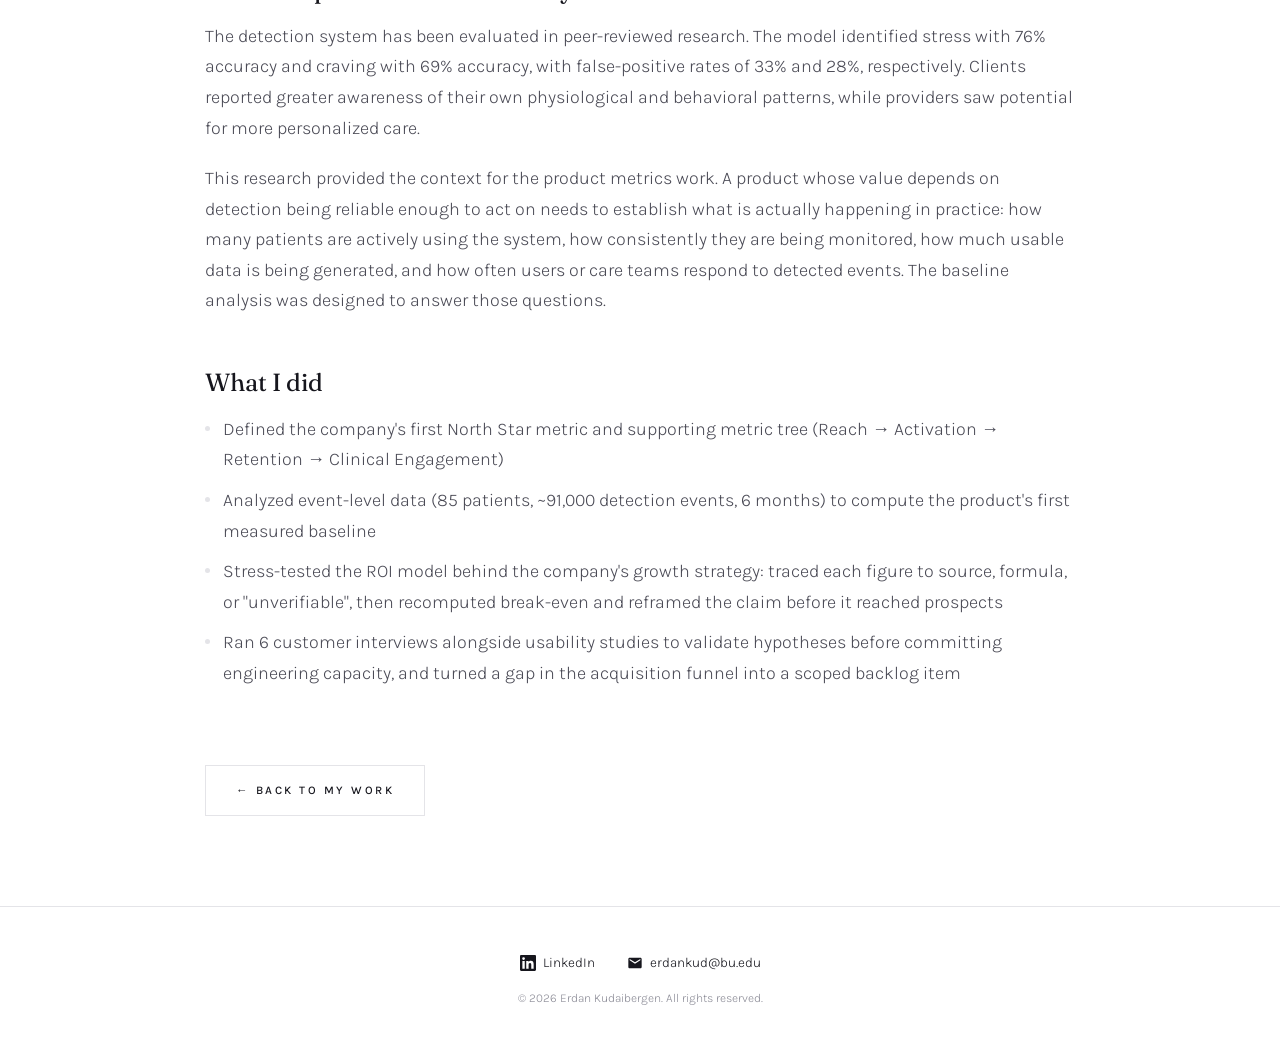
<file: work-rae-health.html>
<!DOCTYPE html>
<html lang="en">
<head>
    <meta charset="UTF-8">
    <meta name="viewport" content="width=device-width, initial-scale=1.0">
    <title>Rae Health — Erdan Kudaibergen</title>
    <link rel="preconnect" href="https://fonts.googleapis.com">
    <link rel="preconnect" href="https://fonts.gstatic.com" crossorigin>
    <link href="https://fonts.googleapis.com/css2?family=Fraunces:ital,opsz,wght@0,9..144,300..700;1,9..144,300..600&family=Karla:ital,wght@0,300..600;1,300..500&display=swap" rel="stylesheet">
    <link rel="stylesheet" href="style.css?v=9">
</head>
<body>

    <nav>
        <div class="nav-group nav-left">
            <a href="work.html">Work</a>
            <a href="education.html">Education</a>
            <a href="skills.html">Skills</a>
        </div>
        <a href="index.html" class="nav-center">Erdan Kudaibergen</a>
        <div class="nav-group nav-right">
            <a href="contact.html">Contact</a>
        </div>
    </nav>

    <div class="page">

    <header class="page-header detail-header">
        <a class="back-link" href="work.html">← My Work</a>
        <h1>Rae Health</h1>
        <p class="tagline">Giving a clinical wearable platform its first real baseline</p>
        <p class="detail-meta">Product Manager Intern; Bristol, ME. June 2026 - September 2026</p>
    </header>

    <figure class="detail-hero">
        <img src="Screenshot-2026-09-04-at-7.10.01-PM.png" alt="Rae Health">
    </figure>

    <div class="detail-body">
        <section class="detail-section">
            <h2>Overview</h2>
            <p>Worked on a live clinical wearable platform, defining foundational product metrics and using data analysis and customer research to validate the growth strategy.</p>
        </section>

        <section class="detail-section">
            <h2>What RAE is</h2>
            <p>RAE stands for Realize, Analyze, Engage. It is a wearable device and companion app designed to support people in recovery from substance use disorder. The wearable continuously monitors physiological signals, while machine learning models identify patterns associated with stress or potential craving. The app then provides interventions intended to help users de-escalate in the moment, rather than waiting until their next appointment.</p>
            <p>The product serves three audiences: people in recovery, the treatment providers and care teams supporting them, and employers running wellness programs. The company is supported by the National Institutes of Health and UT Tyler, collaborates on research with UMass Medical School and Garmin, and holds two U.S. patents.</p>
            <figure class="detail-figure">
                <img src="Screenshot-2026-09-05-at-6.32.27-PM.png" alt="The RAE Health site, showing the tagline “Realize. Analyze. Engage.” and the wearable band" loading="lazy">
                <figcaption>Realize, Analyze, Engage — and the band that does the reading.</figcaption>
            </figure>
        </section>

        <section class="detail-section">
            <h2>How the detection works</h2>
            <p>The wearable continuously measures accelerometry, skin conductance, skin temperature, and heart rate. Machine learning models analyze these signals to identify physiological patterns associated with stress and craving. When a relevant pattern is detected, the device vibrates and the app surfaces de-escalation tools, including guided breathing exercises, so support is available while the user is experiencing the state.</p>
            <p>Detection is not entirely sensor-driven. Users can also log events manually, helping fill gaps in the data and providing labeled observations that can be used to evaluate and refine the models.</p>
            <figure class="detail-figure">
                <img src="Screenshot-2026-09-05-at-6.29.13-PM.png" alt="The RAE app capturing a stress event step by step, next to a calendar of event trends" loading="lazy">
                <figcaption>Capturing an event, and the trends it feeds.</figcaption>
            </figure>
        </section>

        <section class="detail-section">
            <h2>What the published research says</h2>
            <p>The detection system has been evaluated in peer-reviewed research. The model identified stress with 76% accuracy and craving with 69% accuracy, with false-positive rates of 33% and 28%, respectively. Clients reported greater awareness of their own physiological and behavioral patterns, while providers saw potential for more personalized care.</p>
            <p>This research provided the context for the product metrics work. A product whose value depends on detection being reliable enough to act on needs to establish what is actually happening in practice: how many patients are actively using the system, how consistently they are being monitored, how much usable data is being generated, and how often users or care teams respond to detected events.

The baseline analysis was designed to answer those questions.</p>
        </section>

        <section class="detail-section">
            <h2>What I did</h2>
            <ul>
                <li>Defined the company's first North Star metric and supporting metric tree (Reach → Activation → Retention → Clinical Engagement)</li>
                <li>Analyzed event-level data (85 patients, ~91,000 detection events, 6 months) to compute the product's first measured baseline</li>
                <li>Stress-tested the ROI model behind the company's growth strategy: traced each figure to source, formula, or "unverifiable", then recomputed break-even and reframed the claim before it reached prospects</li>
                <li>Ran 6 customer interviews alongside usability studies to validate hypotheses before committing engineering capacity, and turned a gap in the acquisition funnel into a scoped backlog item</li>
            </ul>
        </section>
    </div>

    <div class="detail-footer">
        <a class="btn btn-quiet" href="work.html">← Back to My Work</a>
    </div>
    </div>

    <footer>
        <div class="footer-links">
            <a href="https://www.linkedin.com/in/erdan-kudaibergen/" target="_blank" rel="noopener">
                <svg width="16" height="16" viewBox="0 0 24 24" fill="currentColor"><path d="M20.447 20.452h-3.554v-5.569c0-1.328-.027-3.037-1.852-3.037-1.853 0-2.136 1.445-2.136 2.939v5.667H9.351V9h3.414v1.561h.046c.477-.9 1.637-1.85 3.37-1.85 3.601 0 4.267 2.37 4.267 5.455v6.286zM5.337 7.433a2.062 2.062 0 01-2.063-2.065 2.064 2.064 0 112.063 2.065zm1.782 13.019H3.555V9h3.564v11.452zM22.225 0H1.771C.792 0 0 .774 0 1.729v20.542C0 23.227.792 24 1.771 24h20.451C23.2 24 24 23.227 24 22.271V1.729C24 .774 23.2 0 22.222 0h.003z"/></svg>
                LinkedIn
            </a>
            <a href="mailto:erdankud@bu.edu">
                <svg width="16" height="16" viewBox="0 0 24 24" fill="currentColor"><path d="M20 4H4c-1.1 0-2 .9-2 2v12c0 1.1.9 2 2 2h16c1.1 0 2-.9 2-2V6c0-1.1-.9-2-2-2zm0 4l-8 5-8-5V6l8 5 8-5v2z"/></svg>
                erdankud@bu.edu
            </a>
        </div>
        <p class="copyright">© 2026 Erdan Kudaibergen. All rights reserved.</p>
    </footer>

    <script src="transitions.js?v=9"></script>
</body>
</html>
</file>
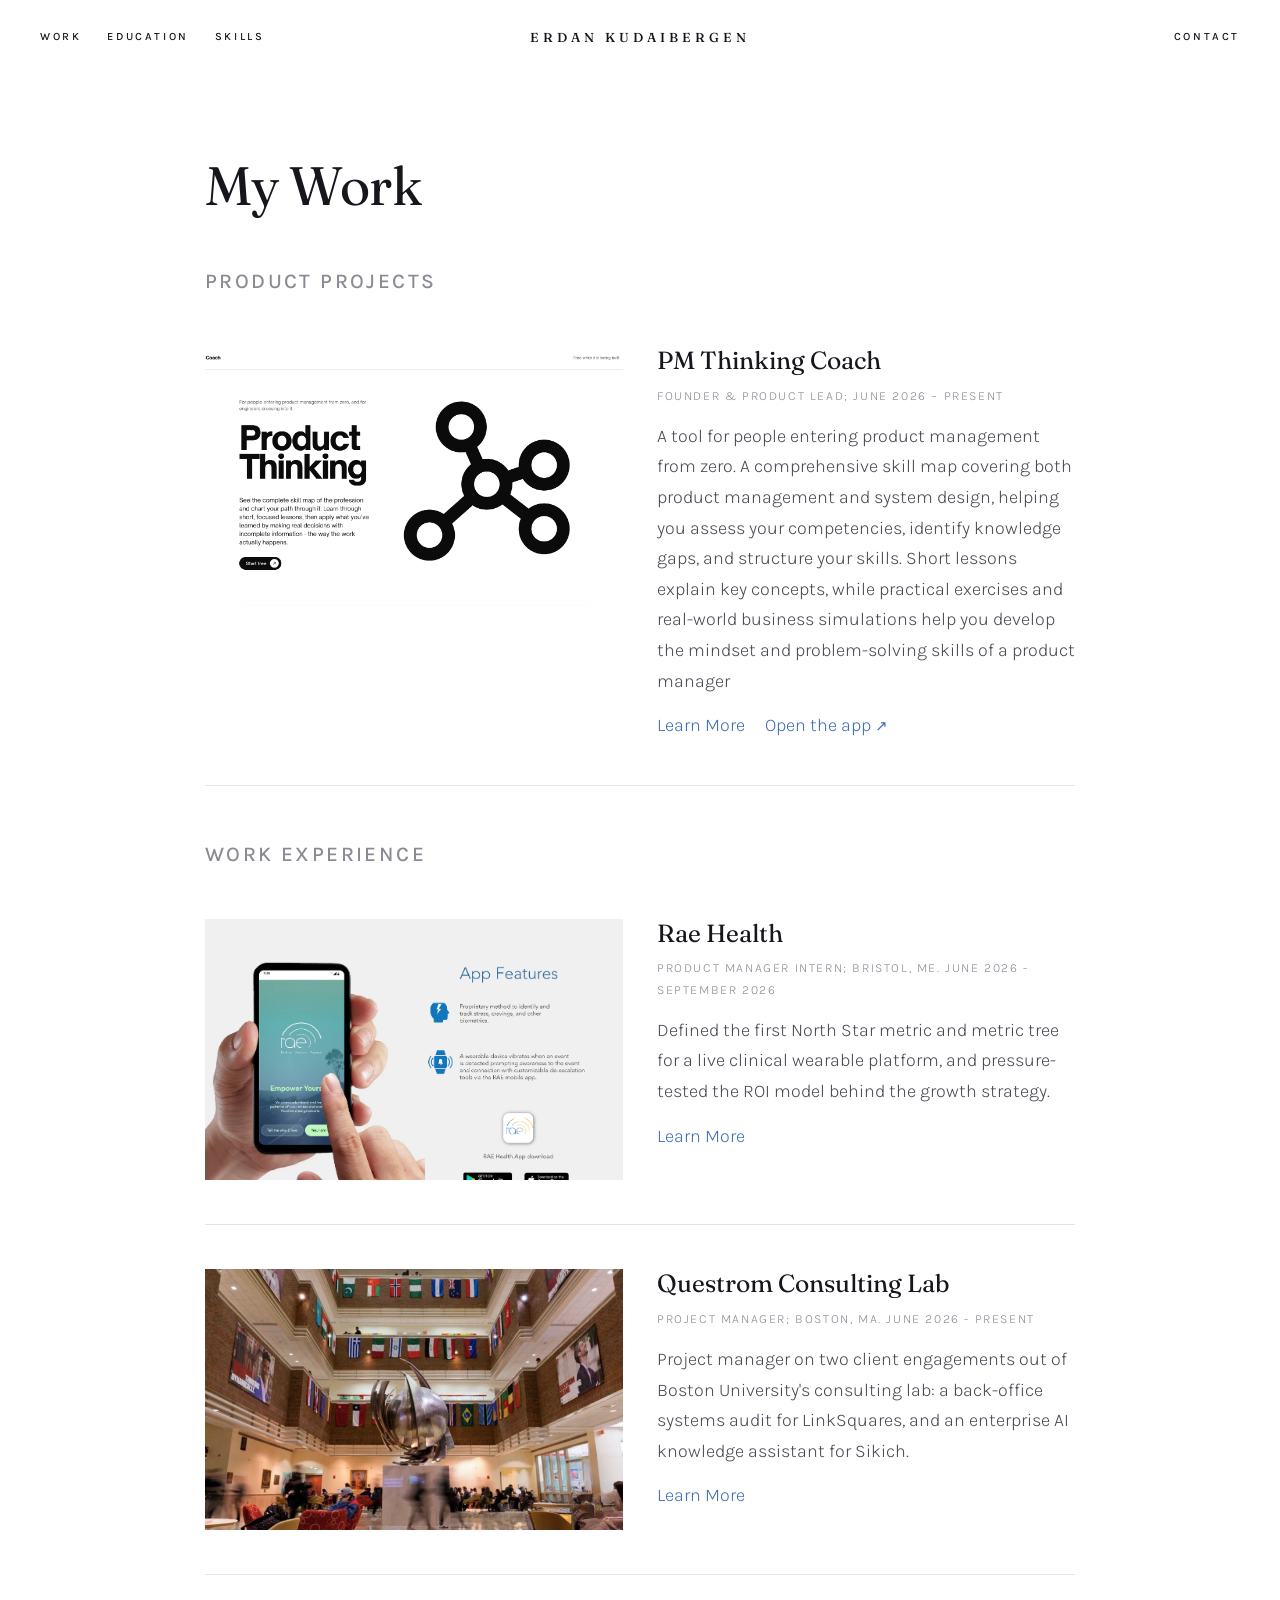
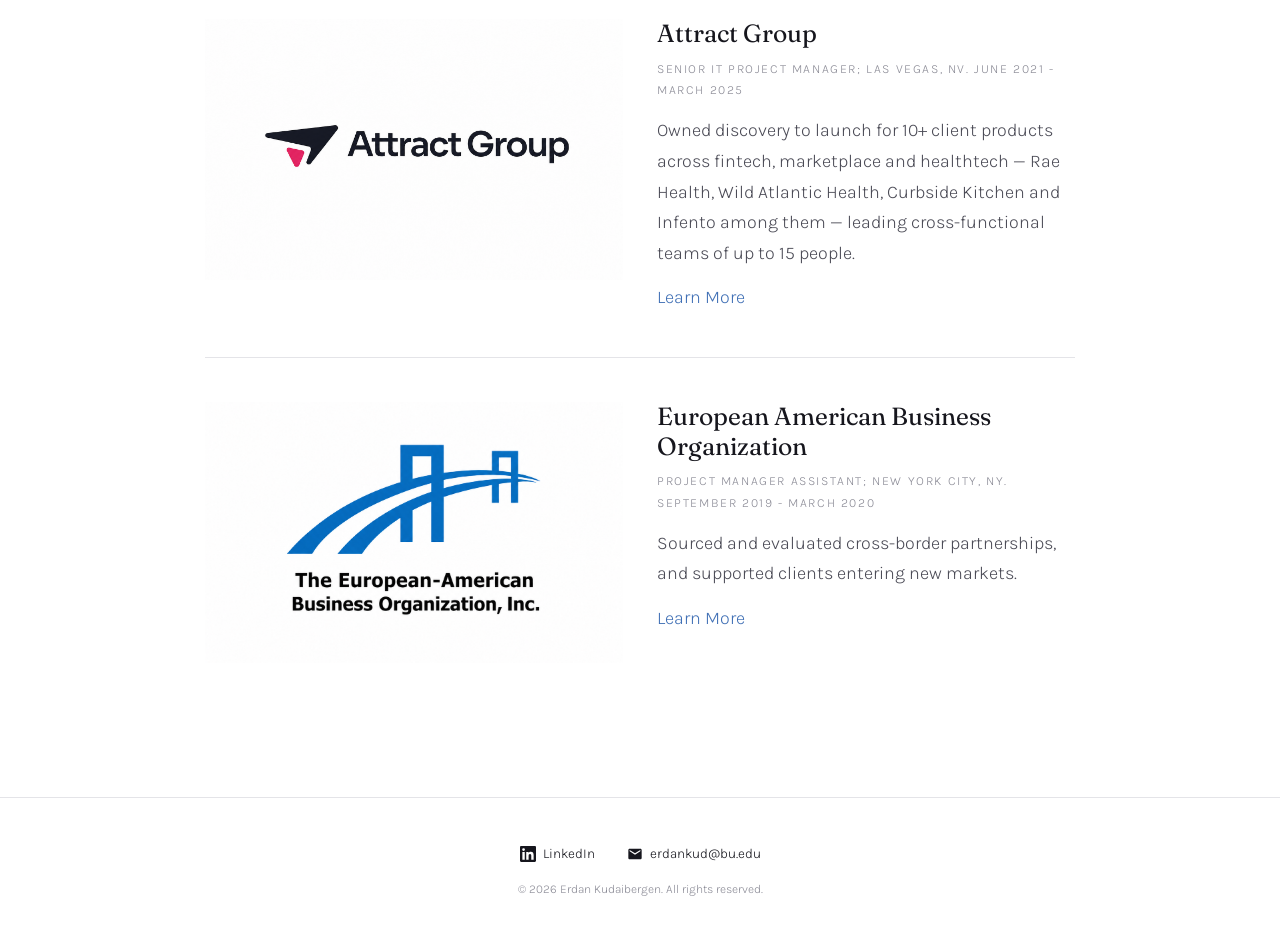
<file: work.html>
<!DOCTYPE html>
<html lang="en">
<head>
    <meta charset="UTF-8">
    <meta name="viewport" content="width=device-width, initial-scale=1.0">
    <title>My Work — Erdan Kudaibergen</title>
    <link rel="preconnect" href="https://fonts.googleapis.com">
    <link rel="preconnect" href="https://fonts.gstatic.com" crossorigin>
    <link href="https://fonts.googleapis.com/css2?family=Fraunces:ital,opsz,wght@0,9..144,300..700;1,9..144,300..600&family=Karla:ital,wght@0,300..600;1,300..500&display=swap" rel="stylesheet">
    <link rel="stylesheet" href="style.css?v=9">
</head>
<body>

    <nav>
        <div class="nav-group nav-left">
            <a href="work.html">Work</a>
            <a href="education.html">Education</a>
            <a href="skills.html">Skills</a>
        </div>
        <a href="index.html" class="nav-center">Erdan Kudaibergen</a>
        <div class="nav-group nav-right">
            <a href="contact.html">Contact</a>
        </div>
    </nav>

    <div class="page">

    <header class="page-header">
        <h1>My Work</h1>
    </header>

    <section class="cards">
        <h2 class="group-heading">Product Projects</h2>
            <article class="card">
                <div class="card-media">
                    <img src="Screenshot-2026-09-10-at-3.44.05-PM.png" alt="The Skills Map: 71 skill cards arranged in six sectors and three rings, with a red line marking how far the learner has got" loading="lazy">
                </div>
                <div class="card-body">
                    <h3>PM Thinking Coach</h3>
                    <p class="card-meta">Founder &amp; Product Lead; June 2026 – Present</p>
                    <p class="card-summary">A tool for people entering product management from zero. A comprehensive skill map covering both product management and system design, helping you assess your competencies, identify knowledge gaps, and structure your skills. Short lessons explain key concepts, while practical exercises and real-world business simulations help you develop the mindset and problem-solving skills of a product manager</p>
                    <p class="card-links">
                        <a class="learn-more" href="work-pm-thinking-coach.html">Learn More</a>
                        <a class="learn-more external" href="https://pmcoach.onrender.com/" target="_blank" rel="noopener">Open the app</a>
                    </p>
                </div>
            </article>
        <h2 class="group-heading">Work Experience</h2>
            <article class="card">
                <div class="card-media">
                    <img src="Screenshot-2026-09-04-at-7.10.01-PM.png" alt="Rae Health" loading="lazy">
                </div>
                <div class="card-body">
                    <h3>Rae Health</h3>
                    <p class="card-meta">Product Manager Intern; Bristol, ME. June 2026 - September 2026</p>
                    <p class="card-summary">Defined the first North Star metric and metric tree for a live clinical wearable platform, and pressure-tested the ROI model behind the growth strategy.</p>
                    <p class="card-links">
                        <a class="learn-more" href="work-rae-health.html">Learn More</a>
                    </p>
                </div>
            </article>
            <article class="card">
                <div class="card-media">
                    <img src="Screenshot-2026-09-04-at-7.14.07-PM.png" alt="Questrom Consulting Lab" loading="lazy">
                </div>
                <div class="card-body">
                    <h3>Questrom Consulting Lab</h3>
                    <p class="card-meta">Project Manager; Boston, MA. June 2026 - Present</p>
                    <p class="card-summary">Project manager on two client engagements out of Boston University's consulting lab: a back-office systems audit for LinkSquares, and an enterprise AI knowledge assistant for Sikich.</p>
                    <p class="card-links">
                        <a class="learn-more" href="work-questrom-consulting-lab.html">Learn More</a>
                    </p>
                </div>
            </article>
            <article class="card">
                <div class="card-media">
                    <img src="ChatGPT-Image-Sep-5--2026--04_28_10-PM.png" alt="Attract Group" loading="lazy">
                </div>
                <div class="card-body">
                    <h3>Attract Group</h3>
                    <p class="card-meta">Senior IT Project Manager; Las Vegas, NV. June 2021 - March 2025</p>
                    <p class="card-summary">Owned discovery to launch for 10+ client products across fintech, marketplace and healthtech — Rae Health, Wild Atlantic Health, Curbside Kitchen and Infento among them — leading cross-functional teams of up to 15 people.</p>
                    <p class="card-links">
                        <a class="learn-more" href="work-attract-group.html">Learn More</a>
                    </p>
                </div>
            </article>
            <article class="card">
                <div class="card-media">
                    <img src="ChatGPT-Image-Sep-5--2026--04_19_22-PM.png" alt="European American Business Organization" loading="lazy">
                </div>
                <div class="card-body">
                    <h3>European American Business Organization</h3>
                    <p class="card-meta">Project Manager Assistant; New York City, NY. September 2019 - March 2020</p>
                    <p class="card-summary">Sourced and evaluated cross-border partnerships, and supported clients entering new markets.</p>
                    <p class="card-links">
                        <a class="learn-more" href="work-european-american-business-organization.html">Learn More</a>
                    </p>
                </div>
            </article>
    </section>
    </div>

    <footer>
        <div class="footer-links">
            <a href="https://www.linkedin.com/in/erdan-kudaibergen/" target="_blank" rel="noopener">
                <svg width="16" height="16" viewBox="0 0 24 24" fill="currentColor"><path d="M20.447 20.452h-3.554v-5.569c0-1.328-.027-3.037-1.852-3.037-1.853 0-2.136 1.445-2.136 2.939v5.667H9.351V9h3.414v1.561h.046c.477-.9 1.637-1.85 3.37-1.85 3.601 0 4.267 2.37 4.267 5.455v6.286zM5.337 7.433a2.062 2.062 0 01-2.063-2.065 2.064 2.064 0 112.063 2.065zm1.782 13.019H3.555V9h3.564v11.452zM22.225 0H1.771C.792 0 0 .774 0 1.729v20.542C0 23.227.792 24 1.771 24h20.451C23.2 24 24 23.227 24 22.271V1.729C24 .774 23.2 0 22.222 0h.003z"/></svg>
                LinkedIn
            </a>
            <a href="mailto:erdankud@bu.edu">
                <svg width="16" height="16" viewBox="0 0 24 24" fill="currentColor"><path d="M20 4H4c-1.1 0-2 .9-2 2v12c0 1.1.9 2 2 2h16c1.1 0 2-.9 2-2V6c0-1.1-.9-2-2-2zm0 4l-8 5-8-5V6l8 5 8-5v2z"/></svg>
                erdankud@bu.edu
            </a>
        </div>
        <p class="copyright">© 2026 Erdan Kudaibergen. All rights reserved.</p>
    </footer>

    <script src="transitions.js?v=9"></script>
</body>
</html>
</file>
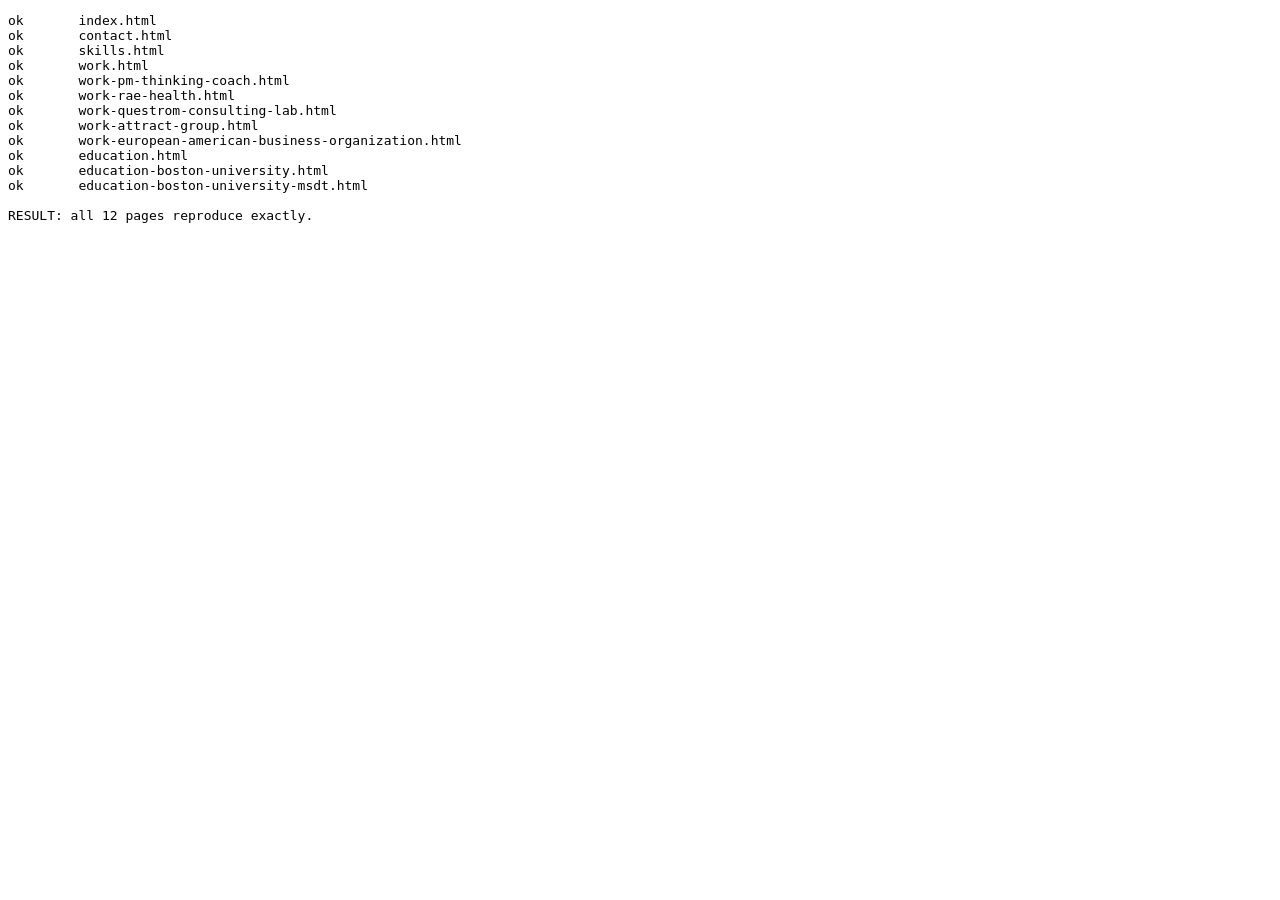
<file: admin/verify.html>
<!DOCTYPE html>
<html lang="en">
<head><meta charset="UTF-8"><title>Template check</title></head>
<body>
<pre id="out">running…</pre>
<script type="module">
import { buildAll } from "./templates.js";

const out = document.getElementById("out");
const lines = [];

try {
  const content = await (await fetch("../content.json")).json();
  const built = buildAll(content);
  let failures = 0;

  for (const page of Object.keys(built)) {
    if (page.endsWith(".json")) continue;

    const res = await fetch("../" + page);
    if (!res.ok) {
      failures++;
      lines.push("MISSING  " + page + "  (generated, but not in the repository)");
      continue;
    }
    const expected = await res.text();
    const actual = built[page];

    if (expected === actual) {
      lines.push("ok       " + page);
      continue;
    }
    failures++;
    lines.push("DIFF     " + page);
    const a = expected.split("\n");
    const b = actual.split("\n");
    let shown = 0;
    for (let i = 0; i < Math.max(a.length, b.length) && shown < 8; i++) {
      if (a[i] !== b[i]) {
        shown++;
        lines.push("  line " + (i + 1));
        lines.push("    published: " + JSON.stringify(a[i] ?? "(missing)"));
        lines.push("    generated: " + JSON.stringify(b[i] ?? "(missing)"));
      }
    }
  }

  lines.push("");
  lines.push(
    failures
      ? failures + " page(s) differ."
      : "RESULT: all " + (Object.keys(built).length - 1) + " pages reproduce exactly."
  );
} catch (err) {
  lines.push("ERROR: " + (err && err.message ? err.message : String(err)));
}

out.textContent = lines.join("\n");
</script>
</body>
</html>
</file>
<file: style.css>
/* Erdan Kudaibergen — portfolio
   Layout follows one measurement: a single centred column, and the photo is
   exactly as wide as the text in it. Nothing on a page is wider than --col. */

*, *::before, *::after { margin: 0; padding: 0; box-sizing: border-box; }

:root {
    --ink: #16161d;
    --body: #4a4a55;
    --muted: #8a8a95;
    --line: #e4e4e8;
    --bg: #fff;
    --accent: #3f6fb5;

    --col: 870px;          /* the content column — text and images share it */
    --gutter: 40px;
    --card-gap: 34px;      /* between a card's image and its text */

    --serif: 'Fraunces', 'Iowan Old Style', Georgia, serif;
    --sans: 'Karla', -apple-system, BlinkMacSystemFont, 'Segoe UI', sans-serif;
}

html { scroll-behavior: smooth; }

body {
    font-family: var(--sans);
    font-size: 18px;
    line-height: 1.7;
    font-weight: 300;
    color: var(--body);
    background: var(--bg);
    -webkit-font-smoothing: antialiased;
    text-rendering: optimizeLegibility;
}

/* ------------------------------------------------------------------ nav */

nav {
    position: sticky;
    top: 0;
    z-index: 50;
    display: grid;
    grid-template-columns: 1fr auto 1fr;
    align-items: center;
    gap: 24px;
    padding: 26px var(--gutter);
    background: rgba(255, 255, 255, 0.92);
    backdrop-filter: blur(10px);
}

nav a {
    text-decoration: none;
    color: var(--ink);
    font-size: 11px;
    letter-spacing: 2.6px;
    text-transform: uppercase;
    font-weight: 500;
    transition: opacity 0.25s;
}

nav a:hover { opacity: 0.55; }

.nav-group { display: flex; gap: 26px; }
.nav-right { justify-content: flex-end; }

.nav-center {
    font-family: var(--serif);
    font-size: 13px;
    letter-spacing: 4px;
    white-space: nowrap;
}

/* --------------------------------------------------- page + transitions */

.page {
    max-width: calc(var(--col) + var(--gutter) * 2);
    margin: 0 auto;
    padding: 0 var(--gutter);
}

/* Content rises into place on load, and leaves the same way on navigation.
   transitions.js adds .is-leaving; without JS the page simply appears. */
.page {
    animation: enter 0.55s cubic-bezier(0.22, 0.61, 0.36, 1) both;
}

body.is-leaving .page {
    animation: leave 0.22s ease-in both;
}

@keyframes enter {
    from { opacity: 0; transform: translateY(14px); }
    to   { opacity: 1; transform: none; }
}

@keyframes leave {
    from { opacity: 1; transform: none; }
    to   { opacity: 0; transform: translateY(-8px); }
}

@media (prefers-reduced-motion: reduce) {
    html { scroll-behavior: auto; }
    .page, body.is-leaving .page { animation: none; }
}

/* ----------------------------------------------------------- typography */

h1, h2, h3, h4 {
    font-family: var(--serif);
    font-weight: 400;
    color: var(--ink);
    line-height: 1.2;
}

h1 { font-size: clamp(2.4rem, 4.6vw, 3.375rem); letter-spacing: -0.01em; }

/* Every section heading on a page is the same size — Current Work and
   Previous Work included. */
h2 { font-size: clamp(1.75rem, 2.6vw, 2.125rem); }
h3 { font-size: 1.55rem; }

p { margin-bottom: 1.1em; }
p:last-child { margin-bottom: 0; }

a { color: var(--accent); }

.rule {
    border: none;
    border-top: 1px solid var(--line);
    margin: 0;
}

/* ----------------------------------------------------------------- home */

.hero { padding: 90px 0 80px; }

.hero h1 { margin-bottom: 34px; }

.hero .intro {
    font-family: var(--serif);
    font-style: italic;
    font-size: clamp(1.25rem, 2vw, 1.75rem);
    line-height: 1.55;
    color: var(--ink);
    margin-bottom: 26px;
}

.hero .personal { margin-bottom: 0; }

.hero-photo { margin-top: 56px; }

/* The photo fills the column, so it is exactly as wide as the text above it. */
.hero-photo img {
    width: 100%;
    height: auto;
    display: block;
}

.prose { padding: 74px 0; }
.prose h2 { margin-bottom: 22px; }
.prose h2 ~ h2 { margin-top: 56px; }

/* ---------------------------------------------------------------- buttons */

.btn {
    display: inline-flex;
    align-items: center;
    gap: 10px;
    background: var(--ink);
    color: #fff;
    text-decoration: none;
    font-size: 0.72rem;
    letter-spacing: 2.5px;
    text-transform: uppercase;
    font-weight: 500;
    padding: 15px 30px;
    border: 1px solid var(--ink);
    transition: background 0.28s, color 0.28s;
    margin-top: 22px;
}

.btn:hover { background: transparent; color: var(--ink); }
.btn:hover svg { fill: var(--ink); }
.btn svg { flex-shrink: 0; }

.btn-quiet {
    background: transparent;
    color: var(--ink);
    border-color: var(--line);
}

.btn-quiet:hover { border-color: var(--ink); background: transparent; }

.button-row {
    display: flex;
    gap: 14px;
    flex-wrap: wrap;
}

/* ---------------------------------------------------------- page headers */

.page-header { padding: 80px 0 20px; }
.page-intro { margin-top: 18px; max-width: 62ch; }

.back-link {
    display: inline-block;
    font-size: 0.72rem;
    letter-spacing: 2.4px;
    text-transform: uppercase;
    text-decoration: none;
    color: var(--muted);
    margin-bottom: 20px;
    transition: color 0.25s;
}

.back-link:hover { color: var(--ink); }

/* ------------------------------------------------- collection index page */

.cards { padding-bottom: 90px; }

.group-heading {
    font-size: 1.3rem;
    color: var(--muted);
    font-family: var(--sans);
    font-weight: 500;
    text-transform: uppercase;
    letter-spacing: 2.4px;
    margin: 56px 0 8px;
}

.group-heading:first-child { margin-top: 30px; }

.card {
    display: grid;
    grid-template-columns: 1fr 1fr;
    gap: var(--card-gap);
    align-items: start;
    padding: 44px 0;
    border-bottom: 1px solid var(--line);
}

.card:last-child { border-bottom: none; }

/* Fixed aspect ratio, so a row of cards lines up regardless of the source
   image's own proportions. */
.card-media {
    aspect-ratio: 16 / 10;
    overflow: hidden;
    background: #f2f2f4;
}

.card-media img {
    width: 100%;
    height: 100%;
    object-fit: cover;
    display: block;
}

.card-media-empty {
    background: linear-gradient(135deg, #f4f4f6 0%, #ececed 100%);
}

.card-body h3 { margin-bottom: 10px; }

.card-meta {
    font-size: 0.78rem;
    letter-spacing: 1.6px;
    text-transform: uppercase;
    color: var(--muted);
    margin-bottom: 14px;
}

.card-summary { margin-bottom: 14px; }

.learn-more {
    display: inline-block;
    color: var(--accent);
    text-decoration: none;
    transition: opacity 0.25s;
}

.learn-more:hover { opacity: 0.65; }

/* Learn More and an outbound link sit on one line, separated rather than
   stacked, so a card keeps its height whether it has one link or two. */
.card-links {
    display: flex;
    flex-wrap: wrap;
    gap: 8px 20px;
    margin: 0;
}

/* The arrow marks the link as leaving the site. */
.learn-more.external::after {
    content: " ↗";
    font-size: 0.85em;
}

/* ----------------------------------------------------------- detail page */

.detail-header { padding-bottom: 10px; }

.tagline {
    font-family: var(--serif);
    font-style: italic;
    font-size: 1.4rem;
    line-height: 1.5;
    color: var(--ink);
    margin-top: 16px;
}

.detail-meta {
    font-size: 0.78rem;
    letter-spacing: 1.8px;
    text-transform: uppercase;
    color: var(--muted);
    margin-top: 14px;
}

.detail-hero { margin: 40px 0 10px; }

.detail-hero figcaption {
    font-size: 0.85rem;
    color: var(--muted);
    margin-top: 10px;
}

.detail-hero img {
    width: 100%;
    height: auto;
    display: block;
    border: 1px solid var(--line);
}

.detail-body { padding: 30px 0 20px; }

.detail-section { padding: 26px 0; }
.detail-section h2 { font-size: 1.55rem; margin-bottom: 16px; }

.detail-section ul { list-style: none; padding: 0; margin-top: 6px; }

.detail-section li {
    padding-left: 18px;
    position: relative;
    margin-bottom: 10px;
}

.detail-section li::before {
    content: "";
    position: absolute;
    left: 0;
    top: 12px;
    width: 5px;
    height: 5px;
    border-radius: 50%;
    background: var(--line);
}

.detail-figure { margin: 28px 0 4px; }

/* A portrait screenshot would run past 1300px tall in this column, so cap the
   height and let the image shrink to fit, centred. */
.detail-figure img {
    width: auto;
    max-width: 100%;
    max-height: 640px;
    height: auto;
    display: block;
    margin: 0 auto;
    border: 1px solid var(--line);
}

.detail-figure figcaption {
    font-size: 0.85rem;
    color: var(--muted);
    margin-top: 10px;
}

.detail-footer { padding: 20px 0 90px; }
.detail-footer .btn { margin-top: 0; }

/* ------------------------------------------------------------ skills page */

.skills-page { padding-bottom: 90px; }

.skill-scale {
    font-size: 0.85rem;
    color: var(--muted);
    margin-top: 10px;
}

.skill-group {
    padding-top: 44px;
    margin-top: 44px;
    border-top: 1px solid var(--line);
    /* The nav is sticky, so an anchored jump would land underneath it. */
    scroll-margin-top: 90px;
}

/* The summary already ends in a rule, so the first group must not draw its own.
   :first-of-type rather than :first-child, because the summary now precedes it. */
.skill-group:first-of-type { border-top: none; margin-top: 24px; padding-top: 0; }

/* The ratings at a glance, before any of the detail.
   Hairlines rather than a filled block: the earlier version let a grey ground
   show through 1px gaps, which breaks the moment two tiles differ in height. */
.skill-summary {
    display: grid;
    grid-template-columns: repeat(3, 1fr);
    column-gap: 32px;
    row-gap: 28px;
    padding: 30px 0;
    border-top: 1px solid var(--line);
    border-bottom: 1px solid var(--line);
    margin: 28px 0 8px;
}

.summary-tile {
    display: block;
    text-decoration: none;
    transition: opacity 0.25s;
}

.summary-tile:hover { opacity: 0.6; }

.summary-value {
    display: block;
    font-family: var(--serif);
    font-size: 2.75rem;
    line-height: 1;
    color: var(--ink);
    font-variant-numeric: tabular-nums;
    margin-bottom: 6px;
}

.summary-name {
    display: block;
    font-size: 0.78rem;
    letter-spacing: 1.6px;
    text-transform: uppercase;
    color: var(--muted);
    line-height: 1.4;
}

/* The heading carries the rating as a number: at this size a bar adds nothing
   the digits do not already say. */
.skill-group-head {
    display: flex;
    align-items: baseline;
    justify-content: space-between;
    gap: 20px;
    margin-bottom: 18px;
}

.skill-group h2 {
    font-size: 1.5rem;
    margin: 0;
}

.skill-average {
    font-family: var(--serif);
    font-size: 2.25rem;
    line-height: 1;
    color: var(--ink);
    font-variant-numeric: tabular-nums;
    flex-shrink: 0;
}

.skill-note {
    font-size: 0.9rem;
    color: var(--muted);
    margin-top: -8px;
    margin-bottom: 18px;
}

.skill-list { list-style: none; padding: 0; margin: 0; }

/* Name, bar, number — one grid so every bar starts and ends on the same line
   down the whole page, whatever the name's length. */
.skill-row {
    display: grid;
    grid-template-columns: minmax(0, 1fr) 200px 2.5ch;
    align-items: center;
    gap: 20px;
    padding: 9px 0;
    border-bottom: 1px solid #f0f0f2;
}

.skill-row:last-child { border-bottom: none; }

.skill-name { font-size: 0.95rem; color: var(--ink); }

.skill-meter {
    display: block;
    height: 5px;
    background: #ebebee;
    border-radius: 3px;
    overflow: hidden;
}

.skill-fill {
    display: block;
    height: 100%;
    background: var(--ink);
    border-radius: 3px;
}

.skill-value {
    font-size: 0.8rem;
    color: var(--muted);
    text-align: right;
    font-variant-numeric: tabular-nums;
}

/* A category with no levels is a list of names, so it reads as tags. */
.skill-group-plain .skill-list {
    display: flex;
    flex-wrap: wrap;
    gap: 8px;
}

.skill-group-plain .skill-row {
    display: inline-flex;
    padding: 7px 15px;
    border: 1px solid var(--line);
    border-radius: 999px;
    background: #fafafb;
}

.skill-group-plain .skill-name { font-size: 0.88rem; }

@media (max-width: 700px) {
    .skill-summary {
        grid-template-columns: repeat(2, 1fr);
        column-gap: 20px;
        row-gap: 22px;
        padding: 24px 0;
    }
    .summary-value { font-size: 2.1rem; }
    .skill-average { font-size: 1.9rem; }

    /* The bar drops under the name rather than squeezing both. */
    .skill-row {
        grid-template-columns: minmax(0, 1fr) 2.5ch;
        gap: 6px 14px;
        padding: 12px 0;
    }
    .skill-meter { grid-column: 1 / -1; }
    .skill-group-plain .skill-row { grid-template-columns: none; }
}

/* ---------------------------------------------------------------- footer */

footer {
    padding: 44px var(--gutter);
    text-align: center;
    border-top: 1px solid var(--line);
}

.footer-links {
    display: flex;
    justify-content: center;
    gap: 32px;
    flex-wrap: wrap;
    margin-bottom: 14px;
}

.footer-links a {
    display: inline-flex;
    align-items: center;
    gap: 7px;
    color: var(--ink);
    text-decoration: none;
    font-size: 0.85rem;
    transition: opacity 0.25s;
}

.footer-links a:hover { opacity: 0.6; }

.copyright { font-size: 0.75rem; color: var(--muted); margin: 0; }

/* ------------------------------------------------------------ responsive */

@media (max-width: 900px) {
    :root { --gutter: 24px; }

    nav { padding: 18px var(--gutter); gap: 14px; }
    .nav-group { gap: 16px; }
    nav a { font-size: 10px; letter-spacing: 1.8px; }
    .nav-center { font-size: 11px; letter-spacing: 2.5px; }

    .hero { padding: 56px 0 50px; }
    .hero-photo { margin-top: 40px; }
    .prose { padding: 54px 0; }
    .page-header { padding: 54px 0 16px; }

    /* Stack the card so the image keeps a usable size on a phone. */
    .card { grid-template-columns: 1fr; gap: 20px; padding: 34px 0; }
    .cards { padding-bottom: 60px; }
    .detail-footer { padding-bottom: 60px; }
}

@media (max-width: 600px) {
    nav {
        grid-template-columns: 1fr;
        justify-items: center;
        gap: 10px;
        text-align: center;
    }
    .nav-group { justify-content: center; }
    .nav-center { order: -1; font-size: 12px; }
}
</file>
<file: admin/admin.css>
*, *::before, *::after { margin: 0; padding: 0; box-sizing: border-box; }

:root {
    --ink: #1a1a2e;
    --muted: #6b7280;
    --line: #e2e4e9;
    --bg: #f6f7f9;
    --surface: #fff;
    --accent: #1a1a2e;
    --danger: #b42318;
    --ok: #067647;
    --warn: #92400e;
    --warn-bg: #fef3c7;
    --radius: 8px;
    --font: 'Inter', -apple-system, BlinkMacSystemFont, 'Segoe UI', Roboto, sans-serif;
}

body {
    font-family: var(--font);
    background: var(--bg);
    color: var(--ink);
    font-size: 14px;
    line-height: 1.6;
    -webkit-font-smoothing: antialiased;
}

/* Which view is shown depends on whether a token has been accepted. */
body[data-connected="false"] #editor,
body[data-connected="false"] .topbar-right { display: none; }
body[data-connected="true"] #signin { display: none; }

/* Topbar */
.topbar {
    display: flex;
    justify-content: space-between;
    align-items: center;
    gap: 16px;
    padding: 12px 24px;
    background: var(--surface);
    border-bottom: 1px solid var(--line);
    position: sticky;
    top: 0;
    z-index: 20;
}

.brand { display: flex; align-items: baseline; gap: 16px; }
.brand strong { font-size: 15px; letter-spacing: 0.2px; }
.brand a, .topbar-right { font-size: 13px; }
.brand a { color: var(--muted); text-decoration: none; }
.brand a:hover { color: var(--ink); }
.topbar-right { display: flex; align-items: center; gap: 12px; }

/* Sign-in */
.signin { display: flex; justify-content: center; padding: 48px 24px; }

.card-panel {
    background: var(--surface);
    border: 1px solid var(--line);
    border-radius: var(--radius);
    padding: 32px;
    width: 100%;
    max-width: 520px;
}

.card-panel h1 { font-size: 20px; font-weight: 600; margin-bottom: 8px; }
.lead { color: var(--muted); margin-bottom: 24px; }

/* Editor layout */
.editor {
    display: grid;
    grid-template-columns: minmax(0, 1fr) 300px;
    grid-template-areas: "tabs actions" "panels actions";
    gap: 0 24px;
    align-items: start;
    max-width: 1200px;
    margin: 0 auto;
    padding: 24px;
}

.tabs {
    grid-area: tabs;
    display: flex;
    gap: 4px;
    flex-wrap: wrap;
    margin-bottom: 16px;
}

.tab {
    background: transparent;
    border: 1px solid transparent;
    border-radius: var(--radius);
    padding: 8px 14px;
    font: inherit;
    font-size: 13px;
    color: var(--muted);
    cursor: pointer;
}

.tab:hover { color: var(--ink); background: rgba(0, 0, 0, 0.03); }
.tab.active { background: var(--surface); border-color: var(--line); color: var(--ink); font-weight: 500; }

.panels { grid-area: panels; min-width: 0; }
.panel { display: none; }

.panel.active {
    display: block;
    background: var(--surface);
    border: 1px solid var(--line);
    border-radius: var(--radius);
    padding: 24px;
}

/* Entry cards sit on the panel, so they need their own edge to stay legible. */
.panel .card { background: #fbfbfc; }

/* Actions rail */
.actions { grid-area: actions; }

.actions-inner {
    position: sticky;
    top: 80px;
    background: var(--surface);
    border: 1px solid var(--line);
    border-radius: var(--radius);
    padding: 20px;
    display: flex;
    flex-direction: column;
    gap: 16px;
}

/* Fields */
.field { margin-bottom: 18px; }
.field:last-child { margin-bottom: 0; }

label {
    display: block;
    font-size: 12px;
    font-weight: 500;
    letter-spacing: 0.3px;
    margin-bottom: 6px;
}

input[type="text"], input[type="password"], textarea, select {
    width: 100%;
    font: inherit;
    font-size: 14px;
    color: var(--ink);
    background: var(--surface);
    border: 1px solid var(--line);
    border-radius: 6px;
    padding: 9px 11px;
}

textarea { resize: vertical; line-height: 1.6; }

input:focus, textarea:focus, select:focus {
    outline: none;
    border-color: var(--ink);
    box-shadow: 0 0 0 3px rgba(26, 26, 46, 0.08);
}

input[type="file"] { font-size: 13px; color: var(--muted); margin-top: 8px; }

.hint { font-size: 12px; color: var(--muted); margin-top: 6px; line-height: 1.5; }
.muted { color: var(--muted); }
.empty { padding: 20px 0; }

.check { display: flex; align-items: center; gap: 8px; font-size: 13px; font-weight: 400; margin-bottom: 4px; }
.check input { width: auto; }

.row { display: flex; gap: 8px; }
.row select { flex: 1; }

hr { border: none; border-top: 1px solid var(--line); margin: 24px 0; }

/* Buttons */
button {
    font: inherit;
    font-size: 13px;
    border-radius: 6px;
    border: 1px solid var(--line);
    background: var(--surface);
    color: var(--ink);
    padding: 9px 14px;
    cursor: pointer;
}

button:hover:not(:disabled) { background: #f0f1f4; }
button:disabled { opacity: 0.45; cursor: not-allowed; }

button.primary {
    background: var(--accent);
    border-color: var(--accent);
    color: #fff;
    font-weight: 500;
    padding: 11px 16px;
}

button.primary:hover:not(:disabled) { background: #2c2c4a; }
button.ghost { background: transparent; }

button.icon {
    padding: 2px 8px;
    line-height: 1.4;
    font-size: 14px;
    color: var(--muted);
    background: transparent;
    border-color: transparent;
}

button.icon:hover:not(:disabled) { background: rgba(0, 0, 0, 0.06); color: var(--ink); }
button.icon.danger:hover:not(:disabled) { background: #fee4e2; color: var(--danger); }

button.add {
    width: 100%;
    border-style: dashed;
    color: var(--muted);
    padding: 10px;
    margin-top: 8px;
}

button.add:hover { color: var(--ink); border-color: var(--muted); }
button.add.small { padding: 7px; font-size: 12px; }

/* Entry cards */
.card {
    background: var(--surface);
    border: 1px solid var(--line);
    border-radius: var(--radius);
    margin-bottom: 8px;
}

.card summary {
    display: flex;
    align-items: center;
    justify-content: space-between;
    gap: 12px;
    padding: 12px 16px;
    cursor: pointer;
    list-style: none;
    font-weight: 500;
}

.card summary::-webkit-details-marker { display: none; }
.card summary::before { content: "▸"; color: var(--muted); font-size: 11px; }
.card[open] summary::before { content: "▾"; }
.card-title { flex: 1; min-width: 0; overflow: hidden; text-overflow: ellipsis; white-space: nowrap; }
.card-body { padding: 4px 16px 20px; border-top: 1px solid var(--line); }
.card-body .field:first-child { margin-top: 16px; }

.row-tools { display: flex; gap: 2px; flex-shrink: 0; }

.card-sub {
    font-size: 11px;
    color: var(--muted);
    font-weight: 400;
    white-space: nowrap;
    flex-shrink: 0;
}

/* Settings for a whole page, above that page's entries. */
.settings-card { margin-bottom: 20px; }

/* Sections nested inside an entry — indented so the nesting is readable. */
.nested {
    border-left: 2px solid var(--line);
    padding-left: 14px;
    margin-top: 8px;
}

.nested .card { background: var(--surface); }

.section-label {
    font-size: 12px;
    font-weight: 500;
    letter-spacing: 0.3px;
    margin: 22px 0 6px;
}

/* Indented rows in the preview picker mark detail pages under their section. */
#preview-page option { font-family: var(--font); }

/* String lists */
.sublist { display: flex; flex-direction: column; gap: 6px; }
.sublist-row { display: flex; gap: 6px; align-items: flex-start; }
.sublist-row textarea { flex: 1; }
.sublist-row .row-tools { flex-direction: column; padding-top: 4px; }

/* File field */
.file-current { display: flex; align-items: center; gap: 8px; flex-wrap: wrap; font-size: 13px; }
.file-current code { background: #eef0f3; padding: 2px 7px; border-radius: 4px; font-size: 12px; }
.file-current a { color: var(--muted); }

.badge {
    font-size: 11px;
    padding: 2px 8px;
    border-radius: 999px;
    background: #eef0f3;
    color: var(--muted);
}

.badge.warn { background: var(--warn-bg); color: var(--warn); font-weight: 500; text-align: center; }

/* Status messages */
.status { font-size: 13px; margin-top: 12px; line-height: 1.5; }
.status.error { color: var(--danger); }
.status.ok { color: var(--ok); }
.status.busy { color: var(--muted); }

/* Preview */
#preview-dialog {
    width: min(96vw, 1200px);
    height: 90vh;
    padding: 0;
    border: none;
    border-radius: var(--radius);
    overflow: hidden;
}

#preview-dialog::backdrop { background: rgba(0, 0, 0, 0.5); }

.preview-head {
    display: flex;
    justify-content: space-between;
    align-items: center;
    padding: 12px 16px;
    border-bottom: 1px solid var(--line);
    background: var(--surface);
}

#preview-frame { width: 100%; height: calc(90vh - 53px); border: none; background: #fff; }

@media (max-width: 900px) {
    .editor {
        grid-template-columns: 1fr;
        grid-template-areas: "tabs" "actions" "panels";
    }
    .actions-inner { position: static; }
}

/* ------------------------------------------------------- skills editor */

.skill-edit-list { display: flex; flex-direction: column; gap: 4px; }

/* Name, slider, number, tools — one grid so the sliders line up down the
   category however long the skill names are. */
.skill-edit-row {
    display: grid;
    grid-template-columns: minmax(0, 1fr) 150px 68px auto;
    align-items: center;
    gap: 10px;
}

.skill-edit-row input[type="range"] {
    width: 100%;
    accent-color: var(--ink);
    cursor: pointer;
}

.skill-edit-row input[type="range"]:disabled { opacity: 0.35; cursor: default; }

input.skill-num {
    width: 100%;
    text-align: center;
    font-variant-numeric: tabular-nums;
    padding: 7px 6px;
}

@media (max-width: 760px) {
    .skill-edit-row {
        grid-template-columns: minmax(0, 1fr) 68px auto;
        gap: 8px;
    }
    .skill-edit-row input[type="range"] { grid-column: 1 / -1; }
}
</file>
